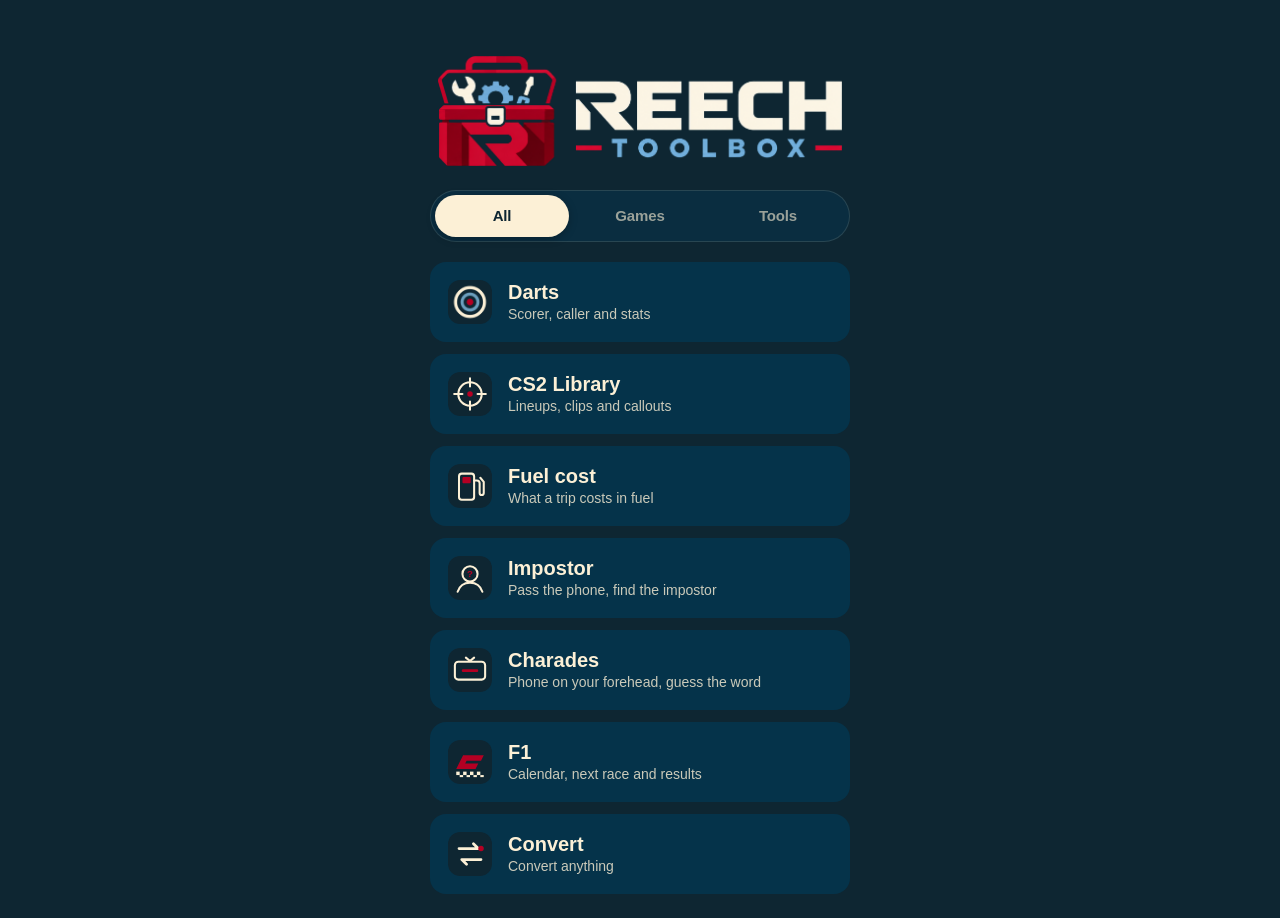
<file: index.html>
<!doctype html>
<html lang="en-GB">
  <head>
    <meta charset="utf-8" />
    <meta name="viewport" content="width=device-width, initial-scale=1, viewport-fit=cover" />
    <title>Reech's Toolbox</title>
    <meta name="theme-color" content="#0e2632" />
    <link rel="icon" href="./darts/icons/icon.svg" type="image/svg+xml" />
    <!-- Home-screen app: opens full screen, no browser bars (the manifest is at the site root) -->
    <link rel="manifest" href="./manifest.json" />
    <link rel="apple-touch-icon" href="./icons/icon-180.png" />
    <meta name="apple-mobile-web-app-capable" content="yes" />
    <meta name="mobile-web-app-capable" content="yes" />
    <meta name="apple-mobile-web-app-status-bar-style" content="black-translucent" />
    <meta name="apple-mobile-web-app-title" content="Reech" />

    <style>
      :root { color-scheme: dark; }

      * { box-sizing: border-box; }

      body {
        margin: 0;
        min-height: 100vh;
        min-height: 100dvh;
        display: grid;
        place-items: start center;
        padding: 24px;
        /* after the shorthand, so it isn't overridden: clear of the notch in home-screen mode */
        padding-top: max(56px, calc(env(safe-area-inset-top) + 32px));
        padding-bottom: calc(env(safe-area-inset-bottom) + 24px);
        background: #0e2632;
        color: #fcf0d6;
        font-family: -apple-system, BlinkMacSystemFont, "Segoe UI", Roboto, "Helvetica Neue", Helvetica, Arial, sans-serif;
      }

      main {
        width: 100%;
        max-width: 420px;
      }

      .toolbox-logo {
        display: block;
        width: 100%;
        height: auto;
        margin: 0 auto 24px;
        padding: 0 8px;
      }

      a {
        display: flex;
        align-items: center;
        gap: 16px;
        padding: 18px;
        border-radius: 16px;
        background: #b40023;
        color: inherit;
        text-decoration: none;
        transition:
          background-color 180ms ease,
          transform 180ms ease;
      }

      a:active { background: #710004; }

      a:focus-visible {
        outline: 2px solid #6b9ebd;
        outline-offset: 3px;
      }

      .t {
        display: block;
        font-size: 1.25rem;
        font-weight: 750;
      }

      .s {
        display: block;
        margin-top: 2px;
        font-size: 0.875rem;
        opacity: 0.8;
      }

      main a img {
        width: 44px;
        height: 44px;
        border-radius: 12px;
      }

      main a + a { margin-top: 12px; }

      a.cs { background: #05334a; }
      a.cs:hover { background: #063d58; }
      a.cs:active { background: #0e2632; }

      /* All / Games / Tools */
      .filter {
        display: flex;
        gap: 4px;
        margin: 0 0 20px;
        padding: 4px;
        border-radius: 999px;
        background: #0a2d40;
        border: 1px solid rgba(252, 240, 214, 0.12);
      }

      .filter button {
        flex: 1;
        min-height: 42px;
        border: 0;
        border-radius: 999px;
        background: none;
        color: rgba(252, 240, 214, 0.6);
        font: inherit;
        font-size: 0.9375rem;
        font-weight: 800;
        letter-spacing: -0.01em;
        cursor: pointer;
        transition: background 150ms, color 150ms;
      }

      .filter button:hover {
        color: #fcf0d6;
      }

      .filter button[aria-pressed="true"] {
        background: #fcf0d6;
        color: #0e2632;
        box-shadow: 0 2px 8px rgba(0, 0, 0, 0.25);
      }

      .filter button:focus-visible {
        outline: 2px solid #6b9ebd;
        outline-offset: 2px;
      }

      main a[hidden] {
        display: none;
      }

      main a:not([hidden]) ~ a:not([hidden]) {
        margin-top: 12px;
      }

      main a + a {
        margin-top: 0;
      }
    </style>
  </head>

  <body>
    <main>
      <img
        class="toolbox-logo"
        src="./logo.png"
        alt="Reech's Toolbox"
      />

      <div class="filter" role="group" aria-label="Show">
        <button type="button" data-show="all" aria-pressed="true">All</button>
        <button type="button" data-show="games" aria-pressed="false">Games</button>
        <button type="button" data-show="tools" aria-pressed="false">Tools</button>
      </div>

      <a class="cs" href="./darts/" data-kind="games">
        <img src="./darts/icons/icon-192.png" alt="" />
        <span>
          <span class="t">Darts</span>
          <span class="s">Scorer, caller and stats</span>
        </span>
      </a>

      <a class="cs" href="./cs2-library/" data-kind="tools">
        <img src="./cs2-library/icons/icon.svg" alt="" />
        <span>
          <span class="t">CS2 Library</span>
          <span class="s">Lineups, clips and callouts</span>
        </span>
      </a>

      <a class="cs" href="./fuel/" data-kind="tools">
        <img src="./fuel/icons/icon.svg" alt="" />
        <span>
          <span class="t">Fuel cost</span>
          <span class="s">What a trip costs in fuel</span>
        </span>
      </a>

      <a class="cs" href="./impostor/" data-kind="games">
        <img src="./impostor/icons/icon.svg" alt="" />
        <span>
          <span class="t">Impostor</span>
          <span class="s">Pass the phone, find the impostor</span>
        </span>
      </a>

      <a class="cs" href="./charades/" data-kind="games">
        <img src="./charades/icons/icon.svg" alt="" />
        <span>
          <span class="t">Charades</span>
          <span class="s">Phone on your forehead, guess the word</span>
        </span>
      </a>

      <a class="cs" href="./f1/" data-kind="tools">
        <img src="./f1/icons/icon.svg" alt="" />
        <span>
          <span class="t">F1</span>
          <span class="s">Calendar, next race and results</span>
        </span>
      </a>

      <a class="cs" href="./convert/" data-kind="tools">
        <img src="./convert/icons/icon.svg" alt="" />
        <span>
          <span class="t">Convert</span>
          <span class="s">Convert anything</span>
        </span>
      </a>
    </main>

    <script>
      // All / Games / Tools, remembered.
      (function () {
        var buttons = document.querySelectorAll(".filter button");

        function show(kind) {
          buttons.forEach(function (b) {
            b.setAttribute(
              "aria-pressed",
              String(b.dataset.show === kind)
            );
          });

          document.querySelectorAll("main a[data-kind]").forEach(function (a) {
            a.hidden =
              kind !== "all" &&
              a.dataset.kind !== kind;
          });

          try {
            localStorage.setItem("reechHub:show", kind);
          } catch (e) {}
        }

        buttons.forEach(function (b) {
          b.addEventListener("click", function () {
            show(b.dataset.show);
          });
        });

        var saved = "all";

        try {
          saved =
            localStorage.getItem("reechHub:show") ||
            "all";
        } catch (e) {}

        show(saved);
      })();
    </script>
  </body>
</html>
</file>
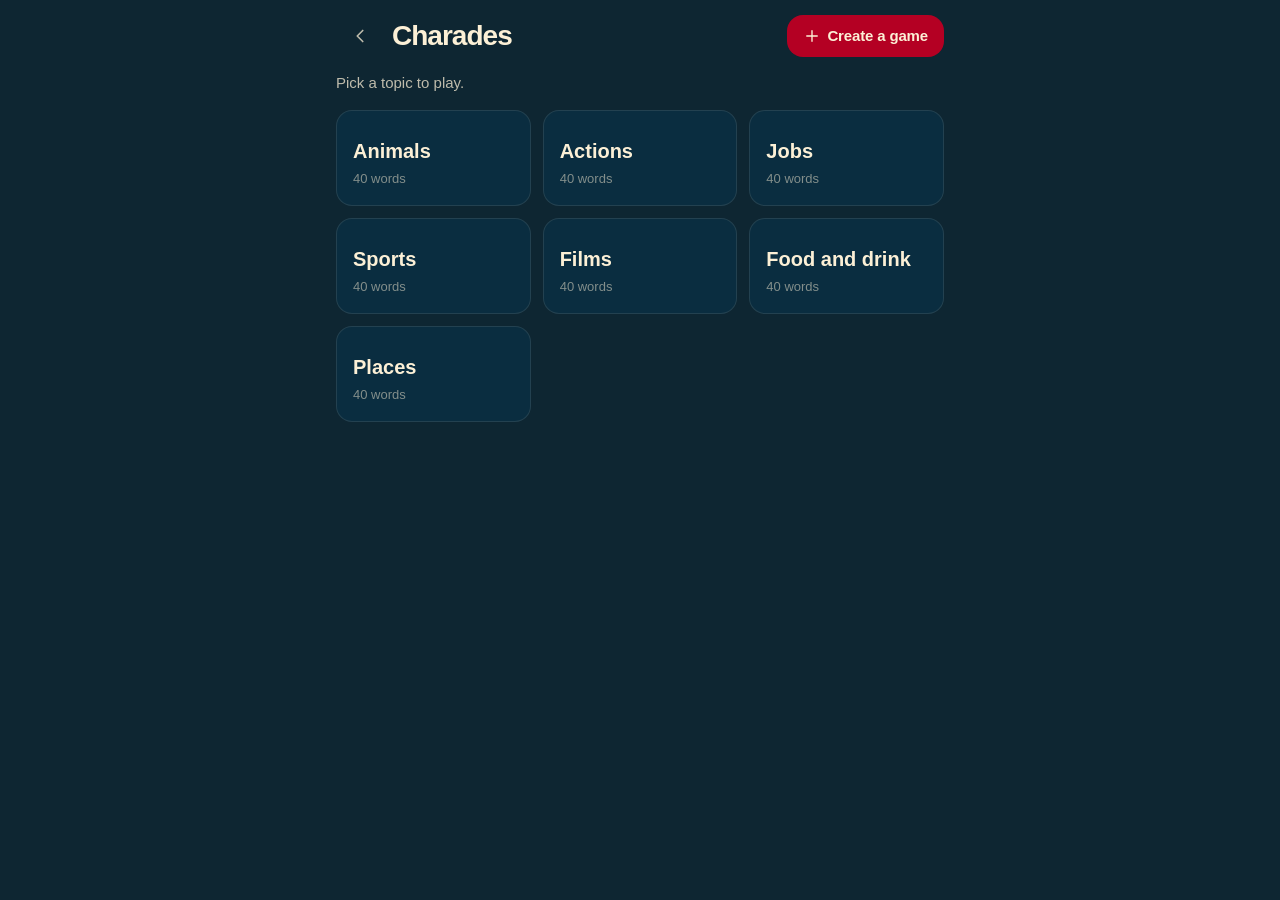
<file: charades/index.html>
<!doctype html>
<html lang="en-GB">
  <head>
    <meta charset="utf-8" />
    <meta name="viewport" content="width=device-width, initial-scale=1, viewport-fit=cover" />
    <title>Charades</title>
    <meta name="theme-color" content="#0e2632" />
    <link rel="icon" href="./icons/icon.svg" type="image/svg+xml" />
    <!-- Home-screen app: opens full screen, no browser bars (the manifest is at the site root) -->
    <link rel="manifest" href="../manifest.json" />
    <link rel="apple-touch-icon" href="../icons/icon-180.png" />
    <meta name="apple-mobile-web-app-capable" content="yes" />
    <meta name="mobile-web-app-capable" content="yes" />
    <meta name="apple-mobile-web-app-status-bar-style" content="black-translucent" />
    <meta name="apple-mobile-web-app-title" content="Reech" />
    <link rel="stylesheet" href="./css/tokens.css" />
    <link rel="stylesheet" href="./css/base.css" />
    <link rel="stylesheet" href="./css/components.css" />
    <link rel="stylesheet" href="./css/app.css" />
  </head>
  <body>
    <div id="app"></div>
    <script type="module" src="./js/main.js"></script>
  </body>
</html>
</file>
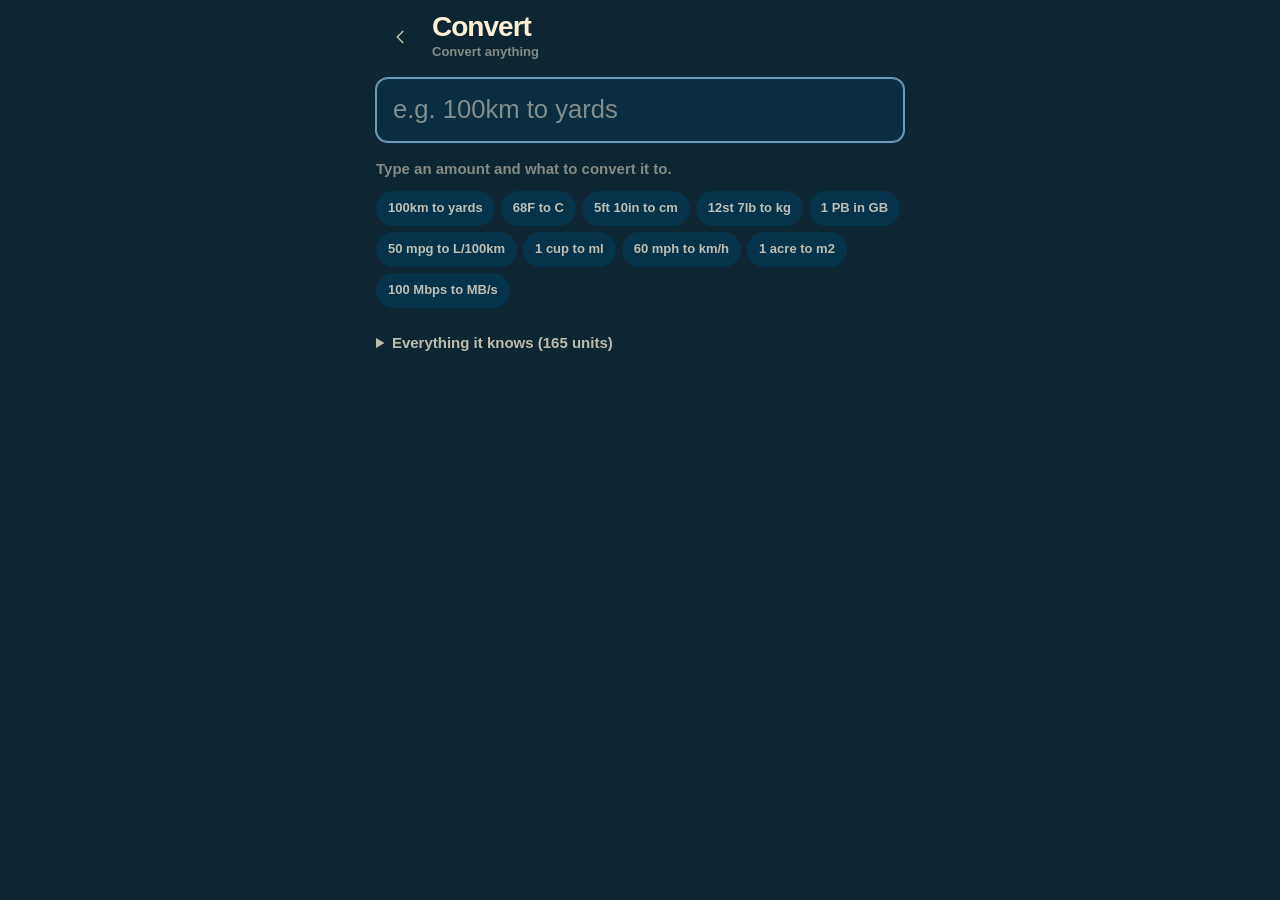
<file: convert/index.html>
<!doctype html>
<html lang="en-GB">
  <head>
    <meta charset="utf-8" />
    <meta name="viewport" content="width=device-width, initial-scale=1, viewport-fit=cover" />
    <title>Convert</title>
    <meta name="theme-color" content="#0e2632" />
    <link rel="icon" href="./icons/icon.svg" type="image/svg+xml" />
    <!-- Home-screen app: opens full screen, no browser bars (the manifest is at the site root) -->
    <link rel="manifest" href="../manifest.json" />
    <link rel="apple-touch-icon" href="../icons/icon-180.png" />
    <meta name="apple-mobile-web-app-capable" content="yes" />
    <meta name="mobile-web-app-capable" content="yes" />
    <meta name="apple-mobile-web-app-status-bar-style" content="black-translucent" />
    <meta name="apple-mobile-web-app-title" content="Reech" />
    <link rel="stylesheet" href="./css/tokens.css" />
    <link rel="stylesheet" href="./css/base.css" />
    <link rel="stylesheet" href="./css/components.css" />
    <link rel="stylesheet" href="./css/app.css" />
  </head>
  <body>
    <div id="app"></div>
    <script type="module" src="./js/main.js"></script>
  </body>
</html>
</file>
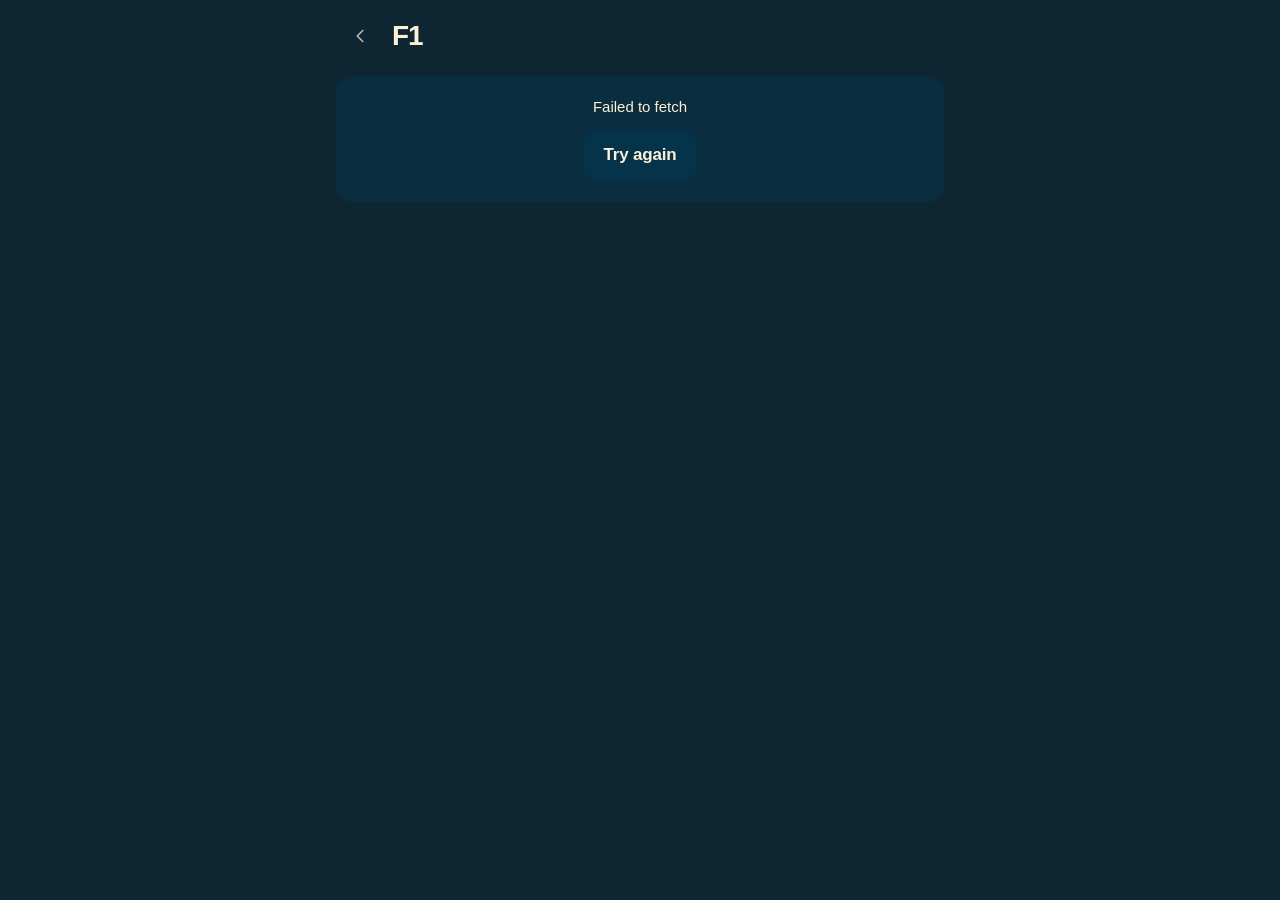
<file: f1/index.html>
<!doctype html>
<html lang="en-GB">
  <head>
    <meta charset="utf-8" />
    <meta name="viewport" content="width=device-width, initial-scale=1, viewport-fit=cover" />
    <title>F1</title>
    <meta name="theme-color" content="#0e2632" />
    <link rel="icon" href="./icons/icon.svg" type="image/svg+xml" />
    <!-- Home-screen app: opens full screen, no browser bars (the manifest is at the site root) -->
    <link rel="manifest" href="../manifest.json" />
    <link rel="apple-touch-icon" href="../icons/icon-180.png" />
    <meta name="apple-mobile-web-app-capable" content="yes" />
    <meta name="mobile-web-app-capable" content="yes" />
    <meta name="apple-mobile-web-app-status-bar-style" content="black-translucent" />
    <meta name="apple-mobile-web-app-title" content="Reech" />
    <link rel="stylesheet" href="./css/tokens.css" />
    <link rel="stylesheet" href="./css/base.css" />
    <link rel="stylesheet" href="./css/components.css" />
    <link rel="stylesheet" href="./css/app.css" />
  </head>
  <body>
    <div id="app"></div>
    <script type="module" src="./js/main.js"></script>
  </body>
</html>
</file>
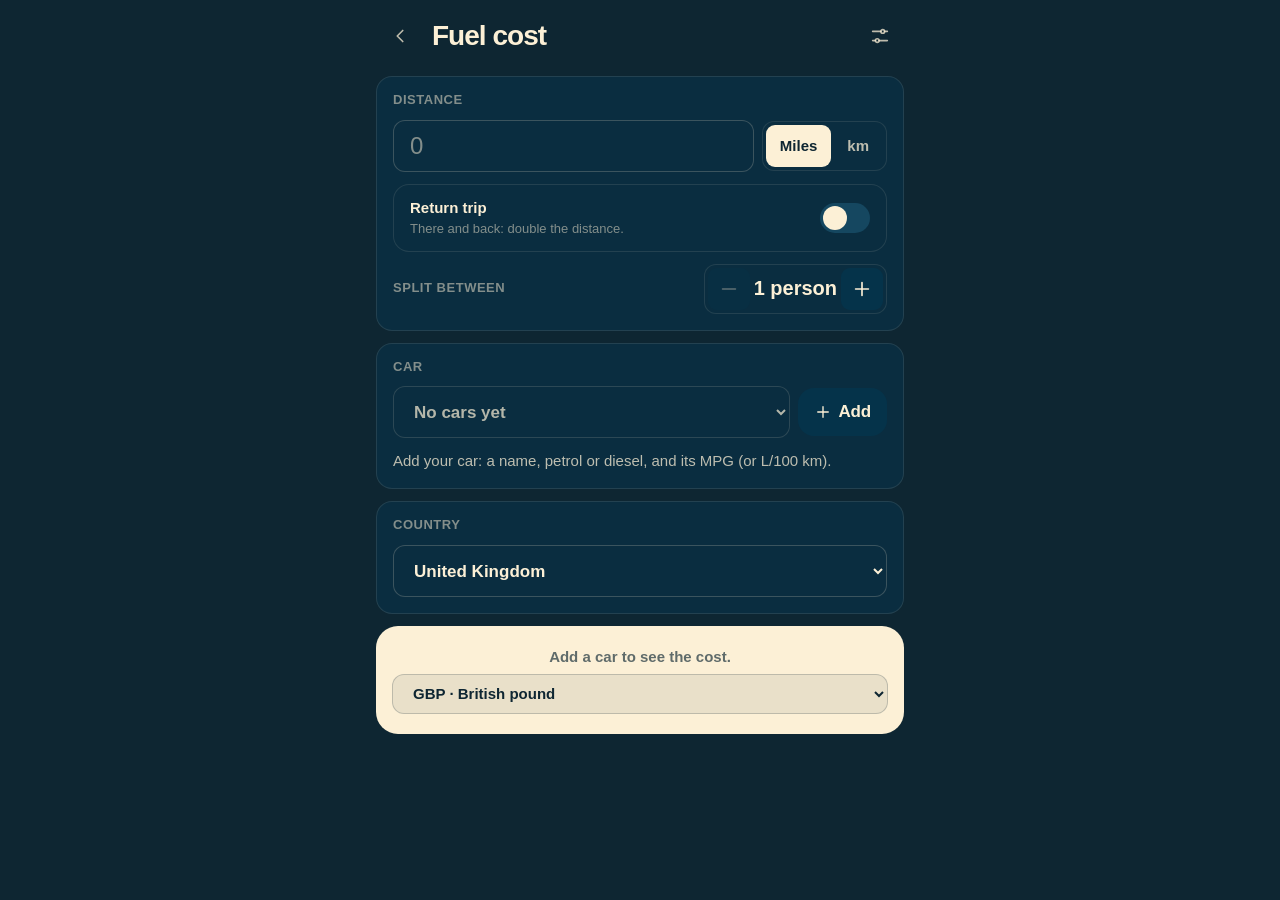
<file: fuel/index.html>
<!doctype html>
<html lang="en-GB">
  <head>
    <meta charset="utf-8" />
    <meta name="viewport" content="width=device-width, initial-scale=1, viewport-fit=cover" />
    <title>Fuel cost</title>
    <meta name="theme-color" content="#0e2632" />
    <link rel="icon" href="./icons/icon.svg" type="image/svg+xml" />
    <!-- Home-screen app: opens full screen, no browser bars (the manifest is at the site root) -->
    <link rel="manifest" href="../manifest.json" />
    <link rel="apple-touch-icon" href="../icons/icon-180.png" />
    <meta name="apple-mobile-web-app-capable" content="yes" />
    <meta name="mobile-web-app-capable" content="yes" />
    <meta name="apple-mobile-web-app-status-bar-style" content="black-translucent" />
    <meta name="apple-mobile-web-app-title" content="Reech" />
    <link rel="stylesheet" href="./css/tokens.css" />
    <link rel="stylesheet" href="./css/base.css" />
    <link rel="stylesheet" href="./css/components.css" />
    <link rel="stylesheet" href="./css/app.css" />
  </head>
  <body>
    <div id="app"></div>
    <script type="module" src="./js/main.js"></script>
  </body>
</html>
</file>
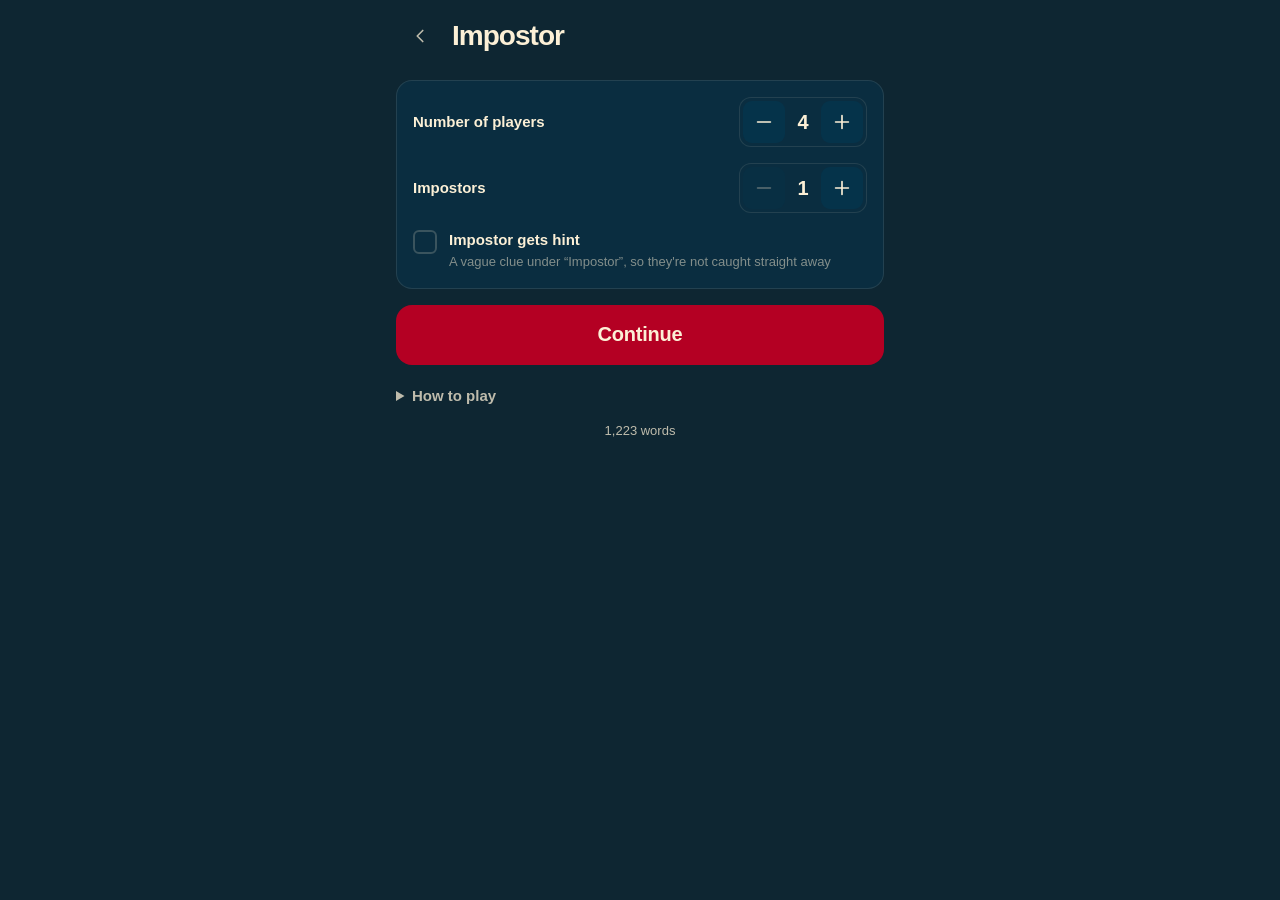
<file: impostor/index.html>
<!doctype html>
<html lang="en-GB">
  <head>
    <meta charset="utf-8" />
    <meta name="viewport" content="width=device-width, initial-scale=1, viewport-fit=cover" />
    <title>Impostor</title>
    <meta name="theme-color" content="#0e2632" />
    <link rel="icon" href="./icons/icon.svg" type="image/svg+xml" />
    <!-- Home-screen app: opens full screen, no browser bars (the manifest is at the site root) -->
    <link rel="manifest" href="../manifest.json" />
    <link rel="apple-touch-icon" href="../icons/icon-180.png" />
    <meta name="apple-mobile-web-app-capable" content="yes" />
    <meta name="mobile-web-app-capable" content="yes" />
    <meta name="apple-mobile-web-app-status-bar-style" content="black-translucent" />
    <meta name="apple-mobile-web-app-title" content="Reech" />
    <link rel="stylesheet" href="./css/tokens.css" />
    <link rel="stylesheet" href="./css/base.css" />
    <link rel="stylesheet" href="./css/components.css" />
    <link rel="stylesheet" href="./css/app.css" />
  </head>
  <body>
    <div id="app"></div>
    <script type="module" src="./js/main.js"></script>
  </body>
</html>
</file>
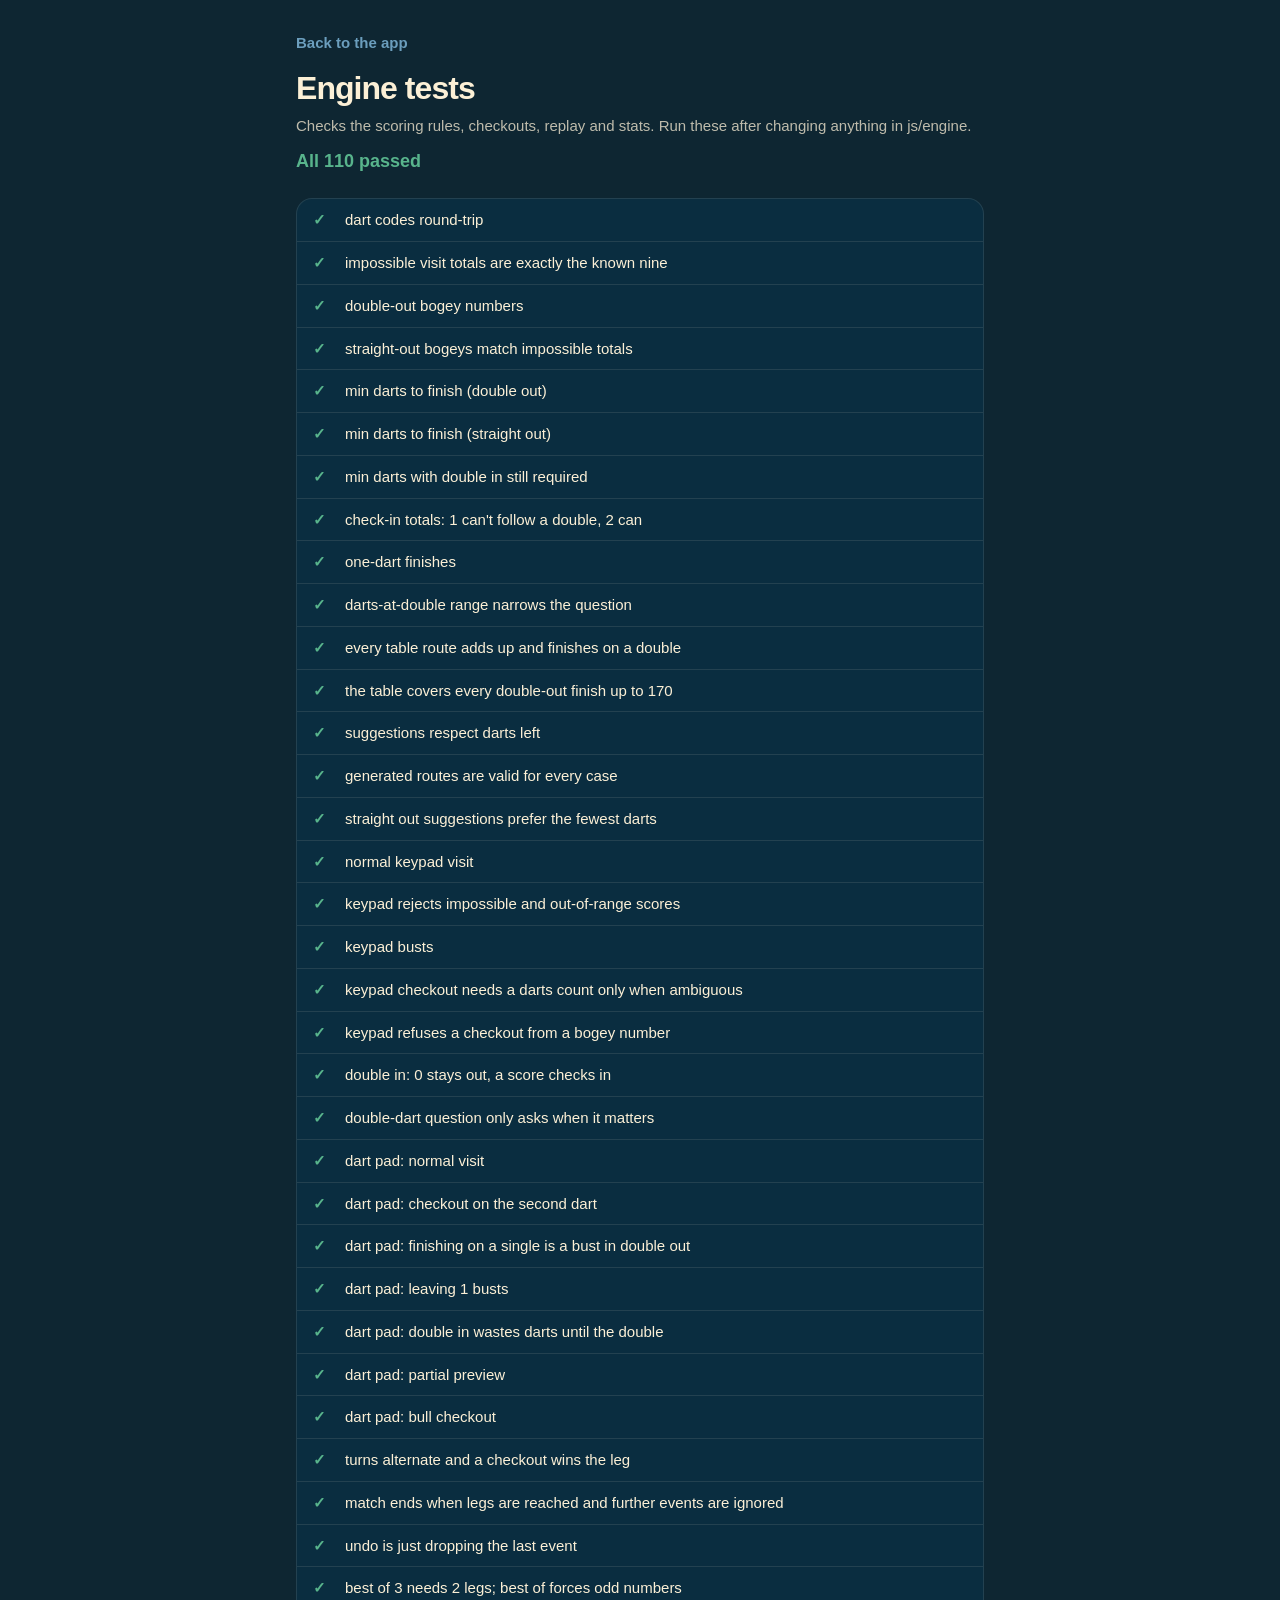
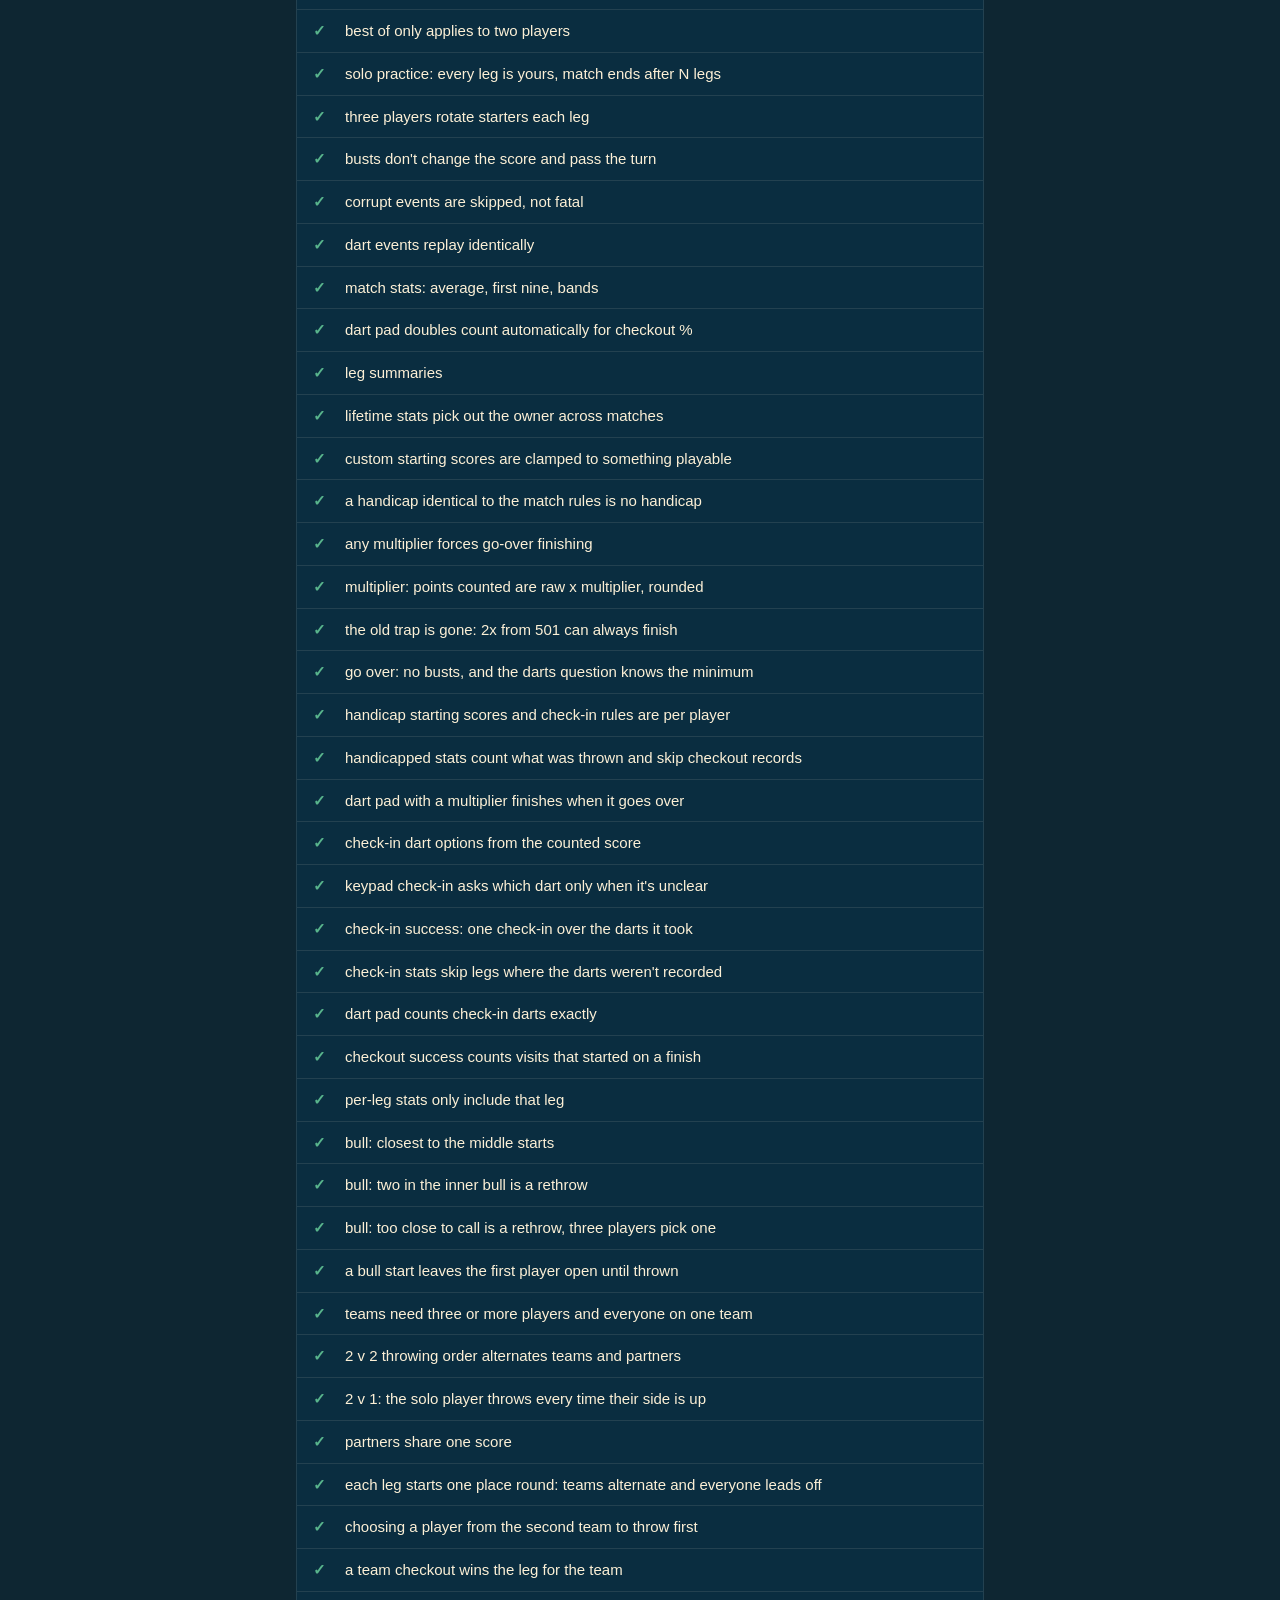
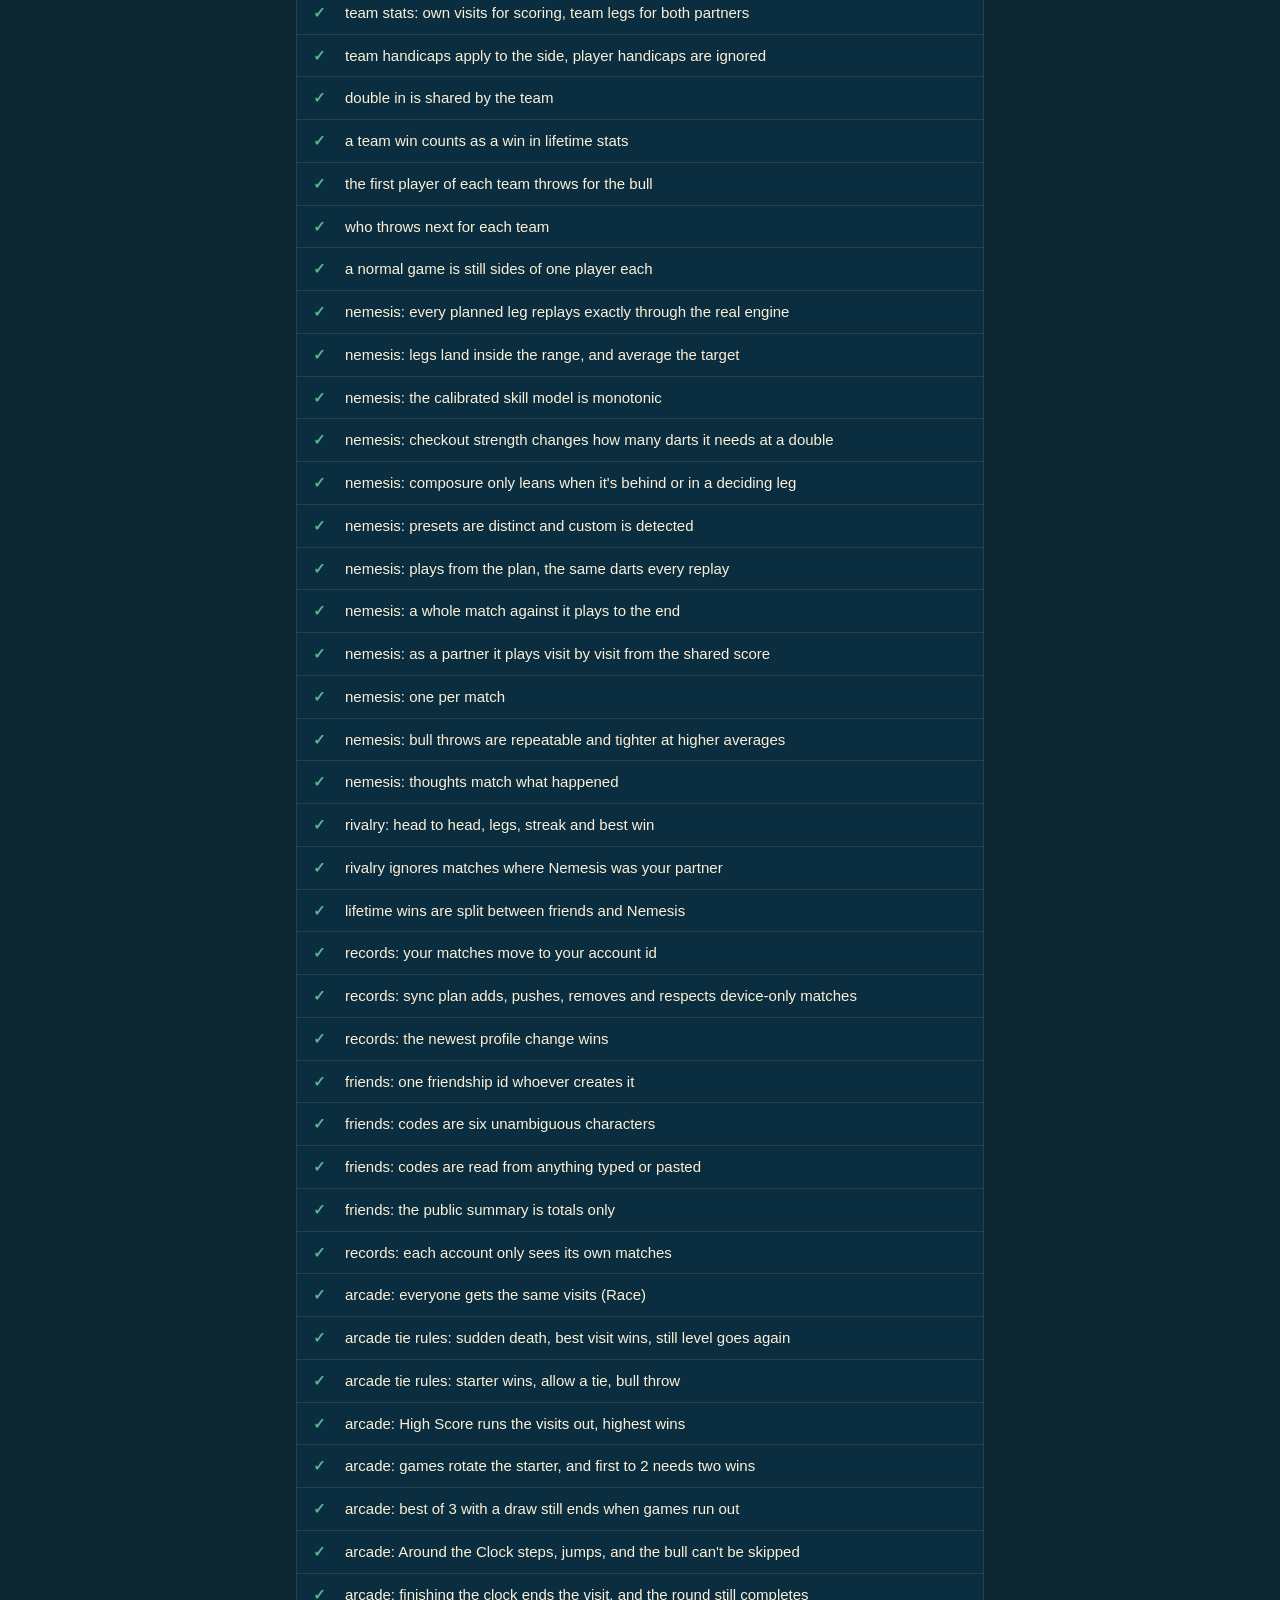
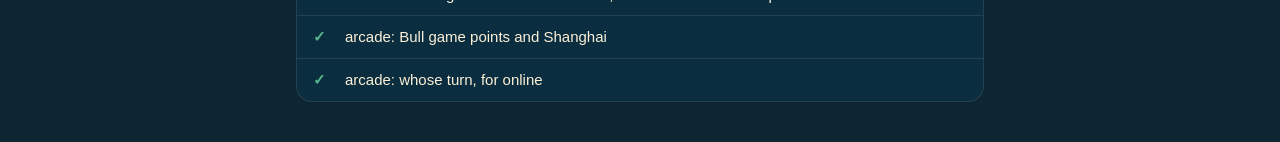
<file: darts/tests/index.html>
<!doctype html>
<html lang="en-GB">
  <head>
    <meta charset="utf-8" />
    <meta name="viewport" content="width=device-width, initial-scale=1" />
    <title>Engine tests | Reech Darts</title>
    <link rel="icon" href="../icons/icon.svg" type="image/svg+xml" />
    <link rel="stylesheet" href="../css/tokens.css" />
    <link rel="stylesheet" href="../css/base.css" />
    <style>
      .page { padding-top: 32px; }
      h1 { font-size: 2rem; font-weight: 800; letter-spacing: -0.03em; }
      .summary { margin: 12px 0 24px; font-size: 1.125rem; font-weight: 700; }
      .summary.is-ok { color: var(--ok); }
      .summary.is-bad { color: var(--bad); }
      ol { margin: 0; padding: 0; list-style: none; border-radius: 16px; background: var(--surface); border: 1px solid var(--line); }
      li { display: grid; grid-template-columns: 1.5rem 1fr; gap: 8px; padding: 10px 16px; }
      li + li { border-top: 1px solid var(--line); }
      .mark { font-weight: 800; }
      .ok .mark { color: var(--ok); }
      .bad .mark { color: var(--bad); }
      .err { grid-column: 2; color: var(--bad); font-size: 0.8125rem; }
      a { color: var(--marble); font-weight: 600; }
    </style>
  </head>
  <body>
    <main class="page">
      <p><a href="../">Back to the app</a></p>
      <h1 style="margin-top: 16px">Engine tests</h1>
      <p class="muted" style="margin-top: 8px">Checks the scoring rules, checkouts, replay and stats. Run these after changing anything in js/engine.</p>
      <p class="summary" id="summary">Running…</p>
      <ol id="results"></ol>
    </main>
    <script type="module">
      import { run } from "./engine.test.js";
      const results = await run();
      const list = document.getElementById("results");
      let failed = 0;
      for (const r of results) {
        const li = document.createElement("li");
        li.className = r.ok ? "ok" : "bad";
        li.innerHTML = `<span class="mark">${r.ok ? "✓" : "✗"}</span><span></span>`;
        li.children[1].textContent = r.name;
        if (!r.ok) {
          failed++;
          const e = document.createElement("span");
          e.className = "err";
          e.textContent = r.error;
          li.append(e);
        }
        list.append(li);
      }
      const s = document.getElementById("summary");
      s.textContent = failed ? `${failed} of ${results.length} failed` : `All ${results.length} passed`;
      s.className = `summary ${failed ? "is-bad" : "is-ok"}`;
    </script>
  </body>
</html>
</file>
<file: charades/css/tokens.css>
/* css/tokens.css
   The Reech Darts identity. Everything else reads from these. */

:root {
  /* Palette */
  --obsidian: #0e2632;
  --cosmos: #05334a;
  --varden: #fcf0d6;
  --crimson: #b40023;
  --dark-red: #710004;
  --marble: #6b9ebd;

  /* Roles */
  --bg: var(--obsidian);
  --surface: #0a2d40; /* between obsidian and cosmos: resting cards */
  --surface-2: var(--cosmos); /* keys, raised controls */
  --surface-3: #154760; /* hover and selected on navy */
  --line: rgba(252, 240, 214, 0.1);
  --line-strong: rgba(252, 240, 214, 0.2);

  --ink: var(--varden);
  --ink-2: rgba(252, 240, 214, 0.74);
  --ink-3: rgba(252, 240, 214, 0.5);
  --data: var(--marble);

  --action: var(--crimson);
  --action-press: var(--dark-red);
  --action-ink: var(--varden);

  /* The slab: the player at the oche */
  --slab: var(--varden);
  --slab-ink: var(--obsidian);
  --slab-ink-2: rgba(14, 38, 50, 0.66);
  --slab-line: rgba(14, 38, 50, 0.14);

  /* States, tuned to sit with the palette */
  --ok: #58b48c;
  --ok-bg: rgba(88, 180, 140, 0.16);
  --warn: #e8b04e;
  --warn-bg: rgba(232, 176, 78, 0.16);
  --bad: #f2646c;
  --bad-bg: rgba(180, 0, 35, 0.22);

  /* Type */
  --font: -apple-system, BlinkMacSystemFont, "Segoe UI", Roboto, "Helvetica Neue", Helvetica, Arial, sans-serif;
  --fs-12: 0.75rem;
  --fs-13: 0.8125rem;
  --fs-15: 0.9375rem;
  --fs-17: 1.0625rem;
  --fs-20: 1.25rem;
  --fs-24: 1.5rem;
  --fs-32: 2rem;
  --fs-44: 2.75rem;
  --tight: -0.035em;

  /* Space (4px grid) */
  --s1: 4px;
  --s2: 8px;
  --s3: 12px;
  --s4: 16px;
  --s5: 20px;
  --s6: 24px;
  --s8: 32px;
  --s10: 40px;

  /* Radii by hierarchy: big panels round the most, small controls the least */
  --r-slab: 22px;
  --r-card: 16px;
  --r-key: 12px;
  --r-pill: 999px;

  --tap: 48px;
  --ease: cubic-bezier(0.2, 0.7, 0.2, 1);
  --page-max: 720px;

  --safe-top: env(safe-area-inset-top, 0px);
  --safe-bottom: env(safe-area-inset-bottom, 0px);
  --safe-left: env(safe-area-inset-left, 0px);
  --safe-right: env(safe-area-inset-right, 0px);

  color-scheme: dark;
}
</file>
<file: charades/css/base.css>
/* css/base.css */

*,
*::before,
*::after {
  box-sizing: border-box;
}

html {
  -webkit-text-size-adjust: 100%;
  text-size-adjust: 100%;
  background: var(--bg);
}

body {
  margin: 0;
  min-height: 100vh;
  min-height: 100dvh;
  background: var(--bg);
  color: var(--ink);
  font-family: var(--font);
  font-size: var(--fs-15);
  line-height: 1.45;
  -webkit-font-smoothing: antialiased;
  -moz-osx-font-smoothing: grayscale;
  -webkit-tap-highlight-color: transparent;
  overscroll-behavior-y: none;
}

h1,
h2,
h3,
p {
  margin: 0;
}

h1,
h2,
h3 {
  font-weight: 750;
  letter-spacing: -0.02em;
  line-height: 1.15;
}

a {
  color: inherit;
  text-decoration: none;
}

button,
input,
select,
textarea {
  font: inherit;
  color: inherit;
}

button {
  cursor: pointer;
  border: 0;
  background: none;
  padding: 0;
  touch-action: manipulation;
}

button:disabled {
  cursor: default;
}

input {
  -webkit-appearance: none;
  appearance: none;
}

:focus {
  outline: none;
}

:focus-visible {
  outline: 2px solid var(--marble);
  outline-offset: 2px;
}

.num {
  font-variant-numeric: tabular-nums;
  font-feature-settings: "tnum" 1;
}

.visually-hidden {
  position: absolute !important;
  width: 1px;
  height: 1px;
  overflow: hidden;
  clip: rect(0 0 0 0);
  white-space: nowrap;
}

.icon {
  display: inline-flex;
  flex: none;
  line-height: 0;
}

/* ---------------------------------------------------------------- pages */

#app {
  min-height: 100vh;
  min-height: 100dvh;
}

.page {
  width: 100%;
  max-width: var(--page-max);
  margin: 0 auto;
  padding: calc(var(--safe-top) + var(--s2)) calc(var(--s4) + var(--safe-right)) calc(var(--s10) + var(--safe-bottom))
    calc(var(--s4) + var(--safe-left));
}

.page--wide {
  --page-max: 1040px;
}

.section {
  margin-top: var(--s8);
}

.section__head {
  display: flex;
  align-items: baseline;
  justify-content: space-between;
  gap: var(--s3);
  margin-bottom: var(--s3);
}

.section__title {
  font-size: var(--fs-17);
  font-weight: 700;
  letter-spacing: -0.01em;
}

.section__note {
  color: var(--ink-3);
  font-size: var(--fs-13);
}

.muted {
  color: var(--ink-2);
}

.faint {
  color: var(--ink-3);
}

/* Screen change: a short settle, only in response to navigation. */
.screen-enter {
  opacity: 0;
  transform: translateY(6px);
}

#app > * {
  transition:
    opacity 180ms var(--ease),
    transform 220ms var(--ease);
}

@media (prefers-reduced-motion: reduce) {
  *,
  *::before,
  *::after {
    transition-duration: 1ms !important;
    animation-duration: 1ms !important;
    animation-iteration-count: 1 !important;
  }
}

/* Hidden always means hidden, whatever display a component's class sets. */
[hidden] {
  display: none !important;
}
</file>
<file: charades/css/components.css>
/* css/components.css */

/* ---------------------------------------------------------------- top bar */

.topbar {
  display: grid;
  grid-template-columns: var(--tap) 1fr auto;
  align-items: center;
  gap: var(--s2);
  min-height: 56px;
}

.topbar__spacer {
  width: var(--tap);
}

.topbar__title {
  min-width: 0;
  text-align: center;
}

.topbar__title h1 {
  font-size: var(--fs-17);
  font-weight: 700;
  letter-spacing: -0.01em;
  white-space: nowrap;
  overflow: hidden;
  text-overflow: ellipsis;
}

.topbar__title p {
  color: var(--ink-3);
  font-size: var(--fs-12);
  margin-top: 1px;
  white-space: nowrap;
  overflow: hidden;
  text-overflow: ellipsis;
}

.topbar__actions {
  display: flex;
  justify-content: flex-end;
  min-width: var(--tap);
}

.icon-btn {
  display: inline-grid;
  place-items: center;
  width: var(--tap);
  height: var(--tap);
  border-radius: var(--r-key);
  color: var(--ink-2);
  transition:
    background 120ms,
    color 120ms;
}

.icon-btn:hover {
  color: var(--ink);
  background: rgba(252, 240, 214, 0.06);
}

.icon-btn:active {
  background: rgba(252, 240, 214, 0.1);
}

.icon-btn:disabled {
  opacity: 0.35;
  pointer-events: none;
}

/* ---------------------------------------------------------------- buttons */

.btn {
  display: inline-flex;
  flex-direction: column;
  align-items: center;
  justify-content: center;
  gap: 2px;
  min-height: 52px;
  padding: var(--s2) var(--s5);
  border-radius: var(--r-card);
  font-size: var(--fs-17);
  font-weight: 700;
  letter-spacing: -0.01em;
  text-align: center;
  transition:
    background 120ms,
    transform 120ms var(--ease),
    color 120ms;
  user-select: none;
  -webkit-user-select: none;
}

.btn:active:not(:disabled) {
  transform: scale(0.985);
}

.btn:disabled {
  opacity: 0.4;
}

.btn--primary {
  background: var(--action);
  color: var(--action-ink);
}

.btn--primary:hover:not(:disabled) {
  background: #c1022a;
}

.btn--primary:active:not(:disabled) {
  background: var(--action-press);
}

.btn--quiet {
  background: var(--surface-2);
  color: var(--ink);
}

.btn--quiet:hover:not(:disabled) {
  background: var(--surface-3);
}

.btn--danger {
  background: var(--bad-bg);
  color: var(--bad);
}

.btn--danger:active:not(:disabled) {
  background: var(--dark-red);
  color: var(--varden);
}

.btn--ghost {
  background: transparent;
  color: var(--ink-2);
  min-height: 44px;
  font-weight: 600;
  font-size: var(--fs-15);
}

.btn--ghost:hover:not(:disabled) {
  color: var(--ink);
}

.btn--block {
  width: 100%;
}

.btn--tile {
  min-height: 64px;
  font-size: var(--fs-24);
  font-weight: 800;
  font-variant-numeric: tabular-nums;
  padding: var(--s2);
}

.btn__sub {
  font-size: var(--fs-12);
  font-weight: 500;
  color: var(--ink-3);
  letter-spacing: 0;
}

.btn--primary .btn__sub {
  color: rgba(252, 240, 214, 0.75);
}

.btn-row {
  display: flex;
  gap: var(--s3);
}

.btn-row > .btn {
  flex: 1;
}

/* ---------------------------------------------------------------- segmented */

.seg {
  display: flex;
  gap: 2px;
  padding: 3px;
  border-radius: var(--r-key);
  background: var(--surface);
  border: 1px solid var(--line);
}

.seg__opt {
  flex: 1 1 0;
  min-width: 0;
  min-height: 42px;
  padding: 0 var(--s2);
  border-radius: 9px;
  color: var(--ink-2);
  font-weight: 650;
  font-size: var(--fs-15);
  font-variant-numeric: tabular-nums;
  white-space: nowrap;
  transition:
    background 140ms,
    color 140ms;
}

.seg__opt:hover:not([aria-checked="true"]):not(:disabled) {
  color: var(--ink);
}

.seg__opt[aria-checked="true"] {
  background: var(--varden);
  color: var(--obsidian);
}

.seg__opt:disabled {
  opacity: 0.35;
}

/* ---------------------------------------------------------------- stepper */

.stepper {
  display: inline-flex;
  align-items: center;
  gap: var(--s1);
  padding: 3px;
  border-radius: var(--r-key);
  background: var(--surface);
  border: 1px solid var(--line);
}

.stepper__btn {
  width: 42px;
  height: 42px;
  border-radius: 9px;
  background: var(--surface-2);
  color: var(--ink);
}

.stepper__value {
  min-width: 3ch;
  text-align: center;
  font-size: var(--fs-20);
  font-weight: 750;
  font-variant-numeric: tabular-nums;
}

/* ---------------------------------------------------------------- rows (lists and settings) */

.rows {
  border-radius: var(--r-card);
  background: var(--surface);
  border: 1px solid var(--line);
  overflow: hidden;
}

.row {
  display: flex;
  align-items: center;
  gap: var(--s3);
  width: 100%;
  min-height: 56px;
  padding: var(--s3) var(--s4);
  text-align: left;
}

.rows > .row + .row,
.rows > * + .row {
  border-top: 1px solid var(--line);
}

.row__icon {
  display: grid;
  place-items: center;
  width: 36px;
  height: 36px;
  border-radius: 10px;
  background: var(--surface-2);
  color: var(--marble);
  flex: none;
}

.row__text {
  display: flex;
  flex-direction: column;
  flex: 1;
  min-width: 0;
}

.row__label {
  font-weight: 600;
}

.row__hint {
  color: var(--ink-3);
  font-size: var(--fs-13);
  margin-top: 1px;
}

.row__chev {
  color: var(--ink-3);
}

.row--link {
  transition: background 120ms;
}

.row--link:hover {
  background: rgba(252, 240, 214, 0.04);
}

.row--link:active {
  background: rgba(252, 240, 214, 0.07);
}

.row--danger .row__label {
  color: var(--bad);
}

.row--danger .row__icon {
  color: var(--bad);
  background: var(--bad-bg);
}

.row--field {
  flex-wrap: wrap;
  justify-content: space-between;
}

/* ---------------------------------------------------------------- switch */

.row--switch {
  cursor: pointer;
}

.switch {
  position: relative;
  flex: none;
  width: 50px;
  height: 30px;
}

.switch__input {
  position: absolute;
  inset: 0;
  width: 100%;
  height: 100%;
  margin: 0;
  opacity: 0;
  cursor: pointer;
}

.switch__track {
  position: absolute;
  inset: 0;
  border-radius: var(--r-pill);
  background: var(--surface-3);
  transition: background 160ms;
  pointer-events: none;
}

.switch__track::after {
  content: "";
  position: absolute;
  top: 3px;
  left: 3px;
  width: 24px;
  height: 24px;
  border-radius: 50%;
  background: var(--varden);
  transition: transform 180ms var(--ease);
}

.switch__input:checked + .switch__track {
  background: var(--crimson);
}

.switch__input:checked + .switch__track::after {
  transform: translateX(20px);
}

.switch__input:focus-visible + .switch__track {
  outline: 2px solid var(--marble);
  outline-offset: 2px;
}

/* ---------------------------------------------------------------- inputs */

.field {
  width: 100%;
  min-height: 52px;
  padding: 0 var(--s4);
  border-radius: var(--r-key);
  background: var(--surface);
  border: 1px solid var(--line-strong);
  color: var(--ink);
  font-size: var(--fs-17);
  font-weight: 600;
  transition: border-color 140ms;
}

.field::placeholder {
  color: var(--ink-3);
  font-weight: 500;
}

.field:focus {
  border-color: var(--marble);
}

.field:focus-visible {
  outline: none;
  box-shadow: 0 0 0 1px var(--marble);
}

.range {
  width: 100%;
  height: 32px;
  margin: 0;
  background: transparent;
  cursor: pointer;
  --fill: 50%;
}

.range::-webkit-slider-runnable-track {
  height: 6px;
  border-radius: var(--r-pill);
  background: linear-gradient(to right, var(--crimson) var(--fill), var(--surface-3) var(--fill));
}

.range::-moz-range-track {
  height: 6px;
  border-radius: var(--r-pill);
  background: var(--surface-3);
}

.range::-moz-range-progress {
  height: 6px;
  border-radius: var(--r-pill);
  background: var(--crimson);
}

.range::-webkit-slider-thumb {
  -webkit-appearance: none;
  appearance: none;
  width: 24px;
  height: 24px;
  margin-top: -9px;
  border-radius: 50%;
  border: 0;
  background: var(--varden);
}

.range::-moz-range-thumb {
  width: 24px;
  height: 24px;
  border-radius: 50%;
  border: 0;
  background: var(--varden);
}

.range:focus-visible {
  outline: none;
}

.range:focus-visible::-webkit-slider-thumb {
  box-shadow: 0 0 0 3px var(--marble);
}

.range:focus-visible::-moz-range-thumb {
  box-shadow: 0 0 0 3px var(--marble);
}

/* ---------------------------------------------------------------- chips */

.chips {
  display: flex;
  flex-wrap: wrap;
  gap: var(--s2);
}

.chip {
  display: inline-flex;
  align-items: center;
  gap: 6px;
  min-height: 36px;
  padding: 0 var(--s3);
  border-radius: var(--r-pill);
  background: var(--surface-2);
  color: var(--ink);
  font-size: var(--fs-15);
  font-weight: 600;
  transition: background 120ms;
}

.chip:hover {
  background: var(--surface-3);
}

.chip .icon {
  color: var(--marble);
}

.tag {
  display: inline-flex;
  align-items: center;
  min-height: 22px;
  padding: 0 8px;
  border-radius: var(--r-pill);
  background: rgba(107, 158, 189, 0.18);
  color: var(--marble);
  font-size: var(--fs-12);
  font-weight: 650;
  white-space: nowrap;
}

.tag--win {
  background: var(--ok-bg);
  color: var(--ok);
}

.tag--loss {
  background: var(--bad-bg);
  color: var(--bad);
}

/* ---------------------------------------------------------------- sheets */

.sheet-layer {
  position: fixed;
  inset: 0;
  z-index: 50;
  display: flex;
  align-items: flex-end;
  justify-content: center;
}

.sheet-backdrop {
  position: absolute;
  inset: 0;
  background: rgba(4, 16, 22, 0.66);
  opacity: 0;
  transition: opacity 200ms var(--ease);
}

.sheet {
  position: relative;
  width: 100%;
  max-width: 520px;
  max-height: calc(100dvh - var(--safe-top) - 24px);
  overflow: auto;
  padding: var(--s5) var(--s5) calc(var(--s5) + var(--safe-bottom));
  border-radius: var(--r-slab) var(--r-slab) 0 0;
  background: var(--surface);
  border: 1px solid var(--line);
  border-bottom: 0;
  transform: translateY(24px);
  opacity: 0;
  transition:
    transform 220ms var(--ease),
    opacity 180ms var(--ease);
}

.sheet-layer.is-open .sheet-backdrop {
  opacity: 1;
}

.sheet-layer.is-open .sheet {
  transform: none;
  opacity: 1;
}

@media (min-width: 640px) {
  .sheet-layer {
    align-items: center;
    padding: var(--s6);
  }

  .sheet {
    border-radius: var(--r-slab);
    border-bottom: 1px solid var(--line);
    padding-bottom: var(--s5);
  }
}

.sheet__head {
  display: flex;
  align-items: flex-start;
  justify-content: space-between;
  gap: var(--s3);
}

.sheet__title {
  font-size: var(--fs-24);
  font-weight: 800;
  letter-spacing: var(--tight);
  padding-top: 6px;
}

.sheet__close {
  margin: -6px -10px 0 0;
}

.sheet__lead {
  margin-top: var(--s2);
  color: var(--ink-2);
}

.sheet__body {
  margin-top: var(--s5);
}

.sheet__actions {
  display: flex;
  flex-direction: column;
  gap: var(--s2);
  margin-top: var(--s5);
}

.choices {
  display: grid;
  gap: var(--s2);
}

.choices--grid {
  grid-template-columns: repeat(var(--cols, 3), 1fr);
}

.choices--stack .btn {
  width: 100%;
}

.question + .question {
  margin-top: var(--s5);
}

.question__label {
  display: block;
  margin-bottom: var(--s2);
  color: var(--ink-2);
  font-size: var(--fs-15);
  font-weight: 600;
}

/* ---------------------------------------------------------------- toasts */

.toast-host {
  position: fixed;
  left: 50%;
  top: calc(var(--safe-top) + 12px);
  z-index: 80;
  display: flex;
  flex-direction: column;
  align-items: center;
  gap: var(--s2);
  width: min(92vw, 420px);
  transform: translateX(-50%);
  pointer-events: none;
}

.toast {
  padding: 10px var(--s4);
  border-radius: var(--r-pill);
  background: var(--varden);
  color: var(--obsidian);
  font-weight: 650;
  font-size: var(--fs-15);
  text-align: center;
  opacity: 0;
  transform: translateY(-8px);
  transition:
    opacity 180ms var(--ease),
    transform 220ms var(--ease);
}

.toast.is-in {
  opacity: 1;
  transform: none;
}

.toast--bad {
  background: var(--crimson);
  color: var(--varden);
}

.toast--ok {
  background: var(--ok);
  color: var(--obsidian);
}

/* ---------------------------------------------------------------- empty states */

.empty {
  padding: var(--s8) var(--s5);
  border-radius: var(--r-card);
  border: 1px dashed var(--line-strong);
  text-align: center;
}

.empty h2 {
  font-size: var(--fs-20);
}

.empty p {
  margin: var(--s2) auto var(--s5);
  max-width: 34ch;
  color: var(--ink-2);
}

/* ---------------------------------------------------------------- tabs (Leg 1, Leg 2 ... Final) */

.tabs {
  display: flex;
  gap: 6px;
  margin-bottom: var(--s3);
  overflow-x: auto;
  scrollbar-width: none;
}

.tabs::-webkit-scrollbar {
  display: none;
}

.tabs__tab {
  flex: none;
  min-height: 38px;
  padding: 0 var(--s4);
  border-radius: var(--r-pill);
  border: 1px solid var(--line-strong);
  color: var(--ink-2);
  font-weight: 650;
  font-size: var(--fs-15);
  white-space: nowrap;
  transition:
    background 120ms,
    color 120ms;
}

.tabs__tab:hover {
  color: var(--ink);
}

.tabs__tab[aria-selected="true"] {
  background: var(--varden);
  border-color: var(--varden);
  color: var(--obsidian);
}

/* ---------------------------------------------------------------- comparison table */

.cmp-wrap {
  overflow-x: auto;
  border-radius: var(--r-card);
  background: var(--surface);
  border: 1px solid var(--line);
}

.cmp {
  width: 100%;
  border-collapse: collapse;
  font-size: var(--fs-15);
}

.cmp th,
.cmp td {
  padding: 11px var(--s4);
  text-align: right;
  white-space: nowrap;
}

.cmp thead th {
  color: var(--ink-2);
  font-size: var(--fs-13);
  font-weight: 700;
  border-bottom: 1px solid var(--line);
  vertical-align: bottom;
}

.cmp thead th.is-winner {
  color: var(--ink);
}

.cmp__name {
  display: inline-block;
  max-width: 7.5rem;
  overflow: hidden;
  text-overflow: ellipsis;
  vertical-align: bottom;
}

.cmp__hcp {
  display: inline-grid;
  place-items: center;
  min-width: 16px;
  height: 16px;
  margin-left: 4px;
  border-radius: 5px;
  background: rgba(232, 176, 78, 0.2);
  color: var(--warn);
  font-size: 10px;
  font-weight: 800;
  vertical-align: 1px;
}

.cmp tbody th {
  text-align: left;
  color: var(--ink-2);
  font-weight: 500;
}

.cmp tbody tr + tr > * {
  border-top: 1px solid var(--line);
}

.cmp td {
  color: var(--ink-2);
  font-weight: 600;
}

.cmp td.is-best {
  color: var(--ink);
  font-weight: 800;
}

.cmp--solo td {
  color: var(--ink);
}

/* Three or four players on a phone: tighter cells so every column fits. */
.cmp[data-cols="3"] th,
.cmp[data-cols="3"] td,
.cmp[data-cols="4"] th,
.cmp[data-cols="4"] td {
  padding-left: var(--s2);
  padding-right: var(--s2);
}

.cmp[data-cols="3"] .cmp__name,
.cmp[data-cols="4"] .cmp__name {
  max-width: 4.5rem;
}

@media (max-width: 480px) {
  .cmp {
    font-size: var(--fs-13);
  }

  .cmp th,
  .cmp td {
    padding: 9px var(--s3);
  }

  .cmp tbody th {
    white-space: normal;
    min-width: 6.5rem;
  }
}

.cmp-wrap--compact .cmp th,
.cmp-wrap--compact .cmp td {
  padding-top: 8px;
  padding-bottom: 8px;
}

/* ---------------------------------------------------------------- comparison table: teams */

.cmp__teams th {
  padding-bottom: 4px;
  border-bottom: 0 !important;
}

.cmp__team {
  text-align: center !important;
  color: var(--ink-3) !important;
  font-size: var(--fs-12) !important;
  font-weight: 750;
}

.cmp__team.is-winner {
  color: var(--ok) !important;
}

.cmp--teams td.cmp__split,
.cmp--teams thead tr:last-child th:nth-child(n + 2).cmp__split {
  border-left: 1px solid var(--line);
}

.cmp td.cmp__span {
  text-align: center;
}

/* ---------------------------------------------------------------- the menu bar */

.tabbar {
  position: fixed;
  left: 50%;
  bottom: calc(var(--safe-bottom) + 10px);
  z-index: 30;
  display: grid;
  grid-template-columns: repeat(5, 1fr);
  width: min(calc(100% - 20px), 520px);
  padding: 6px;
  border-radius: 22px;
  background: var(--surface);
  border: 1px solid var(--line-strong);
  transform: translateX(-50%);
}

.tabbar[hidden] {
  display: none;
}

.tabbar__tab {
  display: flex;
  flex-direction: column;
  align-items: center;
  gap: 2px;
  min-height: 52px;
  padding: 6px 2px 4px;
  border-radius: 16px;
  color: var(--ink-3);
  font-size: var(--fs-12);
  font-weight: 650;
  transition:
    background 120ms,
    color 120ms;
}

.tabbar__tab:hover {
  color: var(--ink);
}

.tabbar__tab.is-active {
  background: var(--varden);
  color: var(--obsidian);
}

.tabbar__icon {
  position: relative;
  display: grid;
  place-items: center;
}

.tabbar__badge {
  position: absolute;
  top: -5px;
  right: -9px;
  min-width: 17px;
  height: 17px;
  padding: 0 4px;
  border-radius: var(--r-pill);
  background: var(--crimson);
  color: var(--varden);
  font-size: 10px;
  font-weight: 800;
  line-height: 17px;
  text-align: center;
}

/* Room for the bar under every page, and fixed action bars sit just above it. */
body.has-tabbar .page {
  padding-bottom: calc(var(--safe-bottom) + 104px);
}

body.has-tabbar .setup .page {
  padding-bottom: calc(var(--safe-bottom) + 190px);
}

/* A solid footer: the Start button, with the floating bar beneath it. */
body.has-tabbar .setup__go {
  bottom: 0;
  padding-bottom: calc(var(--safe-bottom) + 84px);
}
</file>
<file: charades/css/app.css>
/* css/app.css: Charades */

.cpage {
  max-width: 640px;
  padding: calc(var(--safe-top) + var(--s3)) var(--s4) calc(var(--safe-bottom) + var(--s8));
  margin: 0 auto;
}

.chead {
  display: flex;
  align-items: center;
  gap: var(--s2);
  margin-bottom: var(--s3);
}

.chead__title {
  flex: 1;
  font-size: var(--fs-28, 1.75rem);
  font-weight: 850;
  letter-spacing: var(--tight);
}

.cnew {
  flex-direction: row;
  gap: 6px;
  min-height: 42px;
  padding: 0 var(--s4);
  font-size: var(--fs-15);
}

.csub {
  margin-bottom: var(--s4);
}

.ctopics {
  display: grid;
  grid-template-columns: repeat(auto-fill, minmax(160px, 1fr));
  gap: var(--s3);
}

.ctopic {
  position: relative;
}

.ctopic__play {
  display: grid;
  gap: 4px;
  width: 100%;
  min-height: 96px;
  padding: var(--s4);
  border-radius: var(--r-card);
  background: var(--surface);
  border: 1px solid var(--line);
  color: var(--ink);
  text-align: left;
  align-content: end;
}

.ctopic__play:hover {
  background: var(--surface-2);
}

.ctopic__name {
  font-size: var(--fs-20);
  font-weight: 850;
}

.ctopic__count {
  color: var(--ink-3);
  font-size: var(--fs-13);
}

.ctopic__edit {
  position: absolute;
  top: 6px;
  right: 6px;
}

.cfield {
  display: grid;
  gap: 6px;
  margin-bottom: var(--s3);
}

.clabel {
  color: var(--ink-3);
  font-size: var(--fs-13);
  font-weight: 750;
  letter-spacing: 0.04em;
  text-transform: uppercase;
}

.cwords {
  resize: vertical;
  font-weight: 500;
  line-height: 1.5;
}

.ccard {
  display: grid;
  gap: var(--s3);
  margin-bottom: var(--s4);
  padding: var(--s4);
  border-radius: var(--r-card);
  background: var(--surface);
  border: 1px solid var(--line);
}

.chow {
  margin-bottom: var(--s4);
  line-height: 1.5;
}

.cbig {
  min-height: 60px;
  font-size: var(--fs-20);
}

/* ---------------------------------------------------------------- playing */

.cplay {
  position: relative;
  display: flex;
  flex-direction: column;
  align-items: center;
  justify-content: center;
  height: 100dvh;
  padding: calc(var(--safe-top) + var(--s3)) var(--s5) calc(var(--safe-bottom) + var(--s3));
  background: var(--bg);
  text-align: center;
  user-select: none;
  -webkit-user-select: none;
  touch-action: manipulation;
}

.cplay__top {
  position: absolute;
  top: calc(var(--safe-top) + var(--s3));
  left: var(--s4);
  right: var(--s4);
  display: flex;
  align-items: center;
  justify-content: center;
}

.ctimer {
  font-size: clamp(1.6rem, 6vh, 2.6rem);
  font-weight: 900;
}

.cstop {
  position: absolute;
  right: 0;
  padding: 8px 14px;
  border-radius: var(--r-pill);
  background: var(--surface-2);
  color: var(--ink-2);
  font-weight: 750;
}

.cword {
  max-width: 18ch;
  font-size: clamp(2.6rem, 14vmin, 7rem);
  font-weight: 900;
  letter-spacing: -0.02em;
  line-height: 1.05;
  overflow-wrap: anywhere;
}

.cplay__zones {
  position: absolute;
  bottom: calc(var(--safe-bottom) + var(--s3));
  left: var(--s5);
  right: var(--s5);
  display: flex;
  justify-content: space-between;
  color: var(--ink-3);
  font-size: var(--fs-15);
  font-weight: 750;
}

.cflash {
  position: absolute;
  inset: 0;
  display: grid;
  place-items: center;
  font-size: clamp(3rem, 16vmin, 8rem);
  font-weight: 900;
}

.cflash[hidden] {
  display: none;
}

.cflash.is-correct {
  background: #1f8f4e;
  color: #fff;
}

.cflash.is-pass {
  background: #c9861f;
  color: #fff;
}

.cflash.is-end {
  background: var(--varden);
  color: var(--obsidian);
}

/* ---------------------------------------------------------------- results */

.cscore {
  display: grid;
  grid-template-columns: 1fr 1fr;
  gap: var(--s3);
  margin: var(--s3) 0 var(--s4);
}

.cscore__box {
  display: grid;
  gap: 2px;
  padding: var(--s4);
  border-radius: var(--r-card);
  text-align: center;
  font-weight: 750;
}

.cscore__box.is-correct {
  background: rgba(31, 143, 78, 0.18);
  border: 1px solid rgba(31, 143, 78, 0.5);
}

.cscore__box.is-pass {
  background: rgba(201, 134, 31, 0.16);
  border: 1px solid rgba(201, 134, 31, 0.5);
}

.cscore__n {
  font-size: clamp(2.4rem, 10vw, 3.4rem);
  font-weight: 900;
}

.clist {
  display: grid;
  gap: 6px;
  margin: 0 0 var(--s5);
  padding: 0;
  list-style: none;
}

.clist li {
  display: flex;
  align-items: center;
  gap: var(--s3);
  padding: 10px 14px;
  border-radius: 10px;
  background: var(--surface);
  font-weight: 700;
}

.clist__mark {
  width: 22px;
  font-weight: 900;
}

.clist .is-correct .clist__mark {
  color: #3fcf72;
}

.clist .is-pass .clist__mark {
  color: #e8a33d;
}

.cactions {
  display: flex;
  gap: var(--s2);
}

.cactions .btn {
  flex: 1;
}
</file>
<file: convert/css/tokens.css>
/* css/tokens.css
   The Reech Darts identity. Everything else reads from these. */

:root {
  /* Palette */
  --obsidian: #0e2632;
  --cosmos: #05334a;
  --varden: #fcf0d6;
  --crimson: #b40023;
  --dark-red: #710004;
  --marble: #6b9ebd;

  /* Roles */
  --bg: var(--obsidian);
  --surface: #0a2d40; /* between obsidian and cosmos: resting cards */
  --surface-2: var(--cosmos); /* keys, raised controls */
  --surface-3: #154760; /* hover and selected on navy */
  --line: rgba(252, 240, 214, 0.1);
  --line-strong: rgba(252, 240, 214, 0.2);

  --ink: var(--varden);
  --ink-2: rgba(252, 240, 214, 0.74);
  --ink-3: rgba(252, 240, 214, 0.5);
  --data: var(--marble);

  --action: var(--crimson);
  --action-press: var(--dark-red);
  --action-ink: var(--varden);

  /* The slab: the player at the oche */
  --slab: var(--varden);
  --slab-ink: var(--obsidian);
  --slab-ink-2: rgba(14, 38, 50, 0.66);
  --slab-line: rgba(14, 38, 50, 0.14);

  /* States, tuned to sit with the palette */
  --ok: #58b48c;
  --ok-bg: rgba(88, 180, 140, 0.16);
  --warn: #e8b04e;
  --warn-bg: rgba(232, 176, 78, 0.16);
  --bad: #f2646c;
  --bad-bg: rgba(180, 0, 35, 0.22);

  /* Type */
  --font: -apple-system, BlinkMacSystemFont, "Segoe UI", Roboto, "Helvetica Neue", Helvetica, Arial, sans-serif;
  --fs-12: 0.75rem;
  --fs-13: 0.8125rem;
  --fs-15: 0.9375rem;
  --fs-17: 1.0625rem;
  --fs-20: 1.25rem;
  --fs-24: 1.5rem;
  --fs-32: 2rem;
  --fs-44: 2.75rem;
  --tight: -0.035em;

  /* Space (4px grid) */
  --s1: 4px;
  --s2: 8px;
  --s3: 12px;
  --s4: 16px;
  --s5: 20px;
  --s6: 24px;
  --s8: 32px;
  --s10: 40px;

  /* Radii by hierarchy: big panels round the most, small controls the least */
  --r-slab: 22px;
  --r-card: 16px;
  --r-key: 12px;
  --r-pill: 999px;

  --tap: 48px;
  --ease: cubic-bezier(0.2, 0.7, 0.2, 1);
  --page-max: 720px;

  --safe-top: env(safe-area-inset-top, 0px);
  --safe-bottom: env(safe-area-inset-bottom, 0px);
  --safe-left: env(safe-area-inset-left, 0px);
  --safe-right: env(safe-area-inset-right, 0px);

  color-scheme: dark;
}
</file>
<file: convert/css/base.css>
/* css/base.css */

*,
*::before,
*::after {
  box-sizing: border-box;
}

html {
  -webkit-text-size-adjust: 100%;
  text-size-adjust: 100%;
  background: var(--bg);
}

body {
  margin: 0;
  min-height: 100vh;
  min-height: 100dvh;
  background: var(--bg);
  color: var(--ink);
  font-family: var(--font);
  font-size: var(--fs-15);
  line-height: 1.45;
  -webkit-font-smoothing: antialiased;
  -moz-osx-font-smoothing: grayscale;
  -webkit-tap-highlight-color: transparent;
  overscroll-behavior-y: none;
}

h1,
h2,
h3,
p {
  margin: 0;
}

h1,
h2,
h3 {
  font-weight: 750;
  letter-spacing: -0.02em;
  line-height: 1.15;
}

a {
  color: inherit;
  text-decoration: none;
}

button,
input,
select,
textarea {
  font: inherit;
  color: inherit;
}

button {
  cursor: pointer;
  border: 0;
  background: none;
  padding: 0;
  touch-action: manipulation;
}

button:disabled {
  cursor: default;
}

input {
  -webkit-appearance: none;
  appearance: none;
}

:focus {
  outline: none;
}

:focus-visible {
  outline: 2px solid var(--marble);
  outline-offset: 2px;
}

.num {
  font-variant-numeric: tabular-nums;
  font-feature-settings: "tnum" 1;
}

.visually-hidden {
  position: absolute !important;
  width: 1px;
  height: 1px;
  overflow: hidden;
  clip: rect(0 0 0 0);
  white-space: nowrap;
}

.icon {
  display: inline-flex;
  flex: none;
  line-height: 0;
}

/* ---------------------------------------------------------------- pages */

#app {
  min-height: 100vh;
  min-height: 100dvh;
}

.page {
  width: 100%;
  max-width: var(--page-max);
  margin: 0 auto;
  padding: calc(var(--safe-top) + var(--s2)) calc(var(--s4) + var(--safe-right)) calc(var(--s10) + var(--safe-bottom))
    calc(var(--s4) + var(--safe-left));
}

.page--wide {
  --page-max: 1040px;
}

.section {
  margin-top: var(--s8);
}

.section__head {
  display: flex;
  align-items: baseline;
  justify-content: space-between;
  gap: var(--s3);
  margin-bottom: var(--s3);
}

.section__title {
  font-size: var(--fs-17);
  font-weight: 700;
  letter-spacing: -0.01em;
}

.section__note {
  color: var(--ink-3);
  font-size: var(--fs-13);
}

.muted {
  color: var(--ink-2);
}

.faint {
  color: var(--ink-3);
}

/* Screen change: a short settle, only in response to navigation. */
.screen-enter {
  opacity: 0;
  transform: translateY(6px);
}

#app > * {
  transition:
    opacity 180ms var(--ease),
    transform 220ms var(--ease);
}

@media (prefers-reduced-motion: reduce) {
  *,
  *::before,
  *::after {
    transition-duration: 1ms !important;
    animation-duration: 1ms !important;
    animation-iteration-count: 1 !important;
  }
}

/* Hidden always means hidden, whatever display a component's class sets. */
[hidden] {
  display: none !important;
}
</file>
<file: convert/css/components.css>
/* css/components.css */

/* ---------------------------------------------------------------- top bar */

.topbar {
  display: grid;
  grid-template-columns: var(--tap) 1fr auto;
  align-items: center;
  gap: var(--s2);
  min-height: 56px;
}

.topbar__spacer {
  width: var(--tap);
}

.topbar__title {
  min-width: 0;
  text-align: center;
}

.topbar__title h1 {
  font-size: var(--fs-17);
  font-weight: 700;
  letter-spacing: -0.01em;
  white-space: nowrap;
  overflow: hidden;
  text-overflow: ellipsis;
}

.topbar__title p {
  color: var(--ink-3);
  font-size: var(--fs-12);
  margin-top: 1px;
  white-space: nowrap;
  overflow: hidden;
  text-overflow: ellipsis;
}

.topbar__actions {
  display: flex;
  justify-content: flex-end;
  min-width: var(--tap);
}

.icon-btn {
  display: inline-grid;
  place-items: center;
  width: var(--tap);
  height: var(--tap);
  border-radius: var(--r-key);
  color: var(--ink-2);
  transition:
    background 120ms,
    color 120ms;
}

.icon-btn:hover {
  color: var(--ink);
  background: rgba(252, 240, 214, 0.06);
}

.icon-btn:active {
  background: rgba(252, 240, 214, 0.1);
}

.icon-btn:disabled {
  opacity: 0.35;
  pointer-events: none;
}

/* ---------------------------------------------------------------- buttons */

.btn {
  display: inline-flex;
  flex-direction: column;
  align-items: center;
  justify-content: center;
  gap: 2px;
  min-height: 52px;
  padding: var(--s2) var(--s5);
  border-radius: var(--r-card);
  font-size: var(--fs-17);
  font-weight: 700;
  letter-spacing: -0.01em;
  text-align: center;
  transition:
    background 120ms,
    transform 120ms var(--ease),
    color 120ms;
  user-select: none;
  -webkit-user-select: none;
}

.btn:active:not(:disabled) {
  transform: scale(0.985);
}

.btn:disabled {
  opacity: 0.4;
}

.btn--primary {
  background: var(--action);
  color: var(--action-ink);
}

.btn--primary:hover:not(:disabled) {
  background: #c1022a;
}

.btn--primary:active:not(:disabled) {
  background: var(--action-press);
}

.btn--quiet {
  background: var(--surface-2);
  color: var(--ink);
}

.btn--quiet:hover:not(:disabled) {
  background: var(--surface-3);
}

.btn--danger {
  background: var(--bad-bg);
  color: var(--bad);
}

.btn--danger:active:not(:disabled) {
  background: var(--dark-red);
  color: var(--varden);
}

.btn--ghost {
  background: transparent;
  color: var(--ink-2);
  min-height: 44px;
  font-weight: 600;
  font-size: var(--fs-15);
}

.btn--ghost:hover:not(:disabled) {
  color: var(--ink);
}

.btn--block {
  width: 100%;
}

.btn--tile {
  min-height: 64px;
  font-size: var(--fs-24);
  font-weight: 800;
  font-variant-numeric: tabular-nums;
  padding: var(--s2);
}

.btn__sub {
  font-size: var(--fs-12);
  font-weight: 500;
  color: var(--ink-3);
  letter-spacing: 0;
}

.btn--primary .btn__sub {
  color: rgba(252, 240, 214, 0.75);
}

.btn-row {
  display: flex;
  gap: var(--s3);
}

.btn-row > .btn {
  flex: 1;
}

/* ---------------------------------------------------------------- segmented */

.seg {
  display: flex;
  gap: 2px;
  padding: 3px;
  border-radius: var(--r-key);
  background: var(--surface);
  border: 1px solid var(--line);
}

.seg__opt {
  flex: 1 1 0;
  min-width: 0;
  min-height: 42px;
  padding: 0 var(--s2);
  border-radius: 9px;
  color: var(--ink-2);
  font-weight: 650;
  font-size: var(--fs-15);
  font-variant-numeric: tabular-nums;
  white-space: nowrap;
  transition:
    background 140ms,
    color 140ms;
}

.seg__opt:hover:not([aria-checked="true"]):not(:disabled) {
  color: var(--ink);
}

.seg__opt[aria-checked="true"] {
  background: var(--varden);
  color: var(--obsidian);
}

.seg__opt:disabled {
  opacity: 0.35;
}

/* ---------------------------------------------------------------- stepper */

.stepper {
  display: inline-flex;
  align-items: center;
  gap: var(--s1);
  padding: 3px;
  border-radius: var(--r-key);
  background: var(--surface);
  border: 1px solid var(--line);
}

.stepper__btn {
  width: 42px;
  height: 42px;
  border-radius: 9px;
  background: var(--surface-2);
  color: var(--ink);
}

.stepper__value {
  min-width: 3ch;
  text-align: center;
  font-size: var(--fs-20);
  font-weight: 750;
  font-variant-numeric: tabular-nums;
}

/* ---------------------------------------------------------------- rows (lists and settings) */

.rows {
  border-radius: var(--r-card);
  background: var(--surface);
  border: 1px solid var(--line);
  overflow: hidden;
}

.row {
  display: flex;
  align-items: center;
  gap: var(--s3);
  width: 100%;
  min-height: 56px;
  padding: var(--s3) var(--s4);
  text-align: left;
}

.rows > .row + .row,
.rows > * + .row {
  border-top: 1px solid var(--line);
}

.row__icon {
  display: grid;
  place-items: center;
  width: 36px;
  height: 36px;
  border-radius: 10px;
  background: var(--surface-2);
  color: var(--marble);
  flex: none;
}

.row__text {
  display: flex;
  flex-direction: column;
  flex: 1;
  min-width: 0;
}

.row__label {
  font-weight: 600;
}

.row__hint {
  color: var(--ink-3);
  font-size: var(--fs-13);
  margin-top: 1px;
}

.row__chev {
  color: var(--ink-3);
}

.row--link {
  transition: background 120ms;
}

.row--link:hover {
  background: rgba(252, 240, 214, 0.04);
}

.row--link:active {
  background: rgba(252, 240, 214, 0.07);
}

.row--danger .row__label {
  color: var(--bad);
}

.row--danger .row__icon {
  color: var(--bad);
  background: var(--bad-bg);
}

.row--field {
  flex-wrap: wrap;
  justify-content: space-between;
}

/* ---------------------------------------------------------------- switch */

.row--switch {
  cursor: pointer;
}

.switch {
  position: relative;
  flex: none;
  width: 50px;
  height: 30px;
}

.switch__input {
  position: absolute;
  inset: 0;
  width: 100%;
  height: 100%;
  margin: 0;
  opacity: 0;
  cursor: pointer;
}

.switch__track {
  position: absolute;
  inset: 0;
  border-radius: var(--r-pill);
  background: var(--surface-3);
  transition: background 160ms;
  pointer-events: none;
}

.switch__track::after {
  content: "";
  position: absolute;
  top: 3px;
  left: 3px;
  width: 24px;
  height: 24px;
  border-radius: 50%;
  background: var(--varden);
  transition: transform 180ms var(--ease);
}

.switch__input:checked + .switch__track {
  background: var(--crimson);
}

.switch__input:checked + .switch__track::after {
  transform: translateX(20px);
}

.switch__input:focus-visible + .switch__track {
  outline: 2px solid var(--marble);
  outline-offset: 2px;
}

/* ---------------------------------------------------------------- inputs */

.field {
  width: 100%;
  min-height: 52px;
  padding: 0 var(--s4);
  border-radius: var(--r-key);
  background: var(--surface);
  border: 1px solid var(--line-strong);
  color: var(--ink);
  font-size: var(--fs-17);
  font-weight: 600;
  transition: border-color 140ms;
}

.field::placeholder {
  color: var(--ink-3);
  font-weight: 500;
}

.field:focus {
  border-color: var(--marble);
}

.field:focus-visible {
  outline: none;
  box-shadow: 0 0 0 1px var(--marble);
}

.range {
  width: 100%;
  height: 32px;
  margin: 0;
  background: transparent;
  cursor: pointer;
  --fill: 50%;
}

.range::-webkit-slider-runnable-track {
  height: 6px;
  border-radius: var(--r-pill);
  background: linear-gradient(to right, var(--crimson) var(--fill), var(--surface-3) var(--fill));
}

.range::-moz-range-track {
  height: 6px;
  border-radius: var(--r-pill);
  background: var(--surface-3);
}

.range::-moz-range-progress {
  height: 6px;
  border-radius: var(--r-pill);
  background: var(--crimson);
}

.range::-webkit-slider-thumb {
  -webkit-appearance: none;
  appearance: none;
  width: 24px;
  height: 24px;
  margin-top: -9px;
  border-radius: 50%;
  border: 0;
  background: var(--varden);
}

.range::-moz-range-thumb {
  width: 24px;
  height: 24px;
  border-radius: 50%;
  border: 0;
  background: var(--varden);
}

.range:focus-visible {
  outline: none;
}

.range:focus-visible::-webkit-slider-thumb {
  box-shadow: 0 0 0 3px var(--marble);
}

.range:focus-visible::-moz-range-thumb {
  box-shadow: 0 0 0 3px var(--marble);
}

/* ---------------------------------------------------------------- chips */

.chips {
  display: flex;
  flex-wrap: wrap;
  gap: var(--s2);
}

.chip {
  display: inline-flex;
  align-items: center;
  gap: 6px;
  min-height: 36px;
  padding: 0 var(--s3);
  border-radius: var(--r-pill);
  background: var(--surface-2);
  color: var(--ink);
  font-size: var(--fs-15);
  font-weight: 600;
  transition: background 120ms;
}

.chip:hover {
  background: var(--surface-3);
}

.chip .icon {
  color: var(--marble);
}

.tag {
  display: inline-flex;
  align-items: center;
  min-height: 22px;
  padding: 0 8px;
  border-radius: var(--r-pill);
  background: rgba(107, 158, 189, 0.18);
  color: var(--marble);
  font-size: var(--fs-12);
  font-weight: 650;
  white-space: nowrap;
}

.tag--win {
  background: var(--ok-bg);
  color: var(--ok);
}

.tag--loss {
  background: var(--bad-bg);
  color: var(--bad);
}

/* ---------------------------------------------------------------- sheets */

.sheet-layer {
  position: fixed;
  inset: 0;
  z-index: 50;
  display: flex;
  align-items: flex-end;
  justify-content: center;
}

.sheet-backdrop {
  position: absolute;
  inset: 0;
  background: rgba(4, 16, 22, 0.66);
  opacity: 0;
  transition: opacity 200ms var(--ease);
}

.sheet {
  position: relative;
  width: 100%;
  max-width: 520px;
  max-height: calc(100dvh - var(--safe-top) - 24px);
  overflow: auto;
  padding: var(--s5) var(--s5) calc(var(--s5) + var(--safe-bottom));
  border-radius: var(--r-slab) var(--r-slab) 0 0;
  background: var(--surface);
  border: 1px solid var(--line);
  border-bottom: 0;
  transform: translateY(24px);
  opacity: 0;
  transition:
    transform 220ms var(--ease),
    opacity 180ms var(--ease);
}

.sheet-layer.is-open .sheet-backdrop {
  opacity: 1;
}

.sheet-layer.is-open .sheet {
  transform: none;
  opacity: 1;
}

@media (min-width: 640px) {
  .sheet-layer {
    align-items: center;
    padding: var(--s6);
  }

  .sheet {
    border-radius: var(--r-slab);
    border-bottom: 1px solid var(--line);
    padding-bottom: var(--s5);
  }
}

.sheet__head {
  display: flex;
  align-items: flex-start;
  justify-content: space-between;
  gap: var(--s3);
}

.sheet__title {
  font-size: var(--fs-24);
  font-weight: 800;
  letter-spacing: var(--tight);
  padding-top: 6px;
}

.sheet__close {
  margin: -6px -10px 0 0;
}

.sheet__lead {
  margin-top: var(--s2);
  color: var(--ink-2);
}

.sheet__body {
  margin-top: var(--s5);
}

.sheet__actions {
  display: flex;
  flex-direction: column;
  gap: var(--s2);
  margin-top: var(--s5);
}

.choices {
  display: grid;
  gap: var(--s2);
}

.choices--grid {
  grid-template-columns: repeat(var(--cols, 3), 1fr);
}

.choices--stack .btn {
  width: 100%;
}

.question + .question {
  margin-top: var(--s5);
}

.question__label {
  display: block;
  margin-bottom: var(--s2);
  color: var(--ink-2);
  font-size: var(--fs-15);
  font-weight: 600;
}

/* ---------------------------------------------------------------- toasts */

.toast-host {
  position: fixed;
  left: 50%;
  top: calc(var(--safe-top) + 12px);
  z-index: 80;
  display: flex;
  flex-direction: column;
  align-items: center;
  gap: var(--s2);
  width: min(92vw, 420px);
  transform: translateX(-50%);
  pointer-events: none;
}

.toast {
  padding: 10px var(--s4);
  border-radius: var(--r-pill);
  background: var(--varden);
  color: var(--obsidian);
  font-weight: 650;
  font-size: var(--fs-15);
  text-align: center;
  opacity: 0;
  transform: translateY(-8px);
  transition:
    opacity 180ms var(--ease),
    transform 220ms var(--ease);
}

.toast.is-in {
  opacity: 1;
  transform: none;
}

.toast--bad {
  background: var(--crimson);
  color: var(--varden);
}

.toast--ok {
  background: var(--ok);
  color: var(--obsidian);
}

/* ---------------------------------------------------------------- empty states */

.empty {
  padding: var(--s8) var(--s5);
  border-radius: var(--r-card);
  border: 1px dashed var(--line-strong);
  text-align: center;
}

.empty h2 {
  font-size: var(--fs-20);
}

.empty p {
  margin: var(--s2) auto var(--s5);
  max-width: 34ch;
  color: var(--ink-2);
}

/* ---------------------------------------------------------------- tabs (Leg 1, Leg 2 ... Final) */

.tabs {
  display: flex;
  gap: 6px;
  margin-bottom: var(--s3);
  overflow-x: auto;
  scrollbar-width: none;
}

.tabs::-webkit-scrollbar {
  display: none;
}

.tabs__tab {
  flex: none;
  min-height: 38px;
  padding: 0 var(--s4);
  border-radius: var(--r-pill);
  border: 1px solid var(--line-strong);
  color: var(--ink-2);
  font-weight: 650;
  font-size: var(--fs-15);
  white-space: nowrap;
  transition:
    background 120ms,
    color 120ms;
}

.tabs__tab:hover {
  color: var(--ink);
}

.tabs__tab[aria-selected="true"] {
  background: var(--varden);
  border-color: var(--varden);
  color: var(--obsidian);
}

/* ---------------------------------------------------------------- comparison table */

.cmp-wrap {
  overflow-x: auto;
  border-radius: var(--r-card);
  background: var(--surface);
  border: 1px solid var(--line);
}

.cmp {
  width: 100%;
  border-collapse: collapse;
  font-size: var(--fs-15);
}

.cmp th,
.cmp td {
  padding: 11px var(--s4);
  text-align: right;
  white-space: nowrap;
}

.cmp thead th {
  color: var(--ink-2);
  font-size: var(--fs-13);
  font-weight: 700;
  border-bottom: 1px solid var(--line);
  vertical-align: bottom;
}

.cmp thead th.is-winner {
  color: var(--ink);
}

.cmp__name {
  display: inline-block;
  max-width: 7.5rem;
  overflow: hidden;
  text-overflow: ellipsis;
  vertical-align: bottom;
}

.cmp__hcp {
  display: inline-grid;
  place-items: center;
  min-width: 16px;
  height: 16px;
  margin-left: 4px;
  border-radius: 5px;
  background: rgba(232, 176, 78, 0.2);
  color: var(--warn);
  font-size: 10px;
  font-weight: 800;
  vertical-align: 1px;
}

.cmp tbody th {
  text-align: left;
  color: var(--ink-2);
  font-weight: 500;
}

.cmp tbody tr + tr > * {
  border-top: 1px solid var(--line);
}

.cmp td {
  color: var(--ink-2);
  font-weight: 600;
}

.cmp td.is-best {
  color: var(--ink);
  font-weight: 800;
}

.cmp--solo td {
  color: var(--ink);
}

/* Three or four players on a phone: tighter cells so every column fits. */
.cmp[data-cols="3"] th,
.cmp[data-cols="3"] td,
.cmp[data-cols="4"] th,
.cmp[data-cols="4"] td {
  padding-left: var(--s2);
  padding-right: var(--s2);
}

.cmp[data-cols="3"] .cmp__name,
.cmp[data-cols="4"] .cmp__name {
  max-width: 4.5rem;
}

@media (max-width: 480px) {
  .cmp {
    font-size: var(--fs-13);
  }

  .cmp th,
  .cmp td {
    padding: 9px var(--s3);
  }

  .cmp tbody th {
    white-space: normal;
    min-width: 6.5rem;
  }
}

.cmp-wrap--compact .cmp th,
.cmp-wrap--compact .cmp td {
  padding-top: 8px;
  padding-bottom: 8px;
}

/* ---------------------------------------------------------------- comparison table: teams */

.cmp__teams th {
  padding-bottom: 4px;
  border-bottom: 0 !important;
}

.cmp__team {
  text-align: center !important;
  color: var(--ink-3) !important;
  font-size: var(--fs-12) !important;
  font-weight: 750;
}

.cmp__team.is-winner {
  color: var(--ok) !important;
}

.cmp--teams td.cmp__split,
.cmp--teams thead tr:last-child th:nth-child(n + 2).cmp__split {
  border-left: 1px solid var(--line);
}

.cmp td.cmp__span {
  text-align: center;
}

/* ---------------------------------------------------------------- the menu bar */

.tabbar {
  position: fixed;
  left: 50%;
  bottom: calc(var(--safe-bottom) + 10px);
  z-index: 30;
  display: grid;
  grid-template-columns: repeat(5, 1fr);
  width: min(calc(100% - 20px), 520px);
  padding: 6px;
  border-radius: 22px;
  background: var(--surface);
  border: 1px solid var(--line-strong);
  transform: translateX(-50%);
}

.tabbar[hidden] {
  display: none;
}

.tabbar__tab {
  display: flex;
  flex-direction: column;
  align-items: center;
  gap: 2px;
  min-height: 52px;
  padding: 6px 2px 4px;
  border-radius: 16px;
  color: var(--ink-3);
  font-size: var(--fs-12);
  font-weight: 650;
  transition:
    background 120ms,
    color 120ms;
}

.tabbar__tab:hover {
  color: var(--ink);
}

.tabbar__tab.is-active {
  background: var(--varden);
  color: var(--obsidian);
}

.tabbar__icon {
  position: relative;
  display: grid;
  place-items: center;
}

.tabbar__badge {
  position: absolute;
  top: -5px;
  right: -9px;
  min-width: 17px;
  height: 17px;
  padding: 0 4px;
  border-radius: var(--r-pill);
  background: var(--crimson);
  color: var(--varden);
  font-size: 10px;
  font-weight: 800;
  line-height: 17px;
  text-align: center;
}

/* Room for the bar under every page, and fixed action bars sit just above it. */
body.has-tabbar .page {
  padding-bottom: calc(var(--safe-bottom) + 104px);
}

body.has-tabbar .setup .page {
  padding-bottom: calc(var(--safe-bottom) + 190px);
}

/* A solid footer: the Start button, with the floating bar beneath it. */
body.has-tabbar .setup__go {
  bottom: 0;
  padding-bottom: calc(var(--safe-bottom) + 84px);
}
</file>
<file: convert/css/app.css>
/* css/app.css: Convert */

.cpage {
  max-width: 560px;
  padding: calc(var(--safe-top) + var(--s3)) var(--s4) calc(var(--safe-bottom) + var(--s8));
  margin: 0 auto;
}

.chead {
  display: flex;
  align-items: center;
  gap: var(--s2);
  margin-bottom: var(--s4);
}

.chead__title {
  font-size: var(--fs-28, 1.75rem);
  font-weight: 850;
  letter-spacing: var(--tight);
  line-height: 1.1;
}

.chead__sub {
  color: var(--ink-3);
  font-size: var(--fs-13);
  font-weight: 650;
}

.cbox {
  min-height: 64px;
  font-size: clamp(1.3rem, 5.5vw, 1.6rem);
  font-weight: 750;
}

.cout {
  margin-top: var(--s4);
}

.chint,
.clabel {
  margin-bottom: var(--s3);
  color: var(--ink-3);
  font-weight: 650;
}

.cex {
  display: flex;
  flex-wrap: wrap;
  gap: 6px;
}

.cchip {
  padding: 8px 12px;
  border-radius: var(--r-pill);
  background: var(--surface-2);
  color: var(--ink-2);
  font-size: var(--fs-13);
  font-weight: 700;
}

.cerr {
  padding: var(--s3) var(--s4);
  border-radius: var(--r-card);
  background: var(--surface);
  border: 1px dashed var(--warn);
  color: var(--warn);
  font-weight: 700;
}

.cres {
  display: grid;
  gap: 4px;
  padding: var(--s5) var(--s4);
  border-radius: var(--r-slab);
  background: var(--varden);
  color: var(--obsidian);
  text-align: center;
}

.cres__q {
  color: var(--slab-ink-2);
  font-weight: 750;
}

.cres__a {
  font-size: clamp(2.2rem, 11vw, 3.4rem);
  font-weight: 900;
  letter-spacing: -0.02em;
  line-height: 1.1;
  overflow-wrap: anywhere;
}

.cres__name {
  color: var(--slab-ink-2);
  font-weight: 700;
}

.cres__rate {
  margin-top: var(--s2);
  color: var(--slab-ink-2);
  font-size: var(--fs-13);
}

.call {
  display: grid;
  gap: 4px;
  margin: 0;
  padding: 0;
  list-style: none;
}

.call__row {
  display: flex;
  align-items: baseline;
  gap: var(--s3);
  width: 100%;
  padding: 10px 14px;
  border-radius: 10px;
  background: var(--surface);
  color: var(--ink);
  text-align: left;
}

.call__row:hover {
  background: var(--surface-2);
}

.call__v {
  font-size: var(--fs-17);
  font-weight: 850;
}

.call__u {
  color: var(--ink-3);
  font-size: var(--fs-13);
}

.clib {
  margin-top: var(--s6);
  color: var(--ink-2);
}

.clib summary {
  cursor: pointer;
  font-weight: 750;
}

.clib__cat h2 {
  margin: var(--s4) 0 4px;
  color: var(--ink);
  font-size: var(--fs-15);
}

.clib__cat p {
  font-size: var(--fs-13);
  line-height: 1.6;
}
</file>
<file: f1/css/tokens.css>
/* css/tokens.css
   The Reech Darts identity. Everything else reads from these. */

:root {
  /* Palette */
  --obsidian: #0e2632;
  --cosmos: #05334a;
  --varden: #fcf0d6;
  --crimson: #b40023;
  --dark-red: #710004;
  --marble: #6b9ebd;

  /* Roles */
  --bg: var(--obsidian);
  --surface: #0a2d40; /* between obsidian and cosmos: resting cards */
  --surface-2: var(--cosmos); /* keys, raised controls */
  --surface-3: #154760; /* hover and selected on navy */
  --line: rgba(252, 240, 214, 0.1);
  --line-strong: rgba(252, 240, 214, 0.2);

  --ink: var(--varden);
  --ink-2: rgba(252, 240, 214, 0.74);
  --ink-3: rgba(252, 240, 214, 0.5);
  --data: var(--marble);

  --action: var(--crimson);
  --action-press: var(--dark-red);
  --action-ink: var(--varden);

  /* The slab: the player at the oche */
  --slab: var(--varden);
  --slab-ink: var(--obsidian);
  --slab-ink-2: rgba(14, 38, 50, 0.66);
  --slab-line: rgba(14, 38, 50, 0.14);

  /* States, tuned to sit with the palette */
  --ok: #58b48c;
  --ok-bg: rgba(88, 180, 140, 0.16);
  --warn: #e8b04e;
  --warn-bg: rgba(232, 176, 78, 0.16);
  --bad: #f2646c;
  --bad-bg: rgba(180, 0, 35, 0.22);

  /* Type */
  --font: -apple-system, BlinkMacSystemFont, "Segoe UI", Roboto, "Helvetica Neue", Helvetica, Arial, sans-serif;
  --fs-12: 0.75rem;
  --fs-13: 0.8125rem;
  --fs-15: 0.9375rem;
  --fs-17: 1.0625rem;
  --fs-20: 1.25rem;
  --fs-24: 1.5rem;
  --fs-32: 2rem;
  --fs-44: 2.75rem;
  --tight: -0.035em;

  /* Space (4px grid) */
  --s1: 4px;
  --s2: 8px;
  --s3: 12px;
  --s4: 16px;
  --s5: 20px;
  --s6: 24px;
  --s8: 32px;
  --s10: 40px;

  /* Radii by hierarchy: big panels round the most, small controls the least */
  --r-slab: 22px;
  --r-card: 16px;
  --r-key: 12px;
  --r-pill: 999px;

  --tap: 48px;
  --ease: cubic-bezier(0.2, 0.7, 0.2, 1);
  --page-max: 720px;

  --safe-top: env(safe-area-inset-top, 0px);
  --safe-bottom: env(safe-area-inset-bottom, 0px);
  --safe-left: env(safe-area-inset-left, 0px);
  --safe-right: env(safe-area-inset-right, 0px);

  color-scheme: dark;
}
</file>
<file: f1/css/base.css>
/* css/base.css */

*,
*::before,
*::after {
  box-sizing: border-box;
}

html {
  -webkit-text-size-adjust: 100%;
  text-size-adjust: 100%;
  background: var(--bg);
}

body {
  margin: 0;
  min-height: 100vh;
  min-height: 100dvh;
  background: var(--bg);
  color: var(--ink);
  font-family: var(--font);
  font-size: var(--fs-15);
  line-height: 1.45;
  -webkit-font-smoothing: antialiased;
  -moz-osx-font-smoothing: grayscale;
  -webkit-tap-highlight-color: transparent;
  overscroll-behavior-y: none;
}

h1,
h2,
h3,
p {
  margin: 0;
}

h1,
h2,
h3 {
  font-weight: 750;
  letter-spacing: -0.02em;
  line-height: 1.15;
}

a {
  color: inherit;
  text-decoration: none;
}

button,
input,
select,
textarea {
  font: inherit;
  color: inherit;
}

button {
  cursor: pointer;
  border: 0;
  background: none;
  padding: 0;
  touch-action: manipulation;
}

button:disabled {
  cursor: default;
}

input {
  -webkit-appearance: none;
  appearance: none;
}

:focus {
  outline: none;
}

:focus-visible {
  outline: 2px solid var(--marble);
  outline-offset: 2px;
}

.num {
  font-variant-numeric: tabular-nums;
  font-feature-settings: "tnum" 1;
}

.visually-hidden {
  position: absolute !important;
  width: 1px;
  height: 1px;
  overflow: hidden;
  clip: rect(0 0 0 0);
  white-space: nowrap;
}

.icon {
  display: inline-flex;
  flex: none;
  line-height: 0;
}

/* ---------------------------------------------------------------- pages */

#app {
  min-height: 100vh;
  min-height: 100dvh;
}

.page {
  width: 100%;
  max-width: var(--page-max);
  margin: 0 auto;
  padding: calc(var(--safe-top) + var(--s2)) calc(var(--s4) + var(--safe-right)) calc(var(--s10) + var(--safe-bottom))
    calc(var(--s4) + var(--safe-left));
}

.page--wide {
  --page-max: 1040px;
}

.section {
  margin-top: var(--s8);
}

.section__head {
  display: flex;
  align-items: baseline;
  justify-content: space-between;
  gap: var(--s3);
  margin-bottom: var(--s3);
}

.section__title {
  font-size: var(--fs-17);
  font-weight: 700;
  letter-spacing: -0.01em;
}

.section__note {
  color: var(--ink-3);
  font-size: var(--fs-13);
}

.muted {
  color: var(--ink-2);
}

.faint {
  color: var(--ink-3);
}

/* Screen change: a short settle, only in response to navigation. */
.screen-enter {
  opacity: 0;
  transform: translateY(6px);
}

#app > * {
  transition:
    opacity 180ms var(--ease),
    transform 220ms var(--ease);
}

@media (prefers-reduced-motion: reduce) {
  *,
  *::before,
  *::after {
    transition-duration: 1ms !important;
    animation-duration: 1ms !important;
    animation-iteration-count: 1 !important;
  }
}

/* Hidden always means hidden, whatever display a component's class sets. */
[hidden] {
  display: none !important;
}
</file>
<file: f1/css/components.css>
/* css/components.css */

/* ---------------------------------------------------------------- top bar */

.topbar {
  display: grid;
  grid-template-columns: var(--tap) 1fr auto;
  align-items: center;
  gap: var(--s2);
  min-height: 56px;
}

.topbar__spacer {
  width: var(--tap);
}

.topbar__title {
  min-width: 0;
  text-align: center;
}

.topbar__title h1 {
  font-size: var(--fs-17);
  font-weight: 700;
  letter-spacing: -0.01em;
  white-space: nowrap;
  overflow: hidden;
  text-overflow: ellipsis;
}

.topbar__title p {
  color: var(--ink-3);
  font-size: var(--fs-12);
  margin-top: 1px;
  white-space: nowrap;
  overflow: hidden;
  text-overflow: ellipsis;
}

.topbar__actions {
  display: flex;
  justify-content: flex-end;
  min-width: var(--tap);
}

.icon-btn {
  display: inline-grid;
  place-items: center;
  width: var(--tap);
  height: var(--tap);
  border-radius: var(--r-key);
  color: var(--ink-2);
  transition:
    background 120ms,
    color 120ms;
}

.icon-btn:hover {
  color: var(--ink);
  background: rgba(252, 240, 214, 0.06);
}

.icon-btn:active {
  background: rgba(252, 240, 214, 0.1);
}

.icon-btn:disabled {
  opacity: 0.35;
  pointer-events: none;
}

/* ---------------------------------------------------------------- buttons */

.btn {
  display: inline-flex;
  flex-direction: column;
  align-items: center;
  justify-content: center;
  gap: 2px;
  min-height: 52px;
  padding: var(--s2) var(--s5);
  border-radius: var(--r-card);
  font-size: var(--fs-17);
  font-weight: 700;
  letter-spacing: -0.01em;
  text-align: center;
  transition:
    background 120ms,
    transform 120ms var(--ease),
    color 120ms;
  user-select: none;
  -webkit-user-select: none;
}

.btn:active:not(:disabled) {
  transform: scale(0.985);
}

.btn:disabled {
  opacity: 0.4;
}

.btn--primary {
  background: var(--action);
  color: var(--action-ink);
}

.btn--primary:hover:not(:disabled) {
  background: #c1022a;
}

.btn--primary:active:not(:disabled) {
  background: var(--action-press);
}

.btn--quiet {
  background: var(--surface-2);
  color: var(--ink);
}

.btn--quiet:hover:not(:disabled) {
  background: var(--surface-3);
}

.btn--danger {
  background: var(--bad-bg);
  color: var(--bad);
}

.btn--danger:active:not(:disabled) {
  background: var(--dark-red);
  color: var(--varden);
}

.btn--ghost {
  background: transparent;
  color: var(--ink-2);
  min-height: 44px;
  font-weight: 600;
  font-size: var(--fs-15);
}

.btn--ghost:hover:not(:disabled) {
  color: var(--ink);
}

.btn--block {
  width: 100%;
}

.btn--tile {
  min-height: 64px;
  font-size: var(--fs-24);
  font-weight: 800;
  font-variant-numeric: tabular-nums;
  padding: var(--s2);
}

.btn__sub {
  font-size: var(--fs-12);
  font-weight: 500;
  color: var(--ink-3);
  letter-spacing: 0;
}

.btn--primary .btn__sub {
  color: rgba(252, 240, 214, 0.75);
}

.btn-row {
  display: flex;
  gap: var(--s3);
}

.btn-row > .btn {
  flex: 1;
}

/* ---------------------------------------------------------------- segmented */

.seg {
  display: flex;
  gap: 2px;
  padding: 3px;
  border-radius: var(--r-key);
  background: var(--surface);
  border: 1px solid var(--line);
}

.seg__opt {
  flex: 1 1 0;
  min-width: 0;
  min-height: 42px;
  padding: 0 var(--s2);
  border-radius: 9px;
  color: var(--ink-2);
  font-weight: 650;
  font-size: var(--fs-15);
  font-variant-numeric: tabular-nums;
  white-space: nowrap;
  transition:
    background 140ms,
    color 140ms;
}

.seg__opt:hover:not([aria-checked="true"]):not(:disabled) {
  color: var(--ink);
}

.seg__opt[aria-checked="true"] {
  background: var(--varden);
  color: var(--obsidian);
}

.seg__opt:disabled {
  opacity: 0.35;
}

/* ---------------------------------------------------------------- stepper */

.stepper {
  display: inline-flex;
  align-items: center;
  gap: var(--s1);
  padding: 3px;
  border-radius: var(--r-key);
  background: var(--surface);
  border: 1px solid var(--line);
}

.stepper__btn {
  width: 42px;
  height: 42px;
  border-radius: 9px;
  background: var(--surface-2);
  color: var(--ink);
}

.stepper__value {
  min-width: 3ch;
  text-align: center;
  font-size: var(--fs-20);
  font-weight: 750;
  font-variant-numeric: tabular-nums;
}

/* ---------------------------------------------------------------- rows (lists and settings) */

.rows {
  border-radius: var(--r-card);
  background: var(--surface);
  border: 1px solid var(--line);
  overflow: hidden;
}

.row {
  display: flex;
  align-items: center;
  gap: var(--s3);
  width: 100%;
  min-height: 56px;
  padding: var(--s3) var(--s4);
  text-align: left;
}

.rows > .row + .row,
.rows > * + .row {
  border-top: 1px solid var(--line);
}

.row__icon {
  display: grid;
  place-items: center;
  width: 36px;
  height: 36px;
  border-radius: 10px;
  background: var(--surface-2);
  color: var(--marble);
  flex: none;
}

.row__text {
  display: flex;
  flex-direction: column;
  flex: 1;
  min-width: 0;
}

.row__label {
  font-weight: 600;
}

.row__hint {
  color: var(--ink-3);
  font-size: var(--fs-13);
  margin-top: 1px;
}

.row__chev {
  color: var(--ink-3);
}

.row--link {
  transition: background 120ms;
}

.row--link:hover {
  background: rgba(252, 240, 214, 0.04);
}

.row--link:active {
  background: rgba(252, 240, 214, 0.07);
}

.row--danger .row__label {
  color: var(--bad);
}

.row--danger .row__icon {
  color: var(--bad);
  background: var(--bad-bg);
}

.row--field {
  flex-wrap: wrap;
  justify-content: space-between;
}

/* ---------------------------------------------------------------- switch */

.row--switch {
  cursor: pointer;
}

.switch {
  position: relative;
  flex: none;
  width: 50px;
  height: 30px;
}

.switch__input {
  position: absolute;
  inset: 0;
  width: 100%;
  height: 100%;
  margin: 0;
  opacity: 0;
  cursor: pointer;
}

.switch__track {
  position: absolute;
  inset: 0;
  border-radius: var(--r-pill);
  background: var(--surface-3);
  transition: background 160ms;
  pointer-events: none;
}

.switch__track::after {
  content: "";
  position: absolute;
  top: 3px;
  left: 3px;
  width: 24px;
  height: 24px;
  border-radius: 50%;
  background: var(--varden);
  transition: transform 180ms var(--ease);
}

.switch__input:checked + .switch__track {
  background: var(--crimson);
}

.switch__input:checked + .switch__track::after {
  transform: translateX(20px);
}

.switch__input:focus-visible + .switch__track {
  outline: 2px solid var(--marble);
  outline-offset: 2px;
}

/* ---------------------------------------------------------------- inputs */

.field {
  width: 100%;
  min-height: 52px;
  padding: 0 var(--s4);
  border-radius: var(--r-key);
  background: var(--surface);
  border: 1px solid var(--line-strong);
  color: var(--ink);
  font-size: var(--fs-17);
  font-weight: 600;
  transition: border-color 140ms;
}

.field::placeholder {
  color: var(--ink-3);
  font-weight: 500;
}

.field:focus {
  border-color: var(--marble);
}

.field:focus-visible {
  outline: none;
  box-shadow: 0 0 0 1px var(--marble);
}

.range {
  width: 100%;
  height: 32px;
  margin: 0;
  background: transparent;
  cursor: pointer;
  --fill: 50%;
}

.range::-webkit-slider-runnable-track {
  height: 6px;
  border-radius: var(--r-pill);
  background: linear-gradient(to right, var(--crimson) var(--fill), var(--surface-3) var(--fill));
}

.range::-moz-range-track {
  height: 6px;
  border-radius: var(--r-pill);
  background: var(--surface-3);
}

.range::-moz-range-progress {
  height: 6px;
  border-radius: var(--r-pill);
  background: var(--crimson);
}

.range::-webkit-slider-thumb {
  -webkit-appearance: none;
  appearance: none;
  width: 24px;
  height: 24px;
  margin-top: -9px;
  border-radius: 50%;
  border: 0;
  background: var(--varden);
}

.range::-moz-range-thumb {
  width: 24px;
  height: 24px;
  border-radius: 50%;
  border: 0;
  background: var(--varden);
}

.range:focus-visible {
  outline: none;
}

.range:focus-visible::-webkit-slider-thumb {
  box-shadow: 0 0 0 3px var(--marble);
}

.range:focus-visible::-moz-range-thumb {
  box-shadow: 0 0 0 3px var(--marble);
}

/* ---------------------------------------------------------------- chips */

.chips {
  display: flex;
  flex-wrap: wrap;
  gap: var(--s2);
}

.chip {
  display: inline-flex;
  align-items: center;
  gap: 6px;
  min-height: 36px;
  padding: 0 var(--s3);
  border-radius: var(--r-pill);
  background: var(--surface-2);
  color: var(--ink);
  font-size: var(--fs-15);
  font-weight: 600;
  transition: background 120ms;
}

.chip:hover {
  background: var(--surface-3);
}

.chip .icon {
  color: var(--marble);
}

.tag {
  display: inline-flex;
  align-items: center;
  min-height: 22px;
  padding: 0 8px;
  border-radius: var(--r-pill);
  background: rgba(107, 158, 189, 0.18);
  color: var(--marble);
  font-size: var(--fs-12);
  font-weight: 650;
  white-space: nowrap;
}

.tag--win {
  background: var(--ok-bg);
  color: var(--ok);
}

.tag--loss {
  background: var(--bad-bg);
  color: var(--bad);
}

/* ---------------------------------------------------------------- sheets */

.sheet-layer {
  position: fixed;
  inset: 0;
  z-index: 50;
  display: flex;
  align-items: flex-end;
  justify-content: center;
}

.sheet-backdrop {
  position: absolute;
  inset: 0;
  background: rgba(4, 16, 22, 0.66);
  opacity: 0;
  transition: opacity 200ms var(--ease);
}

.sheet {
  position: relative;
  width: 100%;
  max-width: 520px;
  max-height: calc(100dvh - var(--safe-top) - 24px);
  overflow: auto;
  padding: var(--s5) var(--s5) calc(var(--s5) + var(--safe-bottom));
  border-radius: var(--r-slab) var(--r-slab) 0 0;
  background: var(--surface);
  border: 1px solid var(--line);
  border-bottom: 0;
  transform: translateY(24px);
  opacity: 0;
  transition:
    transform 220ms var(--ease),
    opacity 180ms var(--ease);
}

.sheet-layer.is-open .sheet-backdrop {
  opacity: 1;
}

.sheet-layer.is-open .sheet {
  transform: none;
  opacity: 1;
}

@media (min-width: 640px) {
  .sheet-layer {
    align-items: center;
    padding: var(--s6);
  }

  .sheet {
    border-radius: var(--r-slab);
    border-bottom: 1px solid var(--line);
    padding-bottom: var(--s5);
  }
}

.sheet__head {
  display: flex;
  align-items: flex-start;
  justify-content: space-between;
  gap: var(--s3);
}

.sheet__title {
  font-size: var(--fs-24);
  font-weight: 800;
  letter-spacing: var(--tight);
  padding-top: 6px;
}

.sheet__close {
  margin: -6px -10px 0 0;
}

.sheet__lead {
  margin-top: var(--s2);
  color: var(--ink-2);
}

.sheet__body {
  margin-top: var(--s5);
}

.sheet__actions {
  display: flex;
  flex-direction: column;
  gap: var(--s2);
  margin-top: var(--s5);
}

.choices {
  display: grid;
  gap: var(--s2);
}

.choices--grid {
  grid-template-columns: repeat(var(--cols, 3), 1fr);
}

.choices--stack .btn {
  width: 100%;
}

.question + .question {
  margin-top: var(--s5);
}

.question__label {
  display: block;
  margin-bottom: var(--s2);
  color: var(--ink-2);
  font-size: var(--fs-15);
  font-weight: 600;
}

/* ---------------------------------------------------------------- toasts */

.toast-host {
  position: fixed;
  left: 50%;
  top: calc(var(--safe-top) + 12px);
  z-index: 80;
  display: flex;
  flex-direction: column;
  align-items: center;
  gap: var(--s2);
  width: min(92vw, 420px);
  transform: translateX(-50%);
  pointer-events: none;
}

.toast {
  padding: 10px var(--s4);
  border-radius: var(--r-pill);
  background: var(--varden);
  color: var(--obsidian);
  font-weight: 650;
  font-size: var(--fs-15);
  text-align: center;
  opacity: 0;
  transform: translateY(-8px);
  transition:
    opacity 180ms var(--ease),
    transform 220ms var(--ease);
}

.toast.is-in {
  opacity: 1;
  transform: none;
}

.toast--bad {
  background: var(--crimson);
  color: var(--varden);
}

.toast--ok {
  background: var(--ok);
  color: var(--obsidian);
}

/* ---------------------------------------------------------------- empty states */

.empty {
  padding: var(--s8) var(--s5);
  border-radius: var(--r-card);
  border: 1px dashed var(--line-strong);
  text-align: center;
}

.empty h2 {
  font-size: var(--fs-20);
}

.empty p {
  margin: var(--s2) auto var(--s5);
  max-width: 34ch;
  color: var(--ink-2);
}

/* ---------------------------------------------------------------- tabs (Leg 1, Leg 2 ... Final) */

.tabs {
  display: flex;
  gap: 6px;
  margin-bottom: var(--s3);
  overflow-x: auto;
  scrollbar-width: none;
}

.tabs::-webkit-scrollbar {
  display: none;
}

.tabs__tab {
  flex: none;
  min-height: 38px;
  padding: 0 var(--s4);
  border-radius: var(--r-pill);
  border: 1px solid var(--line-strong);
  color: var(--ink-2);
  font-weight: 650;
  font-size: var(--fs-15);
  white-space: nowrap;
  transition:
    background 120ms,
    color 120ms;
}

.tabs__tab:hover {
  color: var(--ink);
}

.tabs__tab[aria-selected="true"] {
  background: var(--varden);
  border-color: var(--varden);
  color: var(--obsidian);
}

/* ---------------------------------------------------------------- comparison table */

.cmp-wrap {
  overflow-x: auto;
  border-radius: var(--r-card);
  background: var(--surface);
  border: 1px solid var(--line);
}

.cmp {
  width: 100%;
  border-collapse: collapse;
  font-size: var(--fs-15);
}

.cmp th,
.cmp td {
  padding: 11px var(--s4);
  text-align: right;
  white-space: nowrap;
}

.cmp thead th {
  color: var(--ink-2);
  font-size: var(--fs-13);
  font-weight: 700;
  border-bottom: 1px solid var(--line);
  vertical-align: bottom;
}

.cmp thead th.is-winner {
  color: var(--ink);
}

.cmp__name {
  display: inline-block;
  max-width: 7.5rem;
  overflow: hidden;
  text-overflow: ellipsis;
  vertical-align: bottom;
}

.cmp__hcp {
  display: inline-grid;
  place-items: center;
  min-width: 16px;
  height: 16px;
  margin-left: 4px;
  border-radius: 5px;
  background: rgba(232, 176, 78, 0.2);
  color: var(--warn);
  font-size: 10px;
  font-weight: 800;
  vertical-align: 1px;
}

.cmp tbody th {
  text-align: left;
  color: var(--ink-2);
  font-weight: 500;
}

.cmp tbody tr + tr > * {
  border-top: 1px solid var(--line);
}

.cmp td {
  color: var(--ink-2);
  font-weight: 600;
}

.cmp td.is-best {
  color: var(--ink);
  font-weight: 800;
}

.cmp--solo td {
  color: var(--ink);
}

/* Three or four players on a phone: tighter cells so every column fits. */
.cmp[data-cols="3"] th,
.cmp[data-cols="3"] td,
.cmp[data-cols="4"] th,
.cmp[data-cols="4"] td {
  padding-left: var(--s2);
  padding-right: var(--s2);
}

.cmp[data-cols="3"] .cmp__name,
.cmp[data-cols="4"] .cmp__name {
  max-width: 4.5rem;
}

@media (max-width: 480px) {
  .cmp {
    font-size: var(--fs-13);
  }

  .cmp th,
  .cmp td {
    padding: 9px var(--s3);
  }

  .cmp tbody th {
    white-space: normal;
    min-width: 6.5rem;
  }
}

.cmp-wrap--compact .cmp th,
.cmp-wrap--compact .cmp td {
  padding-top: 8px;
  padding-bottom: 8px;
}

/* ---------------------------------------------------------------- comparison table: teams */

.cmp__teams th {
  padding-bottom: 4px;
  border-bottom: 0 !important;
}

.cmp__team {
  text-align: center !important;
  color: var(--ink-3) !important;
  font-size: var(--fs-12) !important;
  font-weight: 750;
}

.cmp__team.is-winner {
  color: var(--ok) !important;
}

.cmp--teams td.cmp__split,
.cmp--teams thead tr:last-child th:nth-child(n + 2).cmp__split {
  border-left: 1px solid var(--line);
}

.cmp td.cmp__span {
  text-align: center;
}

/* ---------------------------------------------------------------- the menu bar */

.tabbar {
  position: fixed;
  left: 50%;
  bottom: calc(var(--safe-bottom) + 10px);
  z-index: 30;
  display: grid;
  grid-template-columns: repeat(5, 1fr);
  width: min(calc(100% - 20px), 520px);
  padding: 6px;
  border-radius: 22px;
  background: var(--surface);
  border: 1px solid var(--line-strong);
  transform: translateX(-50%);
}

.tabbar[hidden] {
  display: none;
}

.tabbar__tab {
  display: flex;
  flex-direction: column;
  align-items: center;
  gap: 2px;
  min-height: 52px;
  padding: 6px 2px 4px;
  border-radius: 16px;
  color: var(--ink-3);
  font-size: var(--fs-12);
  font-weight: 650;
  transition:
    background 120ms,
    color 120ms;
}

.tabbar__tab:hover {
  color: var(--ink);
}

.tabbar__tab.is-active {
  background: var(--varden);
  color: var(--obsidian);
}

.tabbar__icon {
  position: relative;
  display: grid;
  place-items: center;
}

.tabbar__badge {
  position: absolute;
  top: -5px;
  right: -9px;
  min-width: 17px;
  height: 17px;
  padding: 0 4px;
  border-radius: var(--r-pill);
  background: var(--crimson);
  color: var(--varden);
  font-size: 10px;
  font-weight: 800;
  line-height: 17px;
  text-align: center;
}

/* Room for the bar under every page, and fixed action bars sit just above it. */
body.has-tabbar .page {
  padding-bottom: calc(var(--safe-bottom) + 104px);
}

body.has-tabbar .setup .page {
  padding-bottom: calc(var(--safe-bottom) + 190px);
}

/* A solid footer: the Start button, with the floating bar beneath it. */
body.has-tabbar .setup__go {
  bottom: 0;
  padding-bottom: calc(var(--safe-bottom) + 84px);
}
</file>
<file: f1/css/app.css>
/* css/app.css: F1 */

.f1page {
  max-width: 640px;
  padding: calc(var(--safe-top) + var(--s3)) var(--s4) calc(var(--safe-bottom) + var(--s8));
  margin: 0 auto;
}

.f1head {
  display: flex;
  align-items: center;
  gap: var(--s2);
  margin-bottom: var(--s4);
}

.f1head__title {
  font-size: var(--fs-28, 1.75rem);
  font-weight: 850;
  letter-spacing: var(--tight);
}

.f1loading,
.f1empty {
  padding: var(--s5) 0;
  color: var(--ink-3);
  text-align: center;
}

.f1error {
  display: grid;
  gap: var(--s3);
  justify-items: center;
  padding: var(--s5);
  border-radius: var(--r-card);
  background: var(--surface);
  text-align: center;
}

/* ---------------------------------------------------------------- the next race */

.f1hero {
  position: relative;
  display: grid;
  gap: var(--s2);
  margin-bottom: var(--s5);
  padding: var(--s5) var(--s4) var(--s4);
  overflow: hidden;
  border-radius: var(--r-slab);
  background: linear-gradient(160deg, #13384a, var(--surface) 60%);
  border: 1px solid var(--line-strong);
}

.f1hero::before {
  content: "";
  position: absolute;
  inset: 0 0 auto 0;
  height: 5px;
  background: linear-gradient(90deg, var(--crimson), #ff3b3b 60%, transparent);
}

.f1hero__eyebrow {
  color: var(--marble);
  font-size: var(--fs-13);
  font-weight: 750;
  letter-spacing: 0.06em;
  text-transform: uppercase;
}

.f1hero__title {
  display: flex;
  align-items: center;
  gap: var(--s2);
  color: var(--ink);
}

.f1hero__flag {
  font-size: 2rem;
  line-height: 1;
}

.f1hero__name {
  font-size: clamp(1.5rem, 6vw, 2rem);
  font-weight: 900;
  letter-spacing: -0.02em;
  line-height: 1.1;
}

.f1hero__circuit {
  color: var(--ink-3);
  font-size: var(--fs-15);
}

.f1count {
  display: grid;
  gap: 2px;
  margin: var(--s2) 0;
  padding: var(--s3) var(--s4);
  border-radius: var(--r-card);
  background: var(--varden);
  color: var(--obsidian);
}

.f1count__label {
  color: var(--slab-ink-2);
  font-size: var(--fs-13);
  font-weight: 750;
  letter-spacing: 0.04em;
  text-transform: uppercase;
}

.f1count__value {
  font-size: clamp(2rem, 9vw, 2.8rem);
  font-weight: 900;
  letter-spacing: -0.02em;
}

.f1count.is-live {
  background: var(--crimson);
  color: var(--varden);
}

.f1count.is-live .f1count__label {
  color: rgba(252, 240, 214, 0.8);
}

/* ---------------------------------------------------------------- sessions */

.f1sessions {
  display: grid;
  gap: 2px;
  margin: 0;
  padding: 0;
  list-style: none;
}

.f1sessions--page {
  margin-bottom: var(--s5);
  padding: var(--s2) var(--s3);
  border-radius: var(--r-card);
  background: var(--surface);
  border: 1px solid var(--line);
}

.f1session {
  display: flex;
  align-items: center;
  gap: var(--s3);
  min-height: 40px;
  border-bottom: 1px solid var(--line);
}

.f1session:last-child {
  border-bottom: 0;
}

.f1session__name {
  flex: 1;
  font-weight: 750;
}

.f1session__when {
  color: var(--ink-2);
  font-size: var(--fs-15);
  font-variant-numeric: tabular-nums;
}

.f1session.is-done .f1session__name,
.f1session.is-done .f1session__when {
  color: var(--ink-3);
}

.f1session__done {
  width: 34px;
  color: var(--ok);
  font-weight: 900;
  text-align: center;
}

.f1pill {
  padding: 2px 10px;
  border-radius: var(--r-pill);
  font-size: var(--fs-12);
  font-weight: 850;
  letter-spacing: 0.04em;
  text-transform: uppercase;
}

.f1pill--live {
  background: var(--crimson);
  color: var(--varden);
  animation: f1pulse 1.4s ease-in-out infinite;
}

.f1pill--next {
  background: var(--varden);
  color: var(--obsidian);
}

@keyframes f1pulse {
  50% {
    opacity: 0.55;
  }
}

@media (prefers-reduced-motion: reduce) {
  .f1pill--live {
    animation: none;
  }
}

/* ---------------------------------------------------------------- calendar */

.f1section {
  margin: var(--s2) 0 var(--s3);
  color: var(--ink-3);
  font-size: var(--fs-13);
  font-weight: 750;
  letter-spacing: 0.06em;
  text-transform: uppercase;
}

.f1cal {
  display: grid;
  gap: 6px;
  margin: 0;
  padding: 0;
  list-style: none;
}

.f1race {
  display: flex;
  align-items: center;
  gap: var(--s3);
  padding: 12px var(--s3);
  border-radius: var(--r-card);
  background: var(--surface);
  border: 1px solid var(--line);
  color: var(--ink);
}

.f1race:hover {
  background: var(--surface-2);
}

.f1race.is-next {
  border-color: var(--varden);
  background: var(--surface-2);
}

.f1race.is-done {
  opacity: 0.72;
}

.f1race__round {
  width: 28px;
  color: var(--ink-3);
  font-size: var(--fs-13);
  font-weight: 800;
  text-align: center;
}

.f1race__flag {
  font-size: 1.5rem;
  line-height: 1;
}

.f1race__text {
  display: grid;
  flex: 1;
  min-width: 0;
}

.f1race__name {
  overflow: hidden;
  font-weight: 800;
  text-overflow: ellipsis;
  white-space: nowrap;
}

.f1race__sub {
  color: var(--ink-3);
  font-size: var(--fs-13);
}

.f1race__when {
  color: var(--ink-3);
  font-size: var(--fs-13);
  white-space: nowrap;
}

.f1foot {
  margin-top: var(--s4);
  font-size: var(--fs-12);
  text-align: center;
}

/* ---------------------------------------------------------------- a race's results */

.f1sub {
  margin: -8px 0 var(--s4);
  font-size: var(--fs-13);
}

.f1tabs {
  display: flex;
  gap: 6px;
  margin-bottom: var(--s3);
  overflow-x: auto;
  scrollbar-width: none;
}

.f1tab {
  flex: none;
  padding: 8px 14px;
  border-radius: var(--r-pill);
  background: var(--surface-2);
  color: var(--ink-2);
  font-size: var(--fs-13);
  font-weight: 800;
}

.f1tab[aria-selected="true"] {
  background: var(--varden);
  color: var(--obsidian);
}

.f1rows {
  display: grid;
  gap: 4px;
  margin: 0;
  padding: 0;
  list-style: none;
}

.f1row {
  display: flex;
  align-items: center;
  gap: var(--s3);
  padding: 8px var(--s3) 8px 0;
  overflow: hidden;
  border-radius: 10px;
  background: var(--surface);
}

.f1row__bar {
  width: 4px;
  align-self: stretch;
  flex: none;
}

.f1row__pos {
  width: 24px;
  flex: none;
  font-weight: 900;
  text-align: center;
}

.f1row__driver {
  display: grid;
  grid-template-columns: auto 1fr;
  column-gap: 8px;
  flex: 1;
  min-width: 0;
}

.f1row__code {
  font-family: var(--mono, ui-monospace, monospace);
  font-weight: 850;
}

.f1row__name {
  overflow: hidden;
  font-weight: 650;
  text-overflow: ellipsis;
  white-space: nowrap;
}

.f1row__team {
  grid-column: 1 / -1;
  color: var(--ink-3);
  font-size: var(--fs-12);
}

.f1row__time {
  display: grid;
  justify-items: end;
  font-size: var(--fs-13);
  font-weight: 700;
}

.f1row__extra {
  color: var(--ink-3);
  font-size: var(--fs-12);
}

/* The whole next-race card is a link. */
a.f1hero {
  color: var(--ink);
}

a.f1hero:hover {
  border-color: rgba(252, 240, 214, 0.4);
}

/* Qualifying: the gap to pole. */
.f1row__delta {
  width: 72px;
  flex: none;
  color: var(--ink-2);
  font-size: var(--fs-13);
  font-weight: 700;
  text-align: right;
}

/* Calendar / Championship */
.f1switch {
  display: flex;
  gap: 4px;
  margin-bottom: var(--s4);
  padding: 4px;
  border-radius: var(--r-pill);
  background: var(--surface);
  border: 1px solid var(--line);
}

.f1switch__opt {
  flex: 1;
  min-height: 38px;
  border-radius: var(--r-pill);
  color: var(--ink-2);
  font-weight: 800;
}

.f1switch__opt[aria-selected="true"] {
  background: var(--varden);
  color: var(--obsidian);
}

.f1champ[hidden] {
  display: none;
}

.f1row__name--team {
  font-weight: 800;
}

.f1row__pts {
  font-size: var(--fs-15);
  font-weight: 850;
}

.f1section--gap {
  margin-top: var(--s5);
}
</file>
<file: fuel/css/tokens.css>
/* css/tokens.css
   The Reech Darts identity. Everything else reads from these. */

:root {
  /* Palette */
  --obsidian: #0e2632;
  --cosmos: #05334a;
  --varden: #fcf0d6;
  --crimson: #b40023;
  --dark-red: #710004;
  --marble: #6b9ebd;

  /* Roles */
  --bg: var(--obsidian);
  --surface: #0a2d40; /* between obsidian and cosmos: resting cards */
  --surface-2: var(--cosmos); /* keys, raised controls */
  --surface-3: #154760; /* hover and selected on navy */
  --line: rgba(252, 240, 214, 0.1);
  --line-strong: rgba(252, 240, 214, 0.2);

  --ink: var(--varden);
  --ink-2: rgba(252, 240, 214, 0.74);
  --ink-3: rgba(252, 240, 214, 0.5);
  --data: var(--marble);

  --action: var(--crimson);
  --action-press: var(--dark-red);
  --action-ink: var(--varden);

  /* The slab: the player at the oche */
  --slab: var(--varden);
  --slab-ink: var(--obsidian);
  --slab-ink-2: rgba(14, 38, 50, 0.66);
  --slab-line: rgba(14, 38, 50, 0.14);

  /* States, tuned to sit with the palette */
  --ok: #58b48c;
  --ok-bg: rgba(88, 180, 140, 0.16);
  --warn: #e8b04e;
  --warn-bg: rgba(232, 176, 78, 0.16);
  --bad: #f2646c;
  --bad-bg: rgba(180, 0, 35, 0.22);

  /* Type */
  --font: -apple-system, BlinkMacSystemFont, "Segoe UI", Roboto, "Helvetica Neue", Helvetica, Arial, sans-serif;
  --fs-12: 0.75rem;
  --fs-13: 0.8125rem;
  --fs-15: 0.9375rem;
  --fs-17: 1.0625rem;
  --fs-20: 1.25rem;
  --fs-24: 1.5rem;
  --fs-32: 2rem;
  --fs-44: 2.75rem;
  --tight: -0.035em;

  /* Space (4px grid) */
  --s1: 4px;
  --s2: 8px;
  --s3: 12px;
  --s4: 16px;
  --s5: 20px;
  --s6: 24px;
  --s8: 32px;
  --s10: 40px;

  /* Radii by hierarchy: big panels round the most, small controls the least */
  --r-slab: 22px;
  --r-card: 16px;
  --r-key: 12px;
  --r-pill: 999px;

  --tap: 48px;
  --ease: cubic-bezier(0.2, 0.7, 0.2, 1);
  --page-max: 720px;

  --safe-top: env(safe-area-inset-top, 0px);
  --safe-bottom: env(safe-area-inset-bottom, 0px);
  --safe-left: env(safe-area-inset-left, 0px);
  --safe-right: env(safe-area-inset-right, 0px);

  color-scheme: dark;
}
</file>
<file: fuel/css/base.css>
/* css/base.css */

*,
*::before,
*::after {
  box-sizing: border-box;
}

html {
  -webkit-text-size-adjust: 100%;
  text-size-adjust: 100%;
  background: var(--bg);
}

body {
  margin: 0;
  min-height: 100vh;
  min-height: 100dvh;
  background: var(--bg);
  color: var(--ink);
  font-family: var(--font);
  font-size: var(--fs-15);
  line-height: 1.45;
  -webkit-font-smoothing: antialiased;
  -moz-osx-font-smoothing: grayscale;
  -webkit-tap-highlight-color: transparent;
  overscroll-behavior-y: none;
}

h1,
h2,
h3,
p {
  margin: 0;
}

h1,
h2,
h3 {
  font-weight: 750;
  letter-spacing: -0.02em;
  line-height: 1.15;
}

a {
  color: inherit;
  text-decoration: none;
}

button,
input,
select,
textarea {
  font: inherit;
  color: inherit;
}

button {
  cursor: pointer;
  border: 0;
  background: none;
  padding: 0;
  touch-action: manipulation;
}

button:disabled {
  cursor: default;
}

input {
  -webkit-appearance: none;
  appearance: none;
}

:focus {
  outline: none;
}

:focus-visible {
  outline: 2px solid var(--marble);
  outline-offset: 2px;
}

.num {
  font-variant-numeric: tabular-nums;
  font-feature-settings: "tnum" 1;
}

.visually-hidden {
  position: absolute !important;
  width: 1px;
  height: 1px;
  overflow: hidden;
  clip: rect(0 0 0 0);
  white-space: nowrap;
}

.icon {
  display: inline-flex;
  flex: none;
  line-height: 0;
}

/* ---------------------------------------------------------------- pages */

#app {
  min-height: 100vh;
  min-height: 100dvh;
}

.page {
  width: 100%;
  max-width: var(--page-max);
  margin: 0 auto;
  padding: calc(var(--safe-top) + var(--s2)) calc(var(--s4) + var(--safe-right)) calc(var(--s10) + var(--safe-bottom))
    calc(var(--s4) + var(--safe-left));
}

.page--wide {
  --page-max: 1040px;
}

.section {
  margin-top: var(--s8);
}

.section__head {
  display: flex;
  align-items: baseline;
  justify-content: space-between;
  gap: var(--s3);
  margin-bottom: var(--s3);
}

.section__title {
  font-size: var(--fs-17);
  font-weight: 700;
  letter-spacing: -0.01em;
}

.section__note {
  color: var(--ink-3);
  font-size: var(--fs-13);
}

.muted {
  color: var(--ink-2);
}

.faint {
  color: var(--ink-3);
}

/* Screen change: a short settle, only in response to navigation. */
.screen-enter {
  opacity: 0;
  transform: translateY(6px);
}

#app > * {
  transition:
    opacity 180ms var(--ease),
    transform 220ms var(--ease);
}

@media (prefers-reduced-motion: reduce) {
  *,
  *::before,
  *::after {
    transition-duration: 1ms !important;
    animation-duration: 1ms !important;
    animation-iteration-count: 1 !important;
  }
}

/* Hidden always means hidden, whatever display a component's class sets. */
[hidden] {
  display: none !important;
}
</file>
<file: fuel/css/components.css>
/* css/components.css */

/* ---------------------------------------------------------------- top bar */

.topbar {
  display: grid;
  grid-template-columns: var(--tap) 1fr auto;
  align-items: center;
  gap: var(--s2);
  min-height: 56px;
}

.topbar__spacer {
  width: var(--tap);
}

.topbar__title {
  min-width: 0;
  text-align: center;
}

.topbar__title h1 {
  font-size: var(--fs-17);
  font-weight: 700;
  letter-spacing: -0.01em;
  white-space: nowrap;
  overflow: hidden;
  text-overflow: ellipsis;
}

.topbar__title p {
  color: var(--ink-3);
  font-size: var(--fs-12);
  margin-top: 1px;
  white-space: nowrap;
  overflow: hidden;
  text-overflow: ellipsis;
}

.topbar__actions {
  display: flex;
  justify-content: flex-end;
  min-width: var(--tap);
}

.icon-btn {
  display: inline-grid;
  place-items: center;
  width: var(--tap);
  height: var(--tap);
  border-radius: var(--r-key);
  color: var(--ink-2);
  transition:
    background 120ms,
    color 120ms;
}

.icon-btn:hover {
  color: var(--ink);
  background: rgba(252, 240, 214, 0.06);
}

.icon-btn:active {
  background: rgba(252, 240, 214, 0.1);
}

.icon-btn:disabled {
  opacity: 0.35;
  pointer-events: none;
}

/* ---------------------------------------------------------------- buttons */

.btn {
  display: inline-flex;
  flex-direction: column;
  align-items: center;
  justify-content: center;
  gap: 2px;
  min-height: 52px;
  padding: var(--s2) var(--s5);
  border-radius: var(--r-card);
  font-size: var(--fs-17);
  font-weight: 700;
  letter-spacing: -0.01em;
  text-align: center;
  transition:
    background 120ms,
    transform 120ms var(--ease),
    color 120ms;
  user-select: none;
  -webkit-user-select: none;
}

.btn:active:not(:disabled) {
  transform: scale(0.985);
}

.btn:disabled {
  opacity: 0.4;
}

.btn--primary {
  background: var(--action);
  color: var(--action-ink);
}

.btn--primary:hover:not(:disabled) {
  background: #c1022a;
}

.btn--primary:active:not(:disabled) {
  background: var(--action-press);
}

.btn--quiet {
  background: var(--surface-2);
  color: var(--ink);
}

.btn--quiet:hover:not(:disabled) {
  background: var(--surface-3);
}

.btn--danger {
  background: var(--bad-bg);
  color: var(--bad);
}

.btn--danger:active:not(:disabled) {
  background: var(--dark-red);
  color: var(--varden);
}

.btn--ghost {
  background: transparent;
  color: var(--ink-2);
  min-height: 44px;
  font-weight: 600;
  font-size: var(--fs-15);
}

.btn--ghost:hover:not(:disabled) {
  color: var(--ink);
}

.btn--block {
  width: 100%;
}

.btn--tile {
  min-height: 64px;
  font-size: var(--fs-24);
  font-weight: 800;
  font-variant-numeric: tabular-nums;
  padding: var(--s2);
}

.btn__sub {
  font-size: var(--fs-12);
  font-weight: 500;
  color: var(--ink-3);
  letter-spacing: 0;
}

.btn--primary .btn__sub {
  color: rgba(252, 240, 214, 0.75);
}

.btn-row {
  display: flex;
  gap: var(--s3);
}

.btn-row > .btn {
  flex: 1;
}

/* ---------------------------------------------------------------- segmented */

.seg {
  display: flex;
  gap: 2px;
  padding: 3px;
  border-radius: var(--r-key);
  background: var(--surface);
  border: 1px solid var(--line);
}

.seg__opt {
  flex: 1 1 0;
  min-width: 0;
  min-height: 42px;
  padding: 0 var(--s2);
  border-radius: 9px;
  color: var(--ink-2);
  font-weight: 650;
  font-size: var(--fs-15);
  font-variant-numeric: tabular-nums;
  white-space: nowrap;
  transition:
    background 140ms,
    color 140ms;
}

.seg__opt:hover:not([aria-checked="true"]):not(:disabled) {
  color: var(--ink);
}

.seg__opt[aria-checked="true"] {
  background: var(--varden);
  color: var(--obsidian);
}

.seg__opt:disabled {
  opacity: 0.35;
}

/* ---------------------------------------------------------------- stepper */

.stepper {
  display: inline-flex;
  align-items: center;
  gap: var(--s1);
  padding: 3px;
  border-radius: var(--r-key);
  background: var(--surface);
  border: 1px solid var(--line);
}

.stepper__btn {
  width: 42px;
  height: 42px;
  border-radius: 9px;
  background: var(--surface-2);
  color: var(--ink);
}

.stepper__value {
  min-width: 3ch;
  text-align: center;
  font-size: var(--fs-20);
  font-weight: 750;
  font-variant-numeric: tabular-nums;
}

/* ---------------------------------------------------------------- rows (lists and settings) */

.rows {
  border-radius: var(--r-card);
  background: var(--surface);
  border: 1px solid var(--line);
  overflow: hidden;
}

.row {
  display: flex;
  align-items: center;
  gap: var(--s3);
  width: 100%;
  min-height: 56px;
  padding: var(--s3) var(--s4);
  text-align: left;
}

.rows > .row + .row,
.rows > * + .row {
  border-top: 1px solid var(--line);
}

.row__icon {
  display: grid;
  place-items: center;
  width: 36px;
  height: 36px;
  border-radius: 10px;
  background: var(--surface-2);
  color: var(--marble);
  flex: none;
}

.row__text {
  display: flex;
  flex-direction: column;
  flex: 1;
  min-width: 0;
}

.row__label {
  font-weight: 600;
}

.row__hint {
  color: var(--ink-3);
  font-size: var(--fs-13);
  margin-top: 1px;
}

.row__chev {
  color: var(--ink-3);
}

.row--link {
  transition: background 120ms;
}

.row--link:hover {
  background: rgba(252, 240, 214, 0.04);
}

.row--link:active {
  background: rgba(252, 240, 214, 0.07);
}

.row--danger .row__label {
  color: var(--bad);
}

.row--danger .row__icon {
  color: var(--bad);
  background: var(--bad-bg);
}

.row--field {
  flex-wrap: wrap;
  justify-content: space-between;
}

/* ---------------------------------------------------------------- switch */

.row--switch {
  cursor: pointer;
}

.switch {
  position: relative;
  flex: none;
  width: 50px;
  height: 30px;
}

.switch__input {
  position: absolute;
  inset: 0;
  width: 100%;
  height: 100%;
  margin: 0;
  opacity: 0;
  cursor: pointer;
}

.switch__track {
  position: absolute;
  inset: 0;
  border-radius: var(--r-pill);
  background: var(--surface-3);
  transition: background 160ms;
  pointer-events: none;
}

.switch__track::after {
  content: "";
  position: absolute;
  top: 3px;
  left: 3px;
  width: 24px;
  height: 24px;
  border-radius: 50%;
  background: var(--varden);
  transition: transform 180ms var(--ease);
}

.switch__input:checked + .switch__track {
  background: var(--crimson);
}

.switch__input:checked + .switch__track::after {
  transform: translateX(20px);
}

.switch__input:focus-visible + .switch__track {
  outline: 2px solid var(--marble);
  outline-offset: 2px;
}

/* ---------------------------------------------------------------- inputs */

.field {
  width: 100%;
  min-height: 52px;
  padding: 0 var(--s4);
  border-radius: var(--r-key);
  background: var(--surface);
  border: 1px solid var(--line-strong);
  color: var(--ink);
  font-size: var(--fs-17);
  font-weight: 600;
  transition: border-color 140ms;
}

.field::placeholder {
  color: var(--ink-3);
  font-weight: 500;
}

.field:focus {
  border-color: var(--marble);
}

.field:focus-visible {
  outline: none;
  box-shadow: 0 0 0 1px var(--marble);
}

.range {
  width: 100%;
  height: 32px;
  margin: 0;
  background: transparent;
  cursor: pointer;
  --fill: 50%;
}

.range::-webkit-slider-runnable-track {
  height: 6px;
  border-radius: var(--r-pill);
  background: linear-gradient(to right, var(--crimson) var(--fill), var(--surface-3) var(--fill));
}

.range::-moz-range-track {
  height: 6px;
  border-radius: var(--r-pill);
  background: var(--surface-3);
}

.range::-moz-range-progress {
  height: 6px;
  border-radius: var(--r-pill);
  background: var(--crimson);
}

.range::-webkit-slider-thumb {
  -webkit-appearance: none;
  appearance: none;
  width: 24px;
  height: 24px;
  margin-top: -9px;
  border-radius: 50%;
  border: 0;
  background: var(--varden);
}

.range::-moz-range-thumb {
  width: 24px;
  height: 24px;
  border-radius: 50%;
  border: 0;
  background: var(--varden);
}

.range:focus-visible {
  outline: none;
}

.range:focus-visible::-webkit-slider-thumb {
  box-shadow: 0 0 0 3px var(--marble);
}

.range:focus-visible::-moz-range-thumb {
  box-shadow: 0 0 0 3px var(--marble);
}

/* ---------------------------------------------------------------- chips */

.chips {
  display: flex;
  flex-wrap: wrap;
  gap: var(--s2);
}

.chip {
  display: inline-flex;
  align-items: center;
  gap: 6px;
  min-height: 36px;
  padding: 0 var(--s3);
  border-radius: var(--r-pill);
  background: var(--surface-2);
  color: var(--ink);
  font-size: var(--fs-15);
  font-weight: 600;
  transition: background 120ms;
}

.chip:hover {
  background: var(--surface-3);
}

.chip .icon {
  color: var(--marble);
}

.tag {
  display: inline-flex;
  align-items: center;
  min-height: 22px;
  padding: 0 8px;
  border-radius: var(--r-pill);
  background: rgba(107, 158, 189, 0.18);
  color: var(--marble);
  font-size: var(--fs-12);
  font-weight: 650;
  white-space: nowrap;
}

.tag--win {
  background: var(--ok-bg);
  color: var(--ok);
}

.tag--loss {
  background: var(--bad-bg);
  color: var(--bad);
}

/* ---------------------------------------------------------------- sheets */

.sheet-layer {
  position: fixed;
  inset: 0;
  z-index: 50;
  display: flex;
  align-items: flex-end;
  justify-content: center;
}

.sheet-backdrop {
  position: absolute;
  inset: 0;
  background: rgba(4, 16, 22, 0.66);
  opacity: 0;
  transition: opacity 200ms var(--ease);
}

.sheet {
  position: relative;
  width: 100%;
  max-width: 520px;
  max-height: calc(100dvh - var(--safe-top) - 24px);
  overflow: auto;
  padding: var(--s5) var(--s5) calc(var(--s5) + var(--safe-bottom));
  border-radius: var(--r-slab) var(--r-slab) 0 0;
  background: var(--surface);
  border: 1px solid var(--line);
  border-bottom: 0;
  transform: translateY(24px);
  opacity: 0;
  transition:
    transform 220ms var(--ease),
    opacity 180ms var(--ease);
}

.sheet-layer.is-open .sheet-backdrop {
  opacity: 1;
}

.sheet-layer.is-open .sheet {
  transform: none;
  opacity: 1;
}

@media (min-width: 640px) {
  .sheet-layer {
    align-items: center;
    padding: var(--s6);
  }

  .sheet {
    border-radius: var(--r-slab);
    border-bottom: 1px solid var(--line);
    padding-bottom: var(--s5);
  }
}

.sheet__head {
  display: flex;
  align-items: flex-start;
  justify-content: space-between;
  gap: var(--s3);
}

.sheet__title {
  font-size: var(--fs-24);
  font-weight: 800;
  letter-spacing: var(--tight);
  padding-top: 6px;
}

.sheet__close {
  margin: -6px -10px 0 0;
}

.sheet__lead {
  margin-top: var(--s2);
  color: var(--ink-2);
}

.sheet__body {
  margin-top: var(--s5);
}

.sheet__actions {
  display: flex;
  flex-direction: column;
  gap: var(--s2);
  margin-top: var(--s5);
}

.choices {
  display: grid;
  gap: var(--s2);
}

.choices--grid {
  grid-template-columns: repeat(var(--cols, 3), 1fr);
}

.choices--stack .btn {
  width: 100%;
}

.question + .question {
  margin-top: var(--s5);
}

.question__label {
  display: block;
  margin-bottom: var(--s2);
  color: var(--ink-2);
  font-size: var(--fs-15);
  font-weight: 600;
}

/* ---------------------------------------------------------------- toasts */

.toast-host {
  position: fixed;
  left: 50%;
  top: calc(var(--safe-top) + 12px);
  z-index: 80;
  display: flex;
  flex-direction: column;
  align-items: center;
  gap: var(--s2);
  width: min(92vw, 420px);
  transform: translateX(-50%);
  pointer-events: none;
}

.toast {
  padding: 10px var(--s4);
  border-radius: var(--r-pill);
  background: var(--varden);
  color: var(--obsidian);
  font-weight: 650;
  font-size: var(--fs-15);
  text-align: center;
  opacity: 0;
  transform: translateY(-8px);
  transition:
    opacity 180ms var(--ease),
    transform 220ms var(--ease);
}

.toast.is-in {
  opacity: 1;
  transform: none;
}

.toast--bad {
  background: var(--crimson);
  color: var(--varden);
}

.toast--ok {
  background: var(--ok);
  color: var(--obsidian);
}

/* ---------------------------------------------------------------- empty states */

.empty {
  padding: var(--s8) var(--s5);
  border-radius: var(--r-card);
  border: 1px dashed var(--line-strong);
  text-align: center;
}

.empty h2 {
  font-size: var(--fs-20);
}

.empty p {
  margin: var(--s2) auto var(--s5);
  max-width: 34ch;
  color: var(--ink-2);
}

/* ---------------------------------------------------------------- tabs (Leg 1, Leg 2 ... Final) */

.tabs {
  display: flex;
  gap: 6px;
  margin-bottom: var(--s3);
  overflow-x: auto;
  scrollbar-width: none;
}

.tabs::-webkit-scrollbar {
  display: none;
}

.tabs__tab {
  flex: none;
  min-height: 38px;
  padding: 0 var(--s4);
  border-radius: var(--r-pill);
  border: 1px solid var(--line-strong);
  color: var(--ink-2);
  font-weight: 650;
  font-size: var(--fs-15);
  white-space: nowrap;
  transition:
    background 120ms,
    color 120ms;
}

.tabs__tab:hover {
  color: var(--ink);
}

.tabs__tab[aria-selected="true"] {
  background: var(--varden);
  border-color: var(--varden);
  color: var(--obsidian);
}

/* ---------------------------------------------------------------- comparison table */

.cmp-wrap {
  overflow-x: auto;
  border-radius: var(--r-card);
  background: var(--surface);
  border: 1px solid var(--line);
}

.cmp {
  width: 100%;
  border-collapse: collapse;
  font-size: var(--fs-15);
}

.cmp th,
.cmp td {
  padding: 11px var(--s4);
  text-align: right;
  white-space: nowrap;
}

.cmp thead th {
  color: var(--ink-2);
  font-size: var(--fs-13);
  font-weight: 700;
  border-bottom: 1px solid var(--line);
  vertical-align: bottom;
}

.cmp thead th.is-winner {
  color: var(--ink);
}

.cmp__name {
  display: inline-block;
  max-width: 7.5rem;
  overflow: hidden;
  text-overflow: ellipsis;
  vertical-align: bottom;
}

.cmp__hcp {
  display: inline-grid;
  place-items: center;
  min-width: 16px;
  height: 16px;
  margin-left: 4px;
  border-radius: 5px;
  background: rgba(232, 176, 78, 0.2);
  color: var(--warn);
  font-size: 10px;
  font-weight: 800;
  vertical-align: 1px;
}

.cmp tbody th {
  text-align: left;
  color: var(--ink-2);
  font-weight: 500;
}

.cmp tbody tr + tr > * {
  border-top: 1px solid var(--line);
}

.cmp td {
  color: var(--ink-2);
  font-weight: 600;
}

.cmp td.is-best {
  color: var(--ink);
  font-weight: 800;
}

.cmp--solo td {
  color: var(--ink);
}

/* Three or four players on a phone: tighter cells so every column fits. */
.cmp[data-cols="3"] th,
.cmp[data-cols="3"] td,
.cmp[data-cols="4"] th,
.cmp[data-cols="4"] td {
  padding-left: var(--s2);
  padding-right: var(--s2);
}

.cmp[data-cols="3"] .cmp__name,
.cmp[data-cols="4"] .cmp__name {
  max-width: 4.5rem;
}

@media (max-width: 480px) {
  .cmp {
    font-size: var(--fs-13);
  }

  .cmp th,
  .cmp td {
    padding: 9px var(--s3);
  }

  .cmp tbody th {
    white-space: normal;
    min-width: 6.5rem;
  }
}

.cmp-wrap--compact .cmp th,
.cmp-wrap--compact .cmp td {
  padding-top: 8px;
  padding-bottom: 8px;
}

/* ---------------------------------------------------------------- comparison table: teams */

.cmp__teams th {
  padding-bottom: 4px;
  border-bottom: 0 !important;
}

.cmp__team {
  text-align: center !important;
  color: var(--ink-3) !important;
  font-size: var(--fs-12) !important;
  font-weight: 750;
}

.cmp__team.is-winner {
  color: var(--ok) !important;
}

.cmp--teams td.cmp__split,
.cmp--teams thead tr:last-child th:nth-child(n + 2).cmp__split {
  border-left: 1px solid var(--line);
}

.cmp td.cmp__span {
  text-align: center;
}

/* ---------------------------------------------------------------- the menu bar */

.tabbar {
  position: fixed;
  left: 50%;
  bottom: calc(var(--safe-bottom) + 10px);
  z-index: 30;
  display: grid;
  grid-template-columns: repeat(5, 1fr);
  width: min(calc(100% - 20px), 520px);
  padding: 6px;
  border-radius: 22px;
  background: var(--surface);
  border: 1px solid var(--line-strong);
  transform: translateX(-50%);
}

.tabbar[hidden] {
  display: none;
}

.tabbar__tab {
  display: flex;
  flex-direction: column;
  align-items: center;
  gap: 2px;
  min-height: 52px;
  padding: 6px 2px 4px;
  border-radius: 16px;
  color: var(--ink-3);
  font-size: var(--fs-12);
  font-weight: 650;
  transition:
    background 120ms,
    color 120ms;
}

.tabbar__tab:hover {
  color: var(--ink);
}

.tabbar__tab.is-active {
  background: var(--varden);
  color: var(--obsidian);
}

.tabbar__icon {
  position: relative;
  display: grid;
  place-items: center;
}

.tabbar__badge {
  position: absolute;
  top: -5px;
  right: -9px;
  min-width: 17px;
  height: 17px;
  padding: 0 4px;
  border-radius: var(--r-pill);
  background: var(--crimson);
  color: var(--varden);
  font-size: 10px;
  font-weight: 800;
  line-height: 17px;
  text-align: center;
}

/* Room for the bar under every page, and fixed action bars sit just above it. */
body.has-tabbar .page {
  padding-bottom: calc(var(--safe-bottom) + 104px);
}

body.has-tabbar .setup .page {
  padding-bottom: calc(var(--safe-bottom) + 190px);
}

/* A solid footer: the Start button, with the floating bar beneath it. */
body.has-tabbar .setup__go {
  bottom: 0;
  padding-bottom: calc(var(--safe-bottom) + 84px);
}
</file>
<file: fuel/css/app.css>
/* css/app.css: Fuel cost */

.fpage {
  max-width: 560px;
  padding: calc(var(--safe-top) + var(--s3)) var(--s4) calc(var(--safe-bottom) + var(--s8));
  margin: 0 auto;
}

.fhead {
  display: flex;
  align-items: center;
  gap: var(--s2);
  margin-bottom: var(--s4);
}

.fhead__title {
  flex: 1;
  font-size: var(--fs-28, 1.75rem);
  font-weight: 850;
  letter-spacing: var(--tight);
}

.fcard {
  display: grid;
  gap: var(--s3);
  margin-bottom: var(--s3);
  padding: var(--s4);
  border-radius: var(--r-card);
  background: var(--surface);
  border: 1px solid var(--line);
}

.fcard__title,
.ffield__label {
  color: var(--ink-3);
  font-size: var(--fs-13);
  font-weight: 750;
  letter-spacing: 0.04em;
  text-transform: uppercase;
}

.ffield {
  display: grid;
  gap: 6px;
  margin-bottom: var(--s3);
}

.frow {
  display: flex;
  align-items: center;
  gap: var(--s2);
}

.frow > .field,
.frow > select {
  flex: 1;
  min-width: 0;
}

.frow--split {
  justify-content: space-between;
}

.fbig {
  font-size: var(--fs-24, 1.5rem);
  font-weight: 800;
}

.fadd {
  flex-direction: row;
  gap: 6px;
  min-height: 48px;
  padding: 0 var(--s4);
}

.fcar {
  display: flex;
  align-items: center;
  justify-content: space-between;
  gap: var(--s2);
  color: var(--ink-2);
}

.fsmall {
  min-height: 36px;
  padding: 0 var(--s3);
  font-size: var(--fs-13);
}

.fprice {
  display: grid;
  gap: 2px;
  padding: var(--s3);
  border-radius: var(--r-key);
  background: var(--surface-2);
  text-align: left;
  color: var(--ink);
}

.fprice__main {
  font-weight: 800;
}

.fprice__sub {
  color: var(--ink-3);
  font-size: var(--fs-13);
}

.fresult {
  display: grid;
  gap: 6px;
  padding: var(--s5) var(--s4);
  border-radius: var(--r-slab);
  background: var(--varden);
  color: var(--obsidian);
  text-align: center;
}

.fresult__label {
  color: var(--slab-ink-2);
  font-size: var(--fs-13);
  font-weight: 750;
  letter-spacing: 0.04em;
  text-transform: uppercase;
}

.fresult__cost {
  font-size: clamp(2.6rem, 12vw, 3.6rem);
  font-weight: 900;
  letter-spacing: -0.03em;
  line-height: 1.05;
}

.fresult__each {
  font-size: var(--fs-17);
  font-weight: 800;
}

.fresult__meta,
.fresult__rates {
  color: var(--slab-ink-2);
  font-size: var(--fs-13);
}

.fresult__empty {
  color: var(--slab-ink-2);
  font-weight: 700;
}

.fresult__cur {
  display: flex;
  align-items: center;
  justify-content: center;
  gap: var(--s2);
  margin-top: var(--s2);
}

.fresult__cur .ffield__label {
  color: var(--slab-ink-2);
}

.fresult .fcur {
  width: auto;
  min-height: 40px;
  padding-top: 6px;
  padding-bottom: 6px;
  background-color: rgba(14, 38, 50, 0.08);
  border-color: rgba(14, 38, 50, 0.2);
  color: var(--obsidian);
  font-size: var(--fs-15);
}

.fnote {
  font-size: var(--fs-13);
}

/* Toggle labels fit their words. */
.frow .seg,
.ffield .seg {
  flex: none;
}

.frow .seg__opt,
.ffield .seg__opt {
  min-width: max-content;
  padding: 0 14px;
  white-space: nowrap;
}

.fprice.is-missing {
  border: 1px dashed var(--warn);
}

.fprice.is-missing .fprice__main {
  color: var(--warn);
}
</file>
<file: impostor/css/tokens.css>
/* css/tokens.css
   The Reech Darts identity. Everything else reads from these. */

:root {
  /* Palette */
  --obsidian: #0e2632;
  --cosmos: #05334a;
  --varden: #fcf0d6;
  --crimson: #b40023;
  --dark-red: #710004;
  --marble: #6b9ebd;

  /* Roles */
  --bg: var(--obsidian);
  --surface: #0a2d40; /* between obsidian and cosmos: resting cards */
  --surface-2: var(--cosmos); /* keys, raised controls */
  --surface-3: #154760; /* hover and selected on navy */
  --line: rgba(252, 240, 214, 0.1);
  --line-strong: rgba(252, 240, 214, 0.2);

  --ink: var(--varden);
  --ink-2: rgba(252, 240, 214, 0.74);
  --ink-3: rgba(252, 240, 214, 0.5);
  --data: var(--marble);

  --action: var(--crimson);
  --action-press: var(--dark-red);
  --action-ink: var(--varden);

  /* The slab: the player at the oche */
  --slab: var(--varden);
  --slab-ink: var(--obsidian);
  --slab-ink-2: rgba(14, 38, 50, 0.66);
  --slab-line: rgba(14, 38, 50, 0.14);

  /* States, tuned to sit with the palette */
  --ok: #58b48c;
  --ok-bg: rgba(88, 180, 140, 0.16);
  --warn: #e8b04e;
  --warn-bg: rgba(232, 176, 78, 0.16);
  --bad: #f2646c;
  --bad-bg: rgba(180, 0, 35, 0.22);

  /* Type */
  --font: -apple-system, BlinkMacSystemFont, "Segoe UI", Roboto, "Helvetica Neue", Helvetica, Arial, sans-serif;
  --fs-12: 0.75rem;
  --fs-13: 0.8125rem;
  --fs-15: 0.9375rem;
  --fs-17: 1.0625rem;
  --fs-20: 1.25rem;
  --fs-24: 1.5rem;
  --fs-32: 2rem;
  --fs-44: 2.75rem;
  --tight: -0.035em;

  /* Space (4px grid) */
  --s1: 4px;
  --s2: 8px;
  --s3: 12px;
  --s4: 16px;
  --s5: 20px;
  --s6: 24px;
  --s8: 32px;
  --s10: 40px;

  /* Radii by hierarchy: big panels round the most, small controls the least */
  --r-slab: 22px;
  --r-card: 16px;
  --r-key: 12px;
  --r-pill: 999px;

  --tap: 48px;
  --ease: cubic-bezier(0.2, 0.7, 0.2, 1);
  --page-max: 720px;

  --safe-top: env(safe-area-inset-top, 0px);
  --safe-bottom: env(safe-area-inset-bottom, 0px);
  --safe-left: env(safe-area-inset-left, 0px);
  --safe-right: env(safe-area-inset-right, 0px);

  color-scheme: dark;
}
</file>
<file: impostor/css/base.css>
/* css/base.css */

*,
*::before,
*::after {
  box-sizing: border-box;
}

html {
  -webkit-text-size-adjust: 100%;
  text-size-adjust: 100%;
  background: var(--bg);
}

body {
  margin: 0;
  min-height: 100vh;
  min-height: 100dvh;
  background: var(--bg);
  color: var(--ink);
  font-family: var(--font);
  font-size: var(--fs-15);
  line-height: 1.45;
  -webkit-font-smoothing: antialiased;
  -moz-osx-font-smoothing: grayscale;
  -webkit-tap-highlight-color: transparent;
  overscroll-behavior-y: none;
}

h1,
h2,
h3,
p {
  margin: 0;
}

h1,
h2,
h3 {
  font-weight: 750;
  letter-spacing: -0.02em;
  line-height: 1.15;
}

a {
  color: inherit;
  text-decoration: none;
}

button,
input,
select,
textarea {
  font: inherit;
  color: inherit;
}

button {
  cursor: pointer;
  border: 0;
  background: none;
  padding: 0;
  touch-action: manipulation;
}

button:disabled {
  cursor: default;
}

input {
  -webkit-appearance: none;
  appearance: none;
}

:focus {
  outline: none;
}

:focus-visible {
  outline: 2px solid var(--marble);
  outline-offset: 2px;
}

.num {
  font-variant-numeric: tabular-nums;
  font-feature-settings: "tnum" 1;
}

.visually-hidden {
  position: absolute !important;
  width: 1px;
  height: 1px;
  overflow: hidden;
  clip: rect(0 0 0 0);
  white-space: nowrap;
}

.icon {
  display: inline-flex;
  flex: none;
  line-height: 0;
}

/* ---------------------------------------------------------------- pages */

#app {
  min-height: 100vh;
  min-height: 100dvh;
}

.page {
  width: 100%;
  max-width: var(--page-max);
  margin: 0 auto;
  padding: calc(var(--safe-top) + var(--s2)) calc(var(--s4) + var(--safe-right)) calc(var(--s10) + var(--safe-bottom))
    calc(var(--s4) + var(--safe-left));
}

.page--wide {
  --page-max: 1040px;
}

.section {
  margin-top: var(--s8);
}

.section__head {
  display: flex;
  align-items: baseline;
  justify-content: space-between;
  gap: var(--s3);
  margin-bottom: var(--s3);
}

.section__title {
  font-size: var(--fs-17);
  font-weight: 700;
  letter-spacing: -0.01em;
}

.section__note {
  color: var(--ink-3);
  font-size: var(--fs-13);
}

.muted {
  color: var(--ink-2);
}

.faint {
  color: var(--ink-3);
}

/* Screen change: a short settle, only in response to navigation. */
.screen-enter {
  opacity: 0;
  transform: translateY(6px);
}

#app > * {
  transition:
    opacity 180ms var(--ease),
    transform 220ms var(--ease);
}

@media (prefers-reduced-motion: reduce) {
  *,
  *::before,
  *::after {
    transition-duration: 1ms !important;
    animation-duration: 1ms !important;
    animation-iteration-count: 1 !important;
  }
}

/* Hidden always means hidden, whatever display a component's class sets. */
[hidden] {
  display: none !important;
}
</file>
<file: impostor/css/components.css>
/* css/components.css */

/* ---------------------------------------------------------------- top bar */

.topbar {
  display: grid;
  grid-template-columns: var(--tap) 1fr auto;
  align-items: center;
  gap: var(--s2);
  min-height: 56px;
}

.topbar__spacer {
  width: var(--tap);
}

.topbar__title {
  min-width: 0;
  text-align: center;
}

.topbar__title h1 {
  font-size: var(--fs-17);
  font-weight: 700;
  letter-spacing: -0.01em;
  white-space: nowrap;
  overflow: hidden;
  text-overflow: ellipsis;
}

.topbar__title p {
  color: var(--ink-3);
  font-size: var(--fs-12);
  margin-top: 1px;
  white-space: nowrap;
  overflow: hidden;
  text-overflow: ellipsis;
}

.topbar__actions {
  display: flex;
  justify-content: flex-end;
  min-width: var(--tap);
}

.icon-btn {
  display: inline-grid;
  place-items: center;
  width: var(--tap);
  height: var(--tap);
  border-radius: var(--r-key);
  color: var(--ink-2);
  transition:
    background 120ms,
    color 120ms;
}

.icon-btn:hover {
  color: var(--ink);
  background: rgba(252, 240, 214, 0.06);
}

.icon-btn:active {
  background: rgba(252, 240, 214, 0.1);
}

.icon-btn:disabled {
  opacity: 0.35;
  pointer-events: none;
}

/* ---------------------------------------------------------------- buttons */

.btn {
  display: inline-flex;
  flex-direction: column;
  align-items: center;
  justify-content: center;
  gap: 2px;
  min-height: 52px;
  padding: var(--s2) var(--s5);
  border-radius: var(--r-card);
  font-size: var(--fs-17);
  font-weight: 700;
  letter-spacing: -0.01em;
  text-align: center;
  transition:
    background 120ms,
    transform 120ms var(--ease),
    color 120ms;
  user-select: none;
  -webkit-user-select: none;
}

.btn:active:not(:disabled) {
  transform: scale(0.985);
}

.btn:disabled {
  opacity: 0.4;
}

.btn--primary {
  background: var(--action);
  color: var(--action-ink);
}

.btn--primary:hover:not(:disabled) {
  background: #c1022a;
}

.btn--primary:active:not(:disabled) {
  background: var(--action-press);
}

.btn--quiet {
  background: var(--surface-2);
  color: var(--ink);
}

.btn--quiet:hover:not(:disabled) {
  background: var(--surface-3);
}

.btn--danger {
  background: var(--bad-bg);
  color: var(--bad);
}

.btn--danger:active:not(:disabled) {
  background: var(--dark-red);
  color: var(--varden);
}

.btn--ghost {
  background: transparent;
  color: var(--ink-2);
  min-height: 44px;
  font-weight: 600;
  font-size: var(--fs-15);
}

.btn--ghost:hover:not(:disabled) {
  color: var(--ink);
}

.btn--block {
  width: 100%;
}

.btn--tile {
  min-height: 64px;
  font-size: var(--fs-24);
  font-weight: 800;
  font-variant-numeric: tabular-nums;
  padding: var(--s2);
}

.btn__sub {
  font-size: var(--fs-12);
  font-weight: 500;
  color: var(--ink-3);
  letter-spacing: 0;
}

.btn--primary .btn__sub {
  color: rgba(252, 240, 214, 0.75);
}

.btn-row {
  display: flex;
  gap: var(--s3);
}

.btn-row > .btn {
  flex: 1;
}

/* ---------------------------------------------------------------- segmented */

.seg {
  display: flex;
  gap: 2px;
  padding: 3px;
  border-radius: var(--r-key);
  background: var(--surface);
  border: 1px solid var(--line);
}

.seg__opt {
  flex: 1 1 0;
  min-width: 0;
  min-height: 42px;
  padding: 0 var(--s2);
  border-radius: 9px;
  color: var(--ink-2);
  font-weight: 650;
  font-size: var(--fs-15);
  font-variant-numeric: tabular-nums;
  white-space: nowrap;
  transition:
    background 140ms,
    color 140ms;
}

.seg__opt:hover:not([aria-checked="true"]):not(:disabled) {
  color: var(--ink);
}

.seg__opt[aria-checked="true"] {
  background: var(--varden);
  color: var(--obsidian);
}

.seg__opt:disabled {
  opacity: 0.35;
}

/* ---------------------------------------------------------------- stepper */

.stepper {
  display: inline-flex;
  align-items: center;
  gap: var(--s1);
  padding: 3px;
  border-radius: var(--r-key);
  background: var(--surface);
  border: 1px solid var(--line);
}

.stepper__btn {
  width: 42px;
  height: 42px;
  border-radius: 9px;
  background: var(--surface-2);
  color: var(--ink);
}

.stepper__value {
  min-width: 3ch;
  text-align: center;
  font-size: var(--fs-20);
  font-weight: 750;
  font-variant-numeric: tabular-nums;
}

/* ---------------------------------------------------------------- rows (lists and settings) */

.rows {
  border-radius: var(--r-card);
  background: var(--surface);
  border: 1px solid var(--line);
  overflow: hidden;
}

.row {
  display: flex;
  align-items: center;
  gap: var(--s3);
  width: 100%;
  min-height: 56px;
  padding: var(--s3) var(--s4);
  text-align: left;
}

.rows > .row + .row,
.rows > * + .row {
  border-top: 1px solid var(--line);
}

.row__icon {
  display: grid;
  place-items: center;
  width: 36px;
  height: 36px;
  border-radius: 10px;
  background: var(--surface-2);
  color: var(--marble);
  flex: none;
}

.row__text {
  display: flex;
  flex-direction: column;
  flex: 1;
  min-width: 0;
}

.row__label {
  font-weight: 600;
}

.row__hint {
  color: var(--ink-3);
  font-size: var(--fs-13);
  margin-top: 1px;
}

.row__chev {
  color: var(--ink-3);
}

.row--link {
  transition: background 120ms;
}

.row--link:hover {
  background: rgba(252, 240, 214, 0.04);
}

.row--link:active {
  background: rgba(252, 240, 214, 0.07);
}

.row--danger .row__label {
  color: var(--bad);
}

.row--danger .row__icon {
  color: var(--bad);
  background: var(--bad-bg);
}

.row--field {
  flex-wrap: wrap;
  justify-content: space-between;
}

/* ---------------------------------------------------------------- switch */

.row--switch {
  cursor: pointer;
}

.switch {
  position: relative;
  flex: none;
  width: 50px;
  height: 30px;
}

.switch__input {
  position: absolute;
  inset: 0;
  width: 100%;
  height: 100%;
  margin: 0;
  opacity: 0;
  cursor: pointer;
}

.switch__track {
  position: absolute;
  inset: 0;
  border-radius: var(--r-pill);
  background: var(--surface-3);
  transition: background 160ms;
  pointer-events: none;
}

.switch__track::after {
  content: "";
  position: absolute;
  top: 3px;
  left: 3px;
  width: 24px;
  height: 24px;
  border-radius: 50%;
  background: var(--varden);
  transition: transform 180ms var(--ease);
}

.switch__input:checked + .switch__track {
  background: var(--crimson);
}

.switch__input:checked + .switch__track::after {
  transform: translateX(20px);
}

.switch__input:focus-visible + .switch__track {
  outline: 2px solid var(--marble);
  outline-offset: 2px;
}

/* ---------------------------------------------------------------- inputs */

.field {
  width: 100%;
  min-height: 52px;
  padding: 0 var(--s4);
  border-radius: var(--r-key);
  background: var(--surface);
  border: 1px solid var(--line-strong);
  color: var(--ink);
  font-size: var(--fs-17);
  font-weight: 600;
  transition: border-color 140ms;
}

.field::placeholder {
  color: var(--ink-3);
  font-weight: 500;
}

.field:focus {
  border-color: var(--marble);
}

.field:focus-visible {
  outline: none;
  box-shadow: 0 0 0 1px var(--marble);
}

.range {
  width: 100%;
  height: 32px;
  margin: 0;
  background: transparent;
  cursor: pointer;
  --fill: 50%;
}

.range::-webkit-slider-runnable-track {
  height: 6px;
  border-radius: var(--r-pill);
  background: linear-gradient(to right, var(--crimson) var(--fill), var(--surface-3) var(--fill));
}

.range::-moz-range-track {
  height: 6px;
  border-radius: var(--r-pill);
  background: var(--surface-3);
}

.range::-moz-range-progress {
  height: 6px;
  border-radius: var(--r-pill);
  background: var(--crimson);
}

.range::-webkit-slider-thumb {
  -webkit-appearance: none;
  appearance: none;
  width: 24px;
  height: 24px;
  margin-top: -9px;
  border-radius: 50%;
  border: 0;
  background: var(--varden);
}

.range::-moz-range-thumb {
  width: 24px;
  height: 24px;
  border-radius: 50%;
  border: 0;
  background: var(--varden);
}

.range:focus-visible {
  outline: none;
}

.range:focus-visible::-webkit-slider-thumb {
  box-shadow: 0 0 0 3px var(--marble);
}

.range:focus-visible::-moz-range-thumb {
  box-shadow: 0 0 0 3px var(--marble);
}

/* ---------------------------------------------------------------- chips */

.chips {
  display: flex;
  flex-wrap: wrap;
  gap: var(--s2);
}

.chip {
  display: inline-flex;
  align-items: center;
  gap: 6px;
  min-height: 36px;
  padding: 0 var(--s3);
  border-radius: var(--r-pill);
  background: var(--surface-2);
  color: var(--ink);
  font-size: var(--fs-15);
  font-weight: 600;
  transition: background 120ms;
}

.chip:hover {
  background: var(--surface-3);
}

.chip .icon {
  color: var(--marble);
}

.tag {
  display: inline-flex;
  align-items: center;
  min-height: 22px;
  padding: 0 8px;
  border-radius: var(--r-pill);
  background: rgba(107, 158, 189, 0.18);
  color: var(--marble);
  font-size: var(--fs-12);
  font-weight: 650;
  white-space: nowrap;
}

.tag--win {
  background: var(--ok-bg);
  color: var(--ok);
}

.tag--loss {
  background: var(--bad-bg);
  color: var(--bad);
}

/* ---------------------------------------------------------------- sheets */

.sheet-layer {
  position: fixed;
  inset: 0;
  z-index: 50;
  display: flex;
  align-items: flex-end;
  justify-content: center;
}

.sheet-backdrop {
  position: absolute;
  inset: 0;
  background: rgba(4, 16, 22, 0.66);
  opacity: 0;
  transition: opacity 200ms var(--ease);
}

.sheet {
  position: relative;
  width: 100%;
  max-width: 520px;
  max-height: calc(100dvh - var(--safe-top) - 24px);
  overflow: auto;
  padding: var(--s5) var(--s5) calc(var(--s5) + var(--safe-bottom));
  border-radius: var(--r-slab) var(--r-slab) 0 0;
  background: var(--surface);
  border: 1px solid var(--line);
  border-bottom: 0;
  transform: translateY(24px);
  opacity: 0;
  transition:
    transform 220ms var(--ease),
    opacity 180ms var(--ease);
}

.sheet-layer.is-open .sheet-backdrop {
  opacity: 1;
}

.sheet-layer.is-open .sheet {
  transform: none;
  opacity: 1;
}

@media (min-width: 640px) {
  .sheet-layer {
    align-items: center;
    padding: var(--s6);
  }

  .sheet {
    border-radius: var(--r-slab);
    border-bottom: 1px solid var(--line);
    padding-bottom: var(--s5);
  }
}

.sheet__head {
  display: flex;
  align-items: flex-start;
  justify-content: space-between;
  gap: var(--s3);
}

.sheet__title {
  font-size: var(--fs-24);
  font-weight: 800;
  letter-spacing: var(--tight);
  padding-top: 6px;
}

.sheet__close {
  margin: -6px -10px 0 0;
}

.sheet__lead {
  margin-top: var(--s2);
  color: var(--ink-2);
}

.sheet__body {
  margin-top: var(--s5);
}

.sheet__actions {
  display: flex;
  flex-direction: column;
  gap: var(--s2);
  margin-top: var(--s5);
}

.choices {
  display: grid;
  gap: var(--s2);
}

.choices--grid {
  grid-template-columns: repeat(var(--cols, 3), 1fr);
}

.choices--stack .btn {
  width: 100%;
}

.question + .question {
  margin-top: var(--s5);
}

.question__label {
  display: block;
  margin-bottom: var(--s2);
  color: var(--ink-2);
  font-size: var(--fs-15);
  font-weight: 600;
}

/* ---------------------------------------------------------------- toasts */

.toast-host {
  position: fixed;
  left: 50%;
  top: calc(var(--safe-top) + 12px);
  z-index: 80;
  display: flex;
  flex-direction: column;
  align-items: center;
  gap: var(--s2);
  width: min(92vw, 420px);
  transform: translateX(-50%);
  pointer-events: none;
}

.toast {
  padding: 10px var(--s4);
  border-radius: var(--r-pill);
  background: var(--varden);
  color: var(--obsidian);
  font-weight: 650;
  font-size: var(--fs-15);
  text-align: center;
  opacity: 0;
  transform: translateY(-8px);
  transition:
    opacity 180ms var(--ease),
    transform 220ms var(--ease);
}

.toast.is-in {
  opacity: 1;
  transform: none;
}

.toast--bad {
  background: var(--crimson);
  color: var(--varden);
}

.toast--ok {
  background: var(--ok);
  color: var(--obsidian);
}

/* ---------------------------------------------------------------- empty states */

.empty {
  padding: var(--s8) var(--s5);
  border-radius: var(--r-card);
  border: 1px dashed var(--line-strong);
  text-align: center;
}

.empty h2 {
  font-size: var(--fs-20);
}

.empty p {
  margin: var(--s2) auto var(--s5);
  max-width: 34ch;
  color: var(--ink-2);
}

/* ---------------------------------------------------------------- tabs (Leg 1, Leg 2 ... Final) */

.tabs {
  display: flex;
  gap: 6px;
  margin-bottom: var(--s3);
  overflow-x: auto;
  scrollbar-width: none;
}

.tabs::-webkit-scrollbar {
  display: none;
}

.tabs__tab {
  flex: none;
  min-height: 38px;
  padding: 0 var(--s4);
  border-radius: var(--r-pill);
  border: 1px solid var(--line-strong);
  color: var(--ink-2);
  font-weight: 650;
  font-size: var(--fs-15);
  white-space: nowrap;
  transition:
    background 120ms,
    color 120ms;
}

.tabs__tab:hover {
  color: var(--ink);
}

.tabs__tab[aria-selected="true"] {
  background: var(--varden);
  border-color: var(--varden);
  color: var(--obsidian);
}

/* ---------------------------------------------------------------- comparison table */

.cmp-wrap {
  overflow-x: auto;
  border-radius: var(--r-card);
  background: var(--surface);
  border: 1px solid var(--line);
}

.cmp {
  width: 100%;
  border-collapse: collapse;
  font-size: var(--fs-15);
}

.cmp th,
.cmp td {
  padding: 11px var(--s4);
  text-align: right;
  white-space: nowrap;
}

.cmp thead th {
  color: var(--ink-2);
  font-size: var(--fs-13);
  font-weight: 700;
  border-bottom: 1px solid var(--line);
  vertical-align: bottom;
}

.cmp thead th.is-winner {
  color: var(--ink);
}

.cmp__name {
  display: inline-block;
  max-width: 7.5rem;
  overflow: hidden;
  text-overflow: ellipsis;
  vertical-align: bottom;
}

.cmp__hcp {
  display: inline-grid;
  place-items: center;
  min-width: 16px;
  height: 16px;
  margin-left: 4px;
  border-radius: 5px;
  background: rgba(232, 176, 78, 0.2);
  color: var(--warn);
  font-size: 10px;
  font-weight: 800;
  vertical-align: 1px;
}

.cmp tbody th {
  text-align: left;
  color: var(--ink-2);
  font-weight: 500;
}

.cmp tbody tr + tr > * {
  border-top: 1px solid var(--line);
}

.cmp td {
  color: var(--ink-2);
  font-weight: 600;
}

.cmp td.is-best {
  color: var(--ink);
  font-weight: 800;
}

.cmp--solo td {
  color: var(--ink);
}

/* Three or four players on a phone: tighter cells so every column fits. */
.cmp[data-cols="3"] th,
.cmp[data-cols="3"] td,
.cmp[data-cols="4"] th,
.cmp[data-cols="4"] td {
  padding-left: var(--s2);
  padding-right: var(--s2);
}

.cmp[data-cols="3"] .cmp__name,
.cmp[data-cols="4"] .cmp__name {
  max-width: 4.5rem;
}

@media (max-width: 480px) {
  .cmp {
    font-size: var(--fs-13);
  }

  .cmp th,
  .cmp td {
    padding: 9px var(--s3);
  }

  .cmp tbody th {
    white-space: normal;
    min-width: 6.5rem;
  }
}

.cmp-wrap--compact .cmp th,
.cmp-wrap--compact .cmp td {
  padding-top: 8px;
  padding-bottom: 8px;
}

/* ---------------------------------------------------------------- comparison table: teams */

.cmp__teams th {
  padding-bottom: 4px;
  border-bottom: 0 !important;
}

.cmp__team {
  text-align: center !important;
  color: var(--ink-3) !important;
  font-size: var(--fs-12) !important;
  font-weight: 750;
}

.cmp__team.is-winner {
  color: var(--ok) !important;
}

.cmp--teams td.cmp__split,
.cmp--teams thead tr:last-child th:nth-child(n + 2).cmp__split {
  border-left: 1px solid var(--line);
}

.cmp td.cmp__span {
  text-align: center;
}

/* ---------------------------------------------------------------- the menu bar */

.tabbar {
  position: fixed;
  left: 50%;
  bottom: calc(var(--safe-bottom) + 10px);
  z-index: 30;
  display: grid;
  grid-template-columns: repeat(5, 1fr);
  width: min(calc(100% - 20px), 520px);
  padding: 6px;
  border-radius: 22px;
  background: var(--surface);
  border: 1px solid var(--line-strong);
  transform: translateX(-50%);
}

.tabbar[hidden] {
  display: none;
}

.tabbar__tab {
  display: flex;
  flex-direction: column;
  align-items: center;
  gap: 2px;
  min-height: 52px;
  padding: 6px 2px 4px;
  border-radius: 16px;
  color: var(--ink-3);
  font-size: var(--fs-12);
  font-weight: 650;
  transition:
    background 120ms,
    color 120ms;
}

.tabbar__tab:hover {
  color: var(--ink);
}

.tabbar__tab.is-active {
  background: var(--varden);
  color: var(--obsidian);
}

.tabbar__icon {
  position: relative;
  display: grid;
  place-items: center;
}

.tabbar__badge {
  position: absolute;
  top: -5px;
  right: -9px;
  min-width: 17px;
  height: 17px;
  padding: 0 4px;
  border-radius: var(--r-pill);
  background: var(--crimson);
  color: var(--varden);
  font-size: 10px;
  font-weight: 800;
  line-height: 17px;
  text-align: center;
}

/* Room for the bar under every page, and fixed action bars sit just above it. */
body.has-tabbar .page {
  padding-bottom: calc(var(--safe-bottom) + 104px);
}

body.has-tabbar .setup .page {
  padding-bottom: calc(var(--safe-bottom) + 190px);
}

/* A solid footer: the Start button, with the floating bar beneath it. */
body.has-tabbar .setup__go {
  bottom: 0;
  padding-bottom: calc(var(--safe-bottom) + 84px);
}
</file>
<file: impostor/css/app.css>
/* css/app.css: Impostor */

.imenu {
  max-width: 520px;
  padding: calc(var(--safe-top) + var(--s3)) var(--s4) calc(var(--safe-bottom) + var(--s8));
  margin: 0 auto;
}

.ihead {
  display: flex;
  align-items: center;
  gap: var(--s2);
  margin-bottom: var(--s5);
}

.ihead__title {
  font-size: var(--fs-28, 1.75rem);
  font-weight: 850;
  letter-spacing: var(--tight);
}

.inote {
  margin-bottom: var(--s4);
  padding: var(--s3) var(--s4);
  border-radius: var(--r-card);
  background: var(--surface-2);
  font-weight: 700;
}

.icard {
  display: grid;
  gap: var(--s4);
  margin-bottom: var(--s4);
  padding: var(--s4);
  border-radius: var(--r-card);
  background: var(--surface);
  border: 1px solid var(--line);
}

.irow {
  display: flex;
  flex-wrap: wrap;
  align-items: center;
  justify-content: space-between;
  gap: var(--s3);
}

.ilabel {
  font-weight: 750;
}

.ibig {
  min-height: 60px;
  font-size: var(--fs-20);
}

.ihow {
  margin-top: var(--s5);
  color: var(--ink-2);
}

.ihow summary {
  cursor: pointer;
  font-weight: 750;
}

.ihow p {
  margin-top: var(--s2);
  line-height: 1.5;
}

.icount {
  margin-top: var(--s4);
  font-size: var(--fs-13);
  text-align: center;
}

/* Every step of a round: one background, whatever's shown. */
.iscreen {
  display: flex;
  flex-direction: column;
  align-items: center;
  justify-content: center;
  gap: var(--s5);
  min-height: 100dvh;
  padding: calc(var(--safe-top) + var(--s5)) var(--s5) calc(var(--safe-bottom) + var(--s5));
  background: var(--bg);
  text-align: center;
  cursor: pointer;
  user-select: none;
  -webkit-user-select: none;
  outline: none;
}

.iwho {
  color: var(--ink-3);
  font-size: var(--fs-15);
  font-weight: 700;
  letter-spacing: 0.06em;
  text-transform: uppercase;
}

.ibig-number {
  font-size: clamp(6rem, 30vw, 11rem);
  font-weight: 900;
  line-height: 1;
}

/* The word and "Impostor": deliberately identical. */
.iword {
  max-width: 14ch;
  color: var(--ink);
  font-size: clamp(2.6rem, 11vw, 5rem);
  font-weight: 900;
  letter-spacing: -0.02em;
  line-height: 1.05;
  overflow-wrap: anywhere;
}

.iprompt {
  font-size: clamp(1.8rem, 7vw, 2.6rem);
  font-weight: 850;
}

.ihint {
  color: var(--ink-3);
  font-size: var(--fs-15);
  font-weight: 650;
}

/* "Impostor gets hint" */
.icheck {
  position: relative;
  display: flex;
  align-items: flex-start;
  gap: var(--s3);
  cursor: pointer;
}

.icheck input {
  position: absolute;
  opacity: 0;
  pointer-events: none;
}

.icheck__box {
  display: grid;
  place-items: center;
  width: 24px;
  height: 24px;
  flex: none;
  margin-top: 1px;
  border-radius: 6px;
  border: 2px solid var(--line-strong);
}

.icheck input:checked + .icheck__box {
  background: var(--crimson);
  border-color: var(--crimson);
}

.icheck input:checked + .icheck__box::after {
  content: "";
  width: 6px;
  height: 12px;
  margin-top: -3px;
  border: solid var(--varden);
  border-width: 0 3px 3px 0;
  transform: rotate(45deg);
}

.icheck input:focus-visible + .icheck__box {
  outline: 2px solid var(--varden);
  outline-offset: 2px;
}

.icheck__text {
  display: grid;
  gap: 2px;
}

.icheck__sub {
  color: var(--ink-3);
  font-size: var(--fs-13);
}

/* The line under the word: the impostor's hint, or everyone else's reminder. Same look for both. */
.iclue {
  margin-top: calc(var(--s3) * -1);
  color: var(--ink-2);
  font-size: clamp(1.2rem, 5vw, 1.6rem);
  font-weight: 750;
}

/* Just the number between − and +. */
.icard .stepper__value {
  min-width: 2.5ch;
  text-align: center;
}
</file>
<file: darts/css/tokens.css>
/* css/tokens.css
   The Reech Darts identity. Everything else reads from these. */

:root {
  /* Palette */
  --obsidian: #0e2632;
  --cosmos: #05334a;
  --varden: #fcf0d6;
  --crimson: #b40023;
  --dark-red: #710004;
  --marble: #6b9ebd;

  /* Roles */
  --bg: var(--obsidian);
  --surface: #0a2d40; /* between obsidian and cosmos: resting cards */
  --surface-2: var(--cosmos); /* keys, raised controls */
  --surface-3: #154760; /* hover and selected on navy */
  --line: rgba(252, 240, 214, 0.1);
  --line-strong: rgba(252, 240, 214, 0.2);

  --ink: var(--varden);
  --ink-2: rgba(252, 240, 214, 0.74);
  --ink-3: rgba(252, 240, 214, 0.5);
  --data: var(--marble);

  --action: var(--crimson);
  --action-press: var(--dark-red);
  --action-ink: var(--varden);

  /* The slab: the player at the oche */
  --slab: var(--varden);
  --slab-ink: var(--obsidian);
  --slab-ink-2: rgba(14, 38, 50, 0.66);
  --slab-line: rgba(14, 38, 50, 0.14);

  /* States, tuned to sit with the palette */
  --ok: #58b48c;
  --ok-bg: rgba(88, 180, 140, 0.16);
  --warn: #e8b04e;
  --warn-bg: rgba(232, 176, 78, 0.16);
  --bad: #f2646c;
  --bad-bg: rgba(180, 0, 35, 0.22);

  /* Type */
  --font: -apple-system, BlinkMacSystemFont, "Segoe UI", Roboto, "Helvetica Neue", Helvetica, Arial, sans-serif;
  --fs-12: 0.75rem;
  --fs-13: 0.8125rem;
  --fs-15: 0.9375rem;
  --fs-17: 1.0625rem;
  --fs-20: 1.25rem;
  --fs-24: 1.5rem;
  --fs-32: 2rem;
  --fs-44: 2.75rem;
  --tight: -0.035em;

  /* Space (4px grid) */
  --s1: 4px;
  --s2: 8px;
  --s3: 12px;
  --s4: 16px;
  --s5: 20px;
  --s6: 24px;
  --s8: 32px;
  --s10: 40px;

  /* Radii by hierarchy: big panels round the most, small controls the least */
  --r-slab: 22px;
  --r-card: 16px;
  --r-key: 12px;
  --r-pill: 999px;

  --tap: 48px;
  --ease: cubic-bezier(0.2, 0.7, 0.2, 1);
  --page-max: 720px;

  --safe-top: env(safe-area-inset-top, 0px);
  --safe-bottom: env(safe-area-inset-bottom, 0px);
  --safe-left: env(safe-area-inset-left, 0px);
  --safe-right: env(safe-area-inset-right, 0px);

  color-scheme: dark;
}
</file>
<file: darts/css/base.css>
/* css/base.css */

*,
*::before,
*::after {
  box-sizing: border-box;
}

html {
  -webkit-text-size-adjust: 100%;
  text-size-adjust: 100%;
  background: var(--bg);
}

body {
  margin: 0;
  min-height: 100vh;
  min-height: 100dvh;
  background: var(--bg);
  color: var(--ink);
  font-family: var(--font);
  font-size: var(--fs-15);
  line-height: 1.45;
  -webkit-font-smoothing: antialiased;
  -moz-osx-font-smoothing: grayscale;
  -webkit-tap-highlight-color: transparent;
  overscroll-behavior-y: none;
}

h1,
h2,
h3,
p {
  margin: 0;
}

h1,
h2,
h3 {
  font-weight: 750;
  letter-spacing: -0.02em;
  line-height: 1.15;
}

a {
  color: inherit;
  text-decoration: none;
}

button,
input,
select,
textarea {
  font: inherit;
  color: inherit;
}

button {
  cursor: pointer;
  border: 0;
  background: none;
  padding: 0;
  touch-action: manipulation;
}

button:disabled {
  cursor: default;
}

input {
  -webkit-appearance: none;
  appearance: none;
}

:focus {
  outline: none;
}

:focus-visible {
  outline: 2px solid var(--marble);
  outline-offset: 2px;
}

.num {
  font-variant-numeric: tabular-nums;
  font-feature-settings: "tnum" 1;
}

.visually-hidden {
  position: absolute !important;
  width: 1px;
  height: 1px;
  overflow: hidden;
  clip: rect(0 0 0 0);
  white-space: nowrap;
}

.icon {
  display: inline-flex;
  flex: none;
  line-height: 0;
}

/* ---------------------------------------------------------------- pages */

#app {
  min-height: 100vh;
  min-height: 100dvh;
}

.page {
  width: 100%;
  max-width: var(--page-max);
  margin: 0 auto;
  padding: calc(var(--safe-top) + var(--s2)) calc(var(--s4) + var(--safe-right)) calc(var(--s10) + var(--safe-bottom))
    calc(var(--s4) + var(--safe-left));
}

.page--wide {
  --page-max: 1040px;
}

.section {
  margin-top: var(--s8);
}

.section__head {
  display: flex;
  align-items: baseline;
  justify-content: space-between;
  gap: var(--s3);
  margin-bottom: var(--s3);
}

.section__title {
  font-size: var(--fs-17);
  font-weight: 700;
  letter-spacing: -0.01em;
}

.section__note {
  color: var(--ink-3);
  font-size: var(--fs-13);
}

.muted {
  color: var(--ink-2);
}

.faint {
  color: var(--ink-3);
}

/* Screen change: a short settle, only in response to navigation. */
.screen-enter {
  opacity: 0;
  transform: translateY(6px);
}

#app > * {
  transition:
    opacity 180ms var(--ease),
    transform 220ms var(--ease);
}

@media (prefers-reduced-motion: reduce) {
  *,
  *::before,
  *::after {
    transition-duration: 1ms !important;
    animation-duration: 1ms !important;
    animation-iteration-count: 1 !important;
  }
}

/* Hidden always means hidden, whatever display a component's class sets. */
[hidden] {
  display: none !important;
}
</file>
